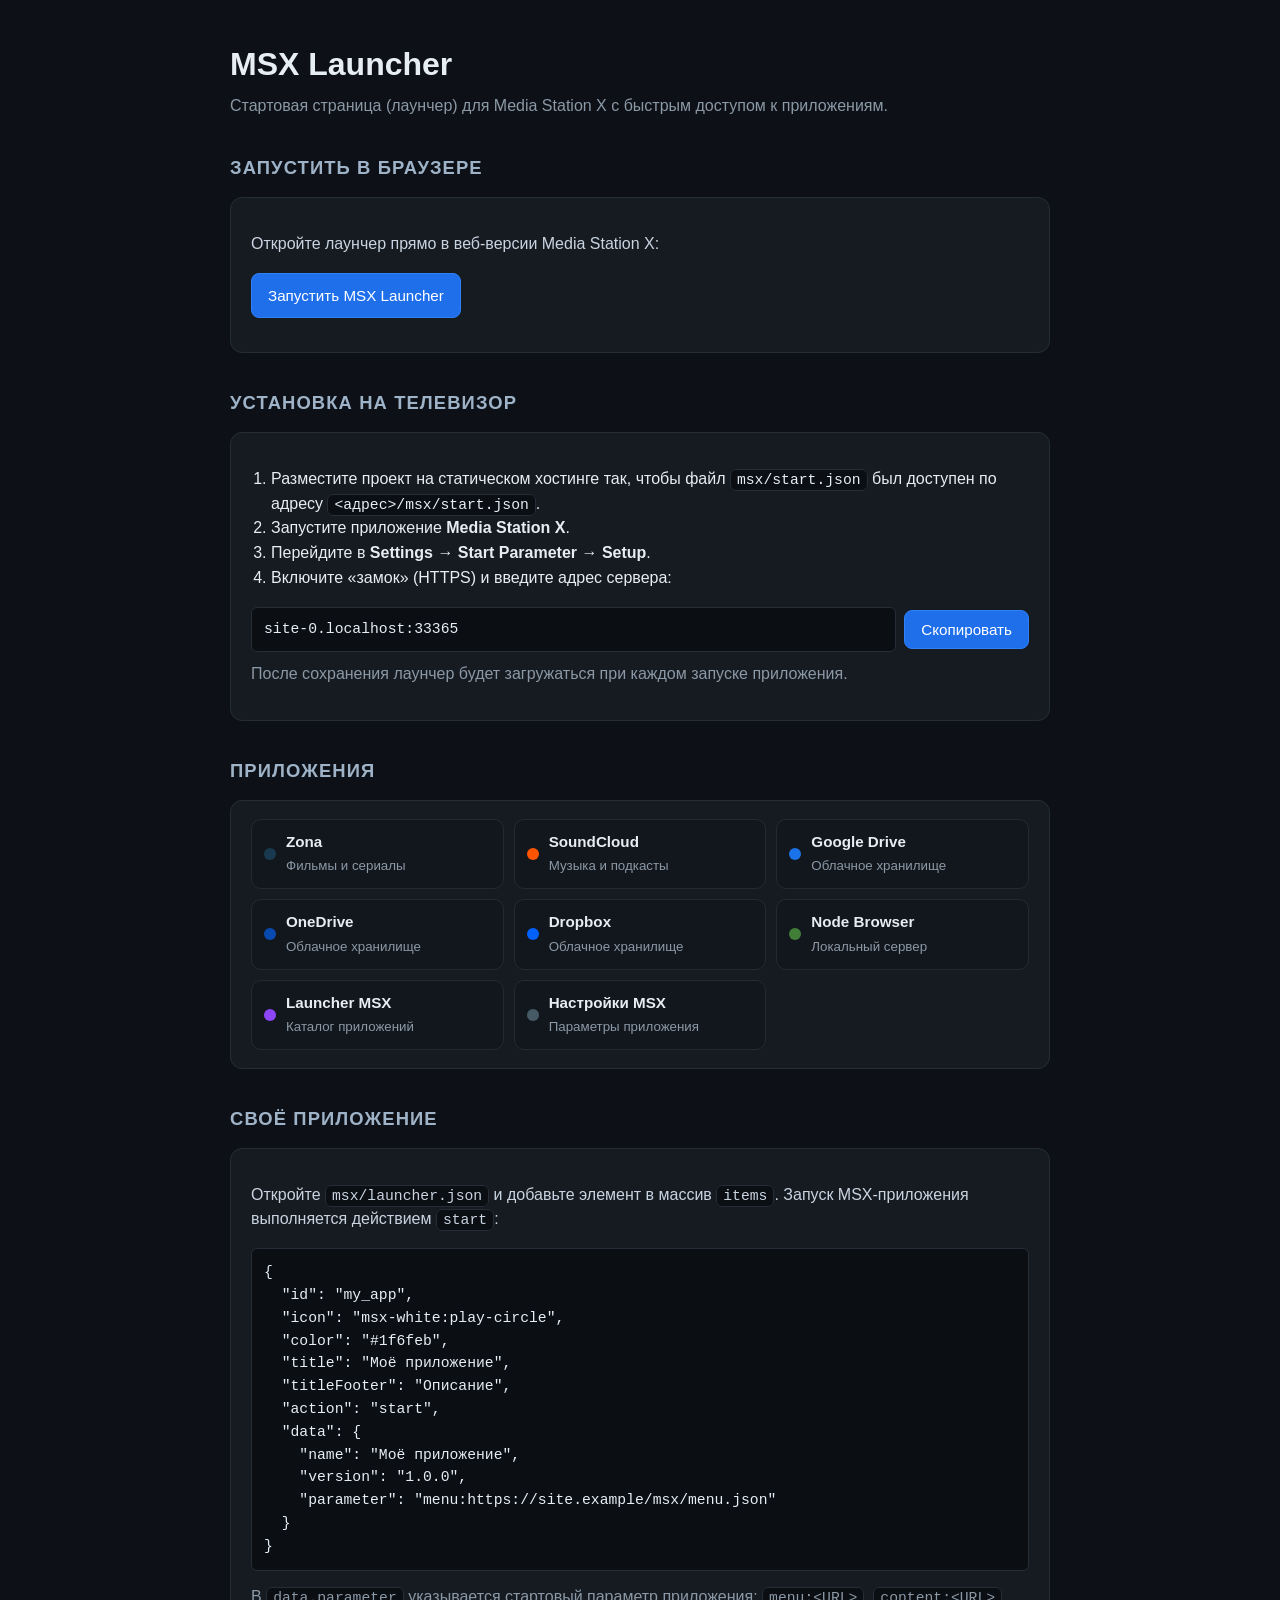
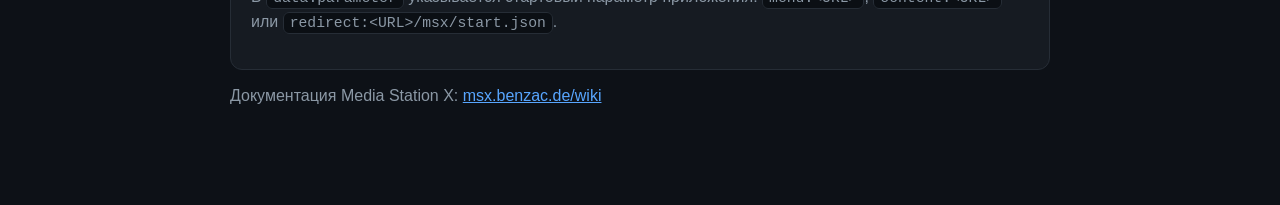
<file: index.html>
<!DOCTYPE html>
<html lang="ru">
<head>
<meta charset="UTF-8"/>
<meta name="viewport" content="width=device-width, initial-scale=1"/>
<title>MSX Launcher</title>
<style>
  :root { color-scheme: dark; }
  * { box-sizing: border-box; }
  body {
    margin: 0;
    font-family: -apple-system, "Segoe UI", Roboto, Arial, sans-serif;
    background: #0d1117;
    color: #e6edf3;
    line-height: 1.55;
  }
  main { max-width: 860px; margin: 0 auto; padding: 40px 20px 80px; }
  h1 { font-size: 2rem; margin: 0 0 4px; }
  h2 { font-size: 1.15rem; margin: 36px 0 10px; color: #9fb3c8; text-transform: uppercase; letter-spacing: .06em; }
  p { color: #c9d4e0; }
  .sub { color: #8b98a5; margin-top: 0; }
  a { color: #58a6ff; }
  .card {
    background: #161b22;
    border: 1px solid #262d36;
    border-radius: 12px;
    padding: 18px 20px;
    margin: 14px 0;
  }
  ol, ul { padding-left: 20px; }
  code, .mono {
    font-family: ui-monospace, "Cascadia Code", Consolas, monospace;
    background: #0b0f14;
    border: 1px solid #262d36;
    border-radius: 6px;
    padding: 2px 6px;
    font-size: .92em;
    word-break: break-all;
  }
  .copy-row { display: flex; gap: 8px; align-items: center; flex-wrap: wrap; margin: 10px 0; }
  .copy-row .mono { flex: 1 1 260px; padding: 10px 12px; }
  button, .btn {
    cursor: pointer;
    border: 1px solid #2f81f7;
    background: #1f6feb;
    color: #fff;
    border-radius: 8px;
    padding: 10px 16px;
    font-size: .95rem;
    text-decoration: none;
    display: inline-block;
  }
  button.ghost { background: transparent; color: #58a6ff; }
  .grid { display: grid; grid-template-columns: repeat(auto-fill, minmax(220px, 1fr)); gap: 10px; }
  .app { display: flex; gap: 10px; align-items: center; background: #12171e; border: 1px solid #232a33; border-radius: 10px; padding: 10px 12px; }
  .dot { width: 12px; height: 12px; border-radius: 50%; flex: 0 0 auto; }
  .app b { display: block; font-size: .95rem; }
  .app small { color: #8b98a5; }
  .warn { display: none; }
  .warn.show { display: block; border-color: #8a6d00; background: #241f07; }
</style>
</head>
<body>
<main>
  <h1>MSX Launcher</h1>
  <p class="sub">Стартовая страница (лаунчер) для Media Station X с быстрым доступом к приложениям.</p>

  <div id="warn" class="card warn">
    Страница открыта не по HTTP(S). Для запуска нужен веб-адрес: разместите папку проекта на любом статическом хостинге
    (GitHub Pages, Netlify, локальный веб-сервер) и откройте страницу оттуда.
  </div>

  <h2>Запустить в браузере</h2>
  <div class="card">
    <p>Откройте лаунчер прямо в веб-версии Media Station X:</p>
    <p><a id="launchLink" class="btn" href="#">Запустить MSX Launcher</a></p>
  </div>

  <h2>Установка на телевизор</h2>
  <div class="card">
    <ol>
      <li>Разместите проект на статическом хостинге так, чтобы файл <code>msx/start.json</code> был доступен по адресу <code>&lt;адрес&gt;/msx/start.json</code>.</li>
      <li>Запустите приложение <b>Media Station X</b>.</li>
      <li>Перейдите в <b>Settings → Start Parameter → Setup</b>.</li>
      <li>Включите «замок» (HTTPS) и введите адрес сервера:</li>
    </ol>
    <div class="copy-row">
      <span id="serverString" class="mono">—</span>
      <button id="copyServer">Скопировать</button>
    </div>
    <p class="sub">После сохранения лаунчер будет загружаться при каждом запуске приложения.</p>
  </div>

  <h2>Приложения</h2>
  <div class="card">
    <div class="grid">
      <div class="app"><span class="dot" style="background:#19394f"></span><span><b>Zona</b><small>Фильмы и сериалы</small></span></div>
      <div class="app"><span class="dot" style="background:#ff5500"></span><span><b>SoundCloud</b><small>Музыка и подкасты</small></span></div>
      <div class="app"><span class="dot" style="background:#1a73e8"></span><span><b>Google Drive</b><small>Облачное хранилище</small></span></div>
      <div class="app"><span class="dot" style="background:#094ab1"></span><span><b>OneDrive</b><small>Облачное хранилище</small></span></div>
      <div class="app"><span class="dot" style="background:#0061fe"></span><span><b>Dropbox</b><small>Облачное хранилище</small></span></div>
      <div class="app"><span class="dot" style="background:#417e38"></span><span><b>Node Browser</b><small>Локальный сервер</small></span></div>
      <div class="app"><span class="dot" style="background:#8c45f7"></span><span><b>Launcher MSX</b><small>Каталог приложений</small></span></div>
      <div class="app"><span class="dot" style="background:#455a64"></span><span><b>Настройки MSX</b><small>Параметры приложения</small></span></div>
    </div>
  </div>

  <h2>Своё приложение</h2>
  <div class="card">
    <p>Откройте <code>msx/launcher.json</code> и добавьте элемент в массив <code>items</code>. Запуск MSX-приложения выполняется действием <code>start</code>:</p>
<pre class="mono" style="padding:12px;overflow:auto">{
  "id": "my_app",
  "icon": "msx-white:play-circle",
  "color": "#1f6feb",
  "title": "Моё приложение",
  "titleFooter": "Описание",
  "action": "start",
  "data": {
    "name": "Моё приложение",
    "version": "1.0.0",
    "parameter": "menu:https://site.example/msx/menu.json"
  }
}</pre>
    <p class="sub">В <code>data.parameter</code> указывается стартовый параметр приложения: <code>menu:&lt;URL&gt;</code>, <code>content:&lt;URL&gt;</code> или <code>redirect:&lt;URL&gt;/msx/start.json</code>.</p>
  </div>

  <p class="sub">Документация Media Station X: <a href="https://msx.benzac.de/wiki/index.php?title=Welcome">msx.benzac.de/wiki</a></p>
</main>

<script>
  (function () {
    var here = location.href.split(/[?#]/)[0].replace(/index\.html$/, '');
    var launcherUrl = here + 'msx/launcher.json';
    var isWeb = location.protocol === 'http:' || location.protocol === 'https:';

    var launchLink = document.getElementById('launchLink');
    launchLink.href = 'https://msx.benzac.de/?start=content:' + encodeURI(launcherUrl);

    var serverString = document.getElementById('serverString');
    if (isWeb) {
      serverString.textContent = location.host + location.pathname.replace(/index\.html$/, '').replace(/\/$/, '');
    } else {
      document.getElementById('warn').classList.add('show');
    }

    document.getElementById('copyServer').addEventListener('click', function () {
      var text = serverString.textContent;
      if (!text || text === '—') { return; }
      navigator.clipboard.writeText(text).then(function () {
        var b = document.getElementById('copyServer');
        b.textContent = 'Скопировано';
        setTimeout(function () { b.textContent = 'Скопировать'; }, 1500);
      });
    });
  })();
</script>
</body>
</html>
</file>
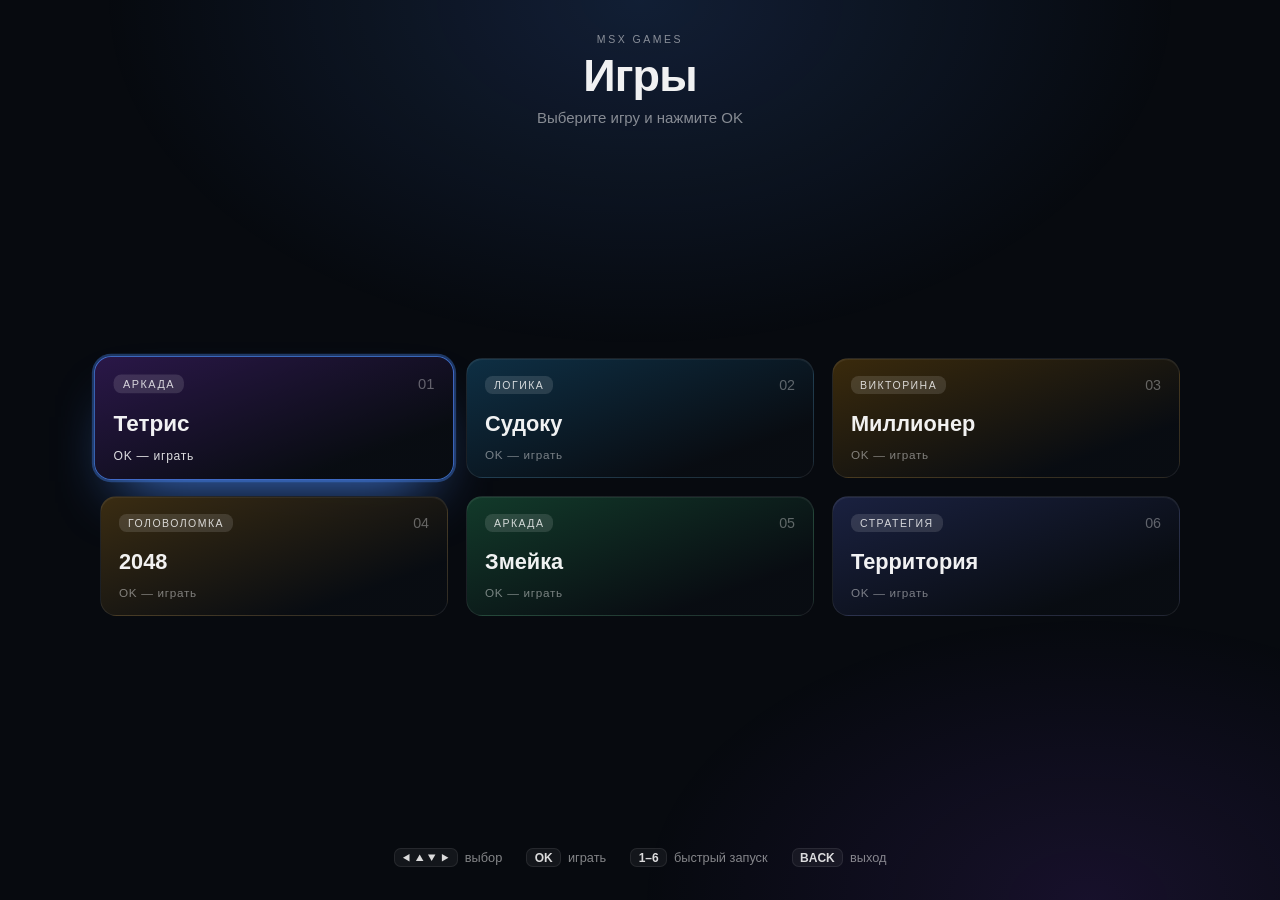
<file: msx/game/index.html>
<!DOCTYPE html>
<html lang="ru">
<head>
<meta charset="UTF-8"/>
<meta name="viewport" content="width=device-width, initial-scale=1"/>
<title>Игры — MSX</title>
<style>
  :root{
    color-scheme: dark;
    --bg:#070a0f;
    --line:rgba(255,255,255,.08);
    --text:rgba(255,255,255,.94);
    --muted:rgba(255,255,255,.5);
    --accent:#4c8dff;
  }
  *{box-sizing:border-box;}
  html{font-size:clamp(15px,1.05vw,24px);}
  html,body{height:100%;margin:0;overflow:hidden;}
  body{
    background:var(--bg);
    color:var(--text);
    font-family:-apple-system,BlinkMacSystemFont,"Segoe UI",Roboto,Arial,sans-serif;
    -webkit-font-smoothing:antialiased;
    user-select:none;
    -webkit-tap-highlight-color:transparent;
  }
  body::before{
    content:"";
    position:fixed;
    inset:0;
    pointer-events:none;
    background:
      radial-gradient(60% 55% at 50% 0%,rgba(76,141,255,.16),transparent 70%),
      radial-gradient(50% 45% at 85% 100%,rgba(140,69,247,.12),transparent 70%);
  }
  #app{
    position:relative;
    height:100%;
    display:flex;
    flex-direction:column;
    padding:2.2rem 2.6rem;
  }
  .head{text-align:center;}
  .brand{font-size:.7rem;letter-spacing:.24em;text-transform:uppercase;color:var(--muted);}
  .head h1{margin:.3rem 0 0;font-size:3rem;font-weight:650;letter-spacing:-.02em;}
  .head .sub{margin:.5rem 0 0;color:var(--muted);font-size:1rem;}
  .grid-wrap{
    flex:1;
    min-height:0;
    display:flex;
    align-items:center;
    justify-content:center;
    padding:2rem 0;
  }
  .grid{
    --cols:1;
    display:grid;
    grid-template-columns:repeat(var(--cols),1fr);
    gap:1.2rem;
    width:100%;
    max-width:72rem;
  }
  .card{
    position:relative;
    display:flex;
    flex-direction:column;
    min-height:11rem;
    padding:1.5rem;
    border-radius:1.3rem;
    border:1px solid var(--line);
    background:linear-gradient(160deg,var(--card) 0%,rgba(9,13,19,.94) 78%);
    box-shadow:inset 0 1px 0 rgba(255,255,255,.06);
    transition:transform .12s ease,border-color .12s ease,box-shadow .12s ease;
  }
  .card-head{display:flex;align-items:center;gap:.6rem;}
  .tag{
    padding:.2rem .6rem;
    border-radius:.5rem;
    background:rgba(255,255,255,.12);
    font-size:.7rem;
    letter-spacing:.14em;
    text-transform:uppercase;
    color:rgba(255,255,255,.8);
  }
  .num{margin-left:auto;color:rgba(255,255,255,.35);font-size:1.1rem;font-variant-numeric:tabular-nums;}
  .card h2{margin:auto 0 0;font-size:1.9rem;font-weight:650;}
  .card p{margin:.45rem 0 0;font-size:.92rem;color:rgba(255,255,255,.6);}
  .card-hint{
    margin-top:1.2rem;
    font-size:.82rem;
    letter-spacing:.06em;
    color:rgba(255,255,255,.45);
  }
  .card.sel{
    border-color:rgba(76,141,255,.7);
    transform:scale(1.035);
    box-shadow:0 0 0 2px rgba(76,141,255,.35),0 30px 60px -28px rgba(76,141,255,.9);
  }
  .card.sel .card-hint{color:rgba(255,255,255,.85);}
  .grid.dense .card{min-height:8rem;padding:1.1rem 1.2rem;border-radius:1.1rem;}
  .grid.dense .card h2{font-size:1.45rem;}
  .grid.dense .card p{display:none;}
  .grid.dense .card-hint{margin-top:.7rem;font-size:.78rem;}
  .grid.dense .num{font-size:.95rem;}
  .empty{color:var(--muted);text-align:center;font-size:1rem;}
  .hint-bar{
    display:flex;
    flex-wrap:wrap;
    gap:.5rem 1.6rem;
    justify-content:center;
    color:var(--muted);
    font-size:.85rem;
  }
  .hint-bar span{display:inline-flex;align-items:center;gap:.45rem;}
  .kbd{
    border:1px solid var(--line);
    background:rgba(255,255,255,.05);
    border-radius:.45rem;
    padding:.1rem .5rem;
    color:rgba(255,255,255,.85);
    font-size:.8rem;
  }
</style>
</head>
<body>
<div id="app">
  <header class="head">
    <div class="brand">MSX Games</div>
    <h1>Игры</h1>
    <p class="sub">Выберите игру и нажмите OK</p>
  </header>

  <div class="grid-wrap">
    <main id="grid" class="grid"></main>
  </div>

  <footer class="hint-bar">
    <span><b class="kbd">◀ ▲ ▼ ▶</b> выбор</span>
    <span><b class="kbd">OK</b> играть</span>
    <span><b class="kbd">1–6</b> быстрый запуск</span>
    <span><b class="kbd">BACK</b> выход</span>
  </footer>
</div>

<script src="common.js"></script>
<script>
(function () {
  var GAMES = [
    {
      title: 'Тетрис',
      sub: 'Классика с тенью фигуры, запасом и уровнями',
      tag: 'Аркада',
      color: '#2A1748',
      url: 'tetris/index.html'
    },
    {
      title: 'Судоку',
      sub: 'Цифры прямо с пульта, заметки и подсказки',
      tag: 'Логика',
      color: '#0E2F44',
      url: 'sudoku/index.html'
    },
    {
      title: 'Миллионер',
      sub: '15 вопросов, 50:50, зал и звонок другу',
      tag: 'Викторина',
      color: '#3A2A0C',
      url: 'millionaire/index.html'
    },
    {
      title: '2048',
      sub: 'Складывайте плитки, поле до 6×6',
      tag: 'Головоломка',
      color: '#3A2C12',
      url: '2048/index.html'
    },
    {
      title: 'Змейка',
      sub: 'Три скорости, со стенами или без',
      tag: 'Аркада',
      color: '#123A2A',
      url: 'snake/index.html'
    },
    {
      title: 'Территория',
      sub: 'Большая карта и умные соперники',
      tag: 'Стратегия',
      color: '#1A2140',
      url: 'territory/index.html'
    }
  ];

  var grid = document.getElementById('grid');
  var cards = [];
  var index = 0;
  var cols = 1;

  function update() {
    for (var i = 0; i < cards.length; i++) {
      cards[i].classList.toggle('sel', i === index);
    }
  }

  function buildCard(game, i) {
    var card = document.createElement('article');
    card.className = 'card';
    card.style.setProperty('--card', game.color || '#14304A');

    var head = document.createElement('div');
    head.className = 'card-head';

    var tag = document.createElement('span');
    tag.className = 'tag';
    tag.textContent = game.tag || 'Игра';

    var num = document.createElement('span');
    num.className = 'num';
    num.textContent = (i < 9 ? '0' : '') + (i + 1);

    head.appendChild(tag);
    head.appendChild(num);

    var title = document.createElement('h2');
    title.textContent = game.title;

    var sub = document.createElement('p');
    sub.textContent = game.sub || '';

    var hint = document.createElement('div');
    hint.className = 'card-hint';
    hint.textContent = 'OK — играть';

    card.appendChild(head);
    card.appendChild(title);
    card.appendChild(sub);
    card.appendChild(hint);
    return card;
  }

  function render() {
    grid.innerHTML = '';
    cards = [];
    if (!GAMES.length) {
      var empty = document.createElement('div');
      empty.className = 'empty';
      empty.textContent = 'Игр пока нет';
      grid.appendChild(empty);
      return;
    }
    cols = Math.min(GAMES.length, 3);
    grid.style.setProperty('--cols', cols);
    grid.classList.toggle('dense', GAMES.length > 4);
    for (var i = 0; i < GAMES.length; i++) {
      var card = buildCard(GAMES[i], i);
      grid.appendChild(card);
      cards.push(card);
    }
    if (index >= GAMES.length) { index = 0; }
    update();
  }

  function move(dx, dy) {
    var n = GAMES.length;
    var next = index;
    if (dx) {
      var x = index + dx;
      if (x >= 0 && x < n) { next = x; }
    }
    if (dy) {
      var y = index + dy * cols;
      if (y >= 0 && y < n) { next = y; }
    }
    if (next !== index) {
      index = next;
      update();
    }
  }

  function open() {
    var game = GAMES[index];
    if (game) { location.href = game.url; }
  }

  function exit() {
    // Страница открыта действием link внутри MSX: history.back() возвращает в приложение (лаунчер восстанавливается).
    if (history.length > 1) { history.back(); return; }
    var currentUrl = location.href.split(/[?#]/)[0];
    var launcherUrl = currentUrl.replace(/msx\/game\/index\.html$/, 'msx/launcher.json');
    location.href = 'https://msx.benzac.de/?start=content:' + encodeURI(launcherUrl);
  }

  function onKeyDown(e) {
    var k = MSX.keyOf(e);
    if (!k) { return; }
    e.preventDefault();
    if (e.repeat && (k === 'ok' || k === 'back')) { return; }

    if (k === 'left') { move(-1, 0); }
    else if (k === 'right') { move(1, 0); }
    else if (k === 'up') { move(0, -1); }
    else if (k === 'down') { move(0, 1); }
    else if (k === 'ok') { open(); }
    else if (k === 'back') { exit(); }
    else if (k >= '1' && k <= '9' && +k <= GAMES.length) {
      index = +k - 1;
      update();
      open();
    }
  }

  document.addEventListener('keydown', onKeyDown);
  // стрелки в подсказках — SVG, в шрифтах ТВ этих символов может не быть
  var kbds = document.querySelectorAll('.kbd');
  for (var q = 0; q < kbds.length; q++) { MSX.iconize(kbds[q]); }
  render();
})();
</script>
</body>
</html>
</file>
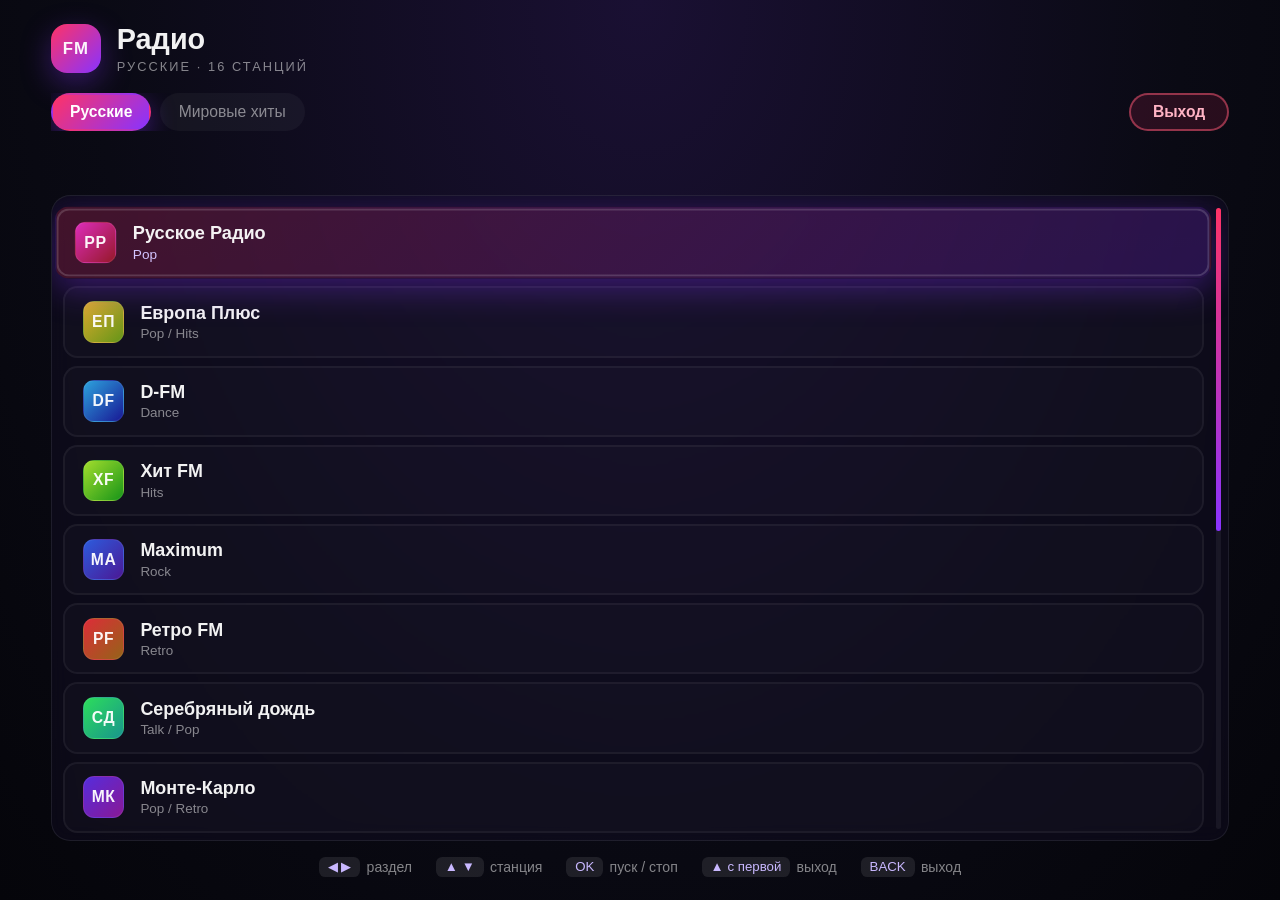
<file: msx/apps/radio/index.html>
<!DOCTYPE html>
<html lang="ru">
<head>
<meta charset="UTF-8"/>
<meta name="viewport" content="width=device-width, initial-scale=1"/>
<title>Радио</title>
<style>
  :root{
    color-scheme: dark;
    --line:rgba(255,255,255,.08);
    --text:rgba(255,255,255,.95);
    --muted:rgba(255,255,255,.5);
    --accent:#8833ff;
    --hot:#ff3366;
    --live:#33e07a;
  }
  *{box-sizing:border-box;}
  html{font-size:clamp(16px,1.1vw,26px);}
  html,body{height:100%;margin:0;overflow:hidden;}
  body{
    background:radial-gradient(ellipse at top,#1a1033 0%,#0a0a14 60%,#05050a 100%);
    color:var(--text);
    font-family:-apple-system,BlinkMacSystemFont,"Segoe UI",Roboto,Arial,sans-serif;
    -webkit-font-smoothing:antialiased;
    user-select:none;
    -webkit-tap-highlight-color:transparent;
  }
  #app{position:relative;height:100%;display:flex;flex-direction:column;padding:2.6vh 4vw;}

  .header{display:flex;align-items:center;gap:1rem;flex-shrink:0;}
  .logo{
    width:3.1rem;height:3.1rem;border-radius:1rem;flex-shrink:0;
    background:linear-gradient(135deg,var(--hot) 0%,var(--accent) 100%);
    display:flex;align-items:center;justify-content:center;
    font-weight:800;font-size:1.05rem;letter-spacing:.06em;
    box-shadow:0 10px 30px rgba(136,51,255,.35);
  }
  .header h1{margin:0;font-size:1.8rem;font-weight:700;}
  .header .sub{color:var(--muted);font-size:.8rem;letter-spacing:.16em;text-transform:uppercase;margin-top:.15rem;}

  .topbar{display:flex;align-items:center;gap:.6rem;margin-top:1.2rem;flex-shrink:0;}
  .chips{display:flex;gap:.55rem;flex:1;min-width:0;overflow:hidden;}
  .chip{
    padding:.5rem 1.05rem;border-radius:999px;
    border:2px solid transparent;background:rgba(255,255,255,.04);
    color:var(--muted);font-size:.98rem;white-space:nowrap;
    transition:all .15s ease;
  }
  .chip.on{
    color:#fff;font-weight:600;
    background:linear-gradient(135deg,var(--hot) 0%,var(--accent) 100%);
    box-shadow:0 8px 26px rgba(136,51,255,.4);
  }
  .chip.focus{border-color:rgba(255,255,255,.92);box-shadow:0 0 0 4px rgba(255,255,255,.16),0 10px 30px rgba(136,51,255,.45);}
  .exit-chip{
    flex-shrink:0;padding:.5rem 1.35rem;border-radius:999px;
    border:2px solid rgba(255,90,120,.5);background:rgba(255,51,102,.13);
    color:#ffb3c4;font-size:.98rem;font-weight:600;white-space:nowrap;
    transition:all .15s ease;
  }
  .exit-chip.focus{
    border-color:#ff5a78;color:#fff;
    background:linear-gradient(135deg,var(--hot) 0%,#cc2255 100%);
    box-shadow:0 0 0 5px rgba(255,90,120,.25),0 10px 32px rgba(255,51,102,.5);
    transform:scale(1.05);
  }

  .nowplaying{
    display:flex;visibility:hidden;align-items:center;gap:.7rem;flex-shrink:0;
    margin-top:.9rem;padding:.55rem 1.1rem;border-radius:.9rem;
    border:1px solid var(--line);background:rgba(255,255,255,.04);
    font-size:.92rem;color:var(--text);overflow:hidden;
  }
  .nowplaying.show{visibility:visible;}
  .nowplaying.live{border-color:rgba(51,224,122,.3);background:rgba(51,224,122,.08);}
  .nowplaying.bad{border-color:rgba(255,90,120,.35);background:rgba(255,51,102,.08);color:#ffc2cd;}
  .nowplaying .dot{
    width:.6rem;height:.6rem;border-radius:50%;flex-shrink:0;
    background:rgba(255,255,255,.35);
  }
  .nowplaying.live .dot{background:var(--live);box-shadow:0 0 12px rgba(51,224,122,.9);}
  .nowplaying.bad .dot{background:#ff5a78;}
  .nowplaying .np-state{font-size:.78rem;letter-spacing:.14em;color:var(--muted);}
  .nowplaying .np-name{font-weight:650;color:#fff;white-space:nowrap;overflow:hidden;text-overflow:ellipsis;}
  .nowplaying .np-hint{margin-left:auto;color:rgba(255,255,255,.6);white-space:nowrap;}

  .list-viewport{
    position:relative;flex:1;min-height:0;margin-top:.9rem;
    border-radius:1.2rem;overflow:hidden;
    background:rgba(20,15,40,.42);border:1px solid var(--line);
    -webkit-backdrop-filter:blur(10px);backdrop-filter:blur(10px);
  }
  .list-track{
    position:absolute;top:0;left:0;right:0;
    padding:.7rem 1.5rem .7rem .7rem;
    transition:transform .22s cubic-bezier(.22,1,.36,1);
    will-change:transform;
  }
  ul{list-style:none;margin:0;padding:0;}

  li{
    display:flex;align-items:center;gap:1rem;
    padding:.8rem 1.1rem;margin-bottom:.5rem;border-radius:.9rem;
    border:2px solid rgba(255,255,255,.05);background:rgba(255,255,255,.02);
    transition:transform .12s ease,background .12s ease,border-color .12s ease,box-shadow .12s ease;
  }
  li .avatar{
    width:2.6rem;height:2.6rem;border-radius:.7rem;flex-shrink:0;
    display:flex;align-items:center;justify-content:center;
    font-weight:700;font-size:.98rem;letter-spacing:.04em;
    border:1px solid rgba(255,255,255,.08);
  }
  li .info{flex:1;min-width:0;}
  li .name{font-size:1.12rem;font-weight:550;white-space:nowrap;overflow:hidden;text-overflow:ellipsis;}
  li .tag{font-size:.84rem;color:var(--muted);margin-top:.15rem;white-space:nowrap;overflow:hidden;text-overflow:ellipsis;}
  li .onair{
    flex-shrink:0;display:none;align-items:center;gap:.45rem;
    color:var(--live);font-size:.78rem;letter-spacing:.14em;
  }
  li .onair::before{
    content:"";width:.5rem;height:.5rem;border-radius:50%;
    background:var(--live);box-shadow:0 0 12px rgba(51,224,122,.9);
  }
  li.playing .onair{display:inline-flex;}
  li.sel{
    border-color:transparent;transform:scale(1.015);transform-origin:center center;
    background:linear-gradient(135deg,rgba(255,51,102,.22) 0%,rgba(136,51,255,.22) 100%);
    box-shadow:0 10px 34px rgba(136,51,255,.35),inset 0 0 0 2px rgba(255,255,255,.16);
  }
  li.sel .name{font-weight:650;}
  li.sel .tag{color:#d4c5ff;}
  li:last-child{margin-bottom:0;}

  .scroll-indicator{
    position:absolute;right:.45rem;top:.7rem;bottom:.7rem;width:5px;
    background:rgba(255,255,255,.06);border-radius:3px;pointer-events:none;
  }
  .scroll-thumb{
    position:absolute;left:0;width:100%;border-radius:3px;
    background:linear-gradient(180deg,var(--hot) 0%,var(--accent) 100%);
    transition:top .22s ease-out,height .22s ease-out;
  }

  .hints{
    flex-shrink:0;display:flex;flex-wrap:wrap;gap:.4rem 1.5rem;justify-content:center;
    color:var(--muted);font-size:.88rem;padding-top:1rem;
  }
  .hints span{display:inline-flex;align-items:center;gap:.4rem;}
  .hints kbd{
    padding:.15rem .55rem;border-radius:.4rem;font-family:inherit;font-size:.83rem;
    background:rgba(255,255,255,.09);color:#c9b8ff;
  }
</style>
</head>
<body>
<div id="app">
  <div class="header">
    <div class="logo">FM</div>
    <div>
      <h1>Радио</h1>
      <div class="sub" id="subtitle">Интернет-радио</div>
    </div>
  </div>

  <div class="topbar">
    <div class="chips" id="chips"></div>
    <div class="exit-chip" id="exitChip">Выход</div>
  </div>

  <div class="nowplaying" id="nowplaying">
    <span class="dot"></span>
    <span class="np-state" id="np-state"></span>
    <span class="np-name" id="np-name"></span>
    <span class="np-hint" id="np-hint">OK — стоп</span>
  </div>

  <div class="list-viewport" id="viewport">
    <div class="list-track" id="track">
      <ul id="station-list"></ul>
    </div>
    <div class="scroll-indicator"><div class="scroll-thumb" id="scroll-thumb"></div></div>
  </div>

  <div class="hints">
    <span><kbd>◀ ▶</kbd> раздел</span>
    <span><kbd>▲ ▼</kbd> станция</span>
    <span><kbd>OK</kbd> пуск / стоп</span>
    <span><kbd>▲ с первой</kbd> выход</span>
    <span><kbd>BACK</kbd> выход</span>
  </div>
</div>

<audio id="audio" preload="none"></audio>

<script>
(function () {
  var CATEGORIES = [
    {
      name: 'Русские',
      stations: [
        { name: 'Русское Радио', url: 'https://rusradio.hostingradio.ru/rusradio128.mp3', tag: 'Pop' },
        { name: 'Европа Плюс', url: 'https://ep256.hostingradio.ru:8052/europaplus256.mp3', tag: 'Pop / Hits' },
        { name: 'D-FM', url: 'https://dfm.hostingradio.ru/dfm128.mp3', tag: 'Dance' },
        { name: 'Хит FM', url: 'https://hitfm.hostingradio.ru/hitfm128.mp3', tag: 'Hits' },
        { name: 'Maximum', url: 'https://maximum.hostingradio.ru/maximum128.mp3', tag: 'Rock' },
        { name: 'Ретро FM', url: 'https://retroserver.streamr.ru:8043/retro256.mp3', tag: 'Retro' },
        { name: 'Серебряный дождь', url: 'https://silverrain.hostingradio.ru/silver128.mp3', tag: 'Talk / Pop' },
        { name: 'Монте-Карло', url: 'https://montecarlo.hostingradio.ru/montecarlo128.mp3', tag: 'Pop / Retro' },
        { name: 'Radio Record', url: 'https://radiorecord.hostingradio.ru/rr_main96.aacp', tag: 'Dance / EDM' },
        { name: 'Record Deep', url: 'https://radiorecord.hostingradio.ru/deep96.aacp', tag: 'Deep House' },
        { name: 'Record Techno', url: 'https://radiorecord.hostingradio.ru/techno96.aacp', tag: 'Techno' },
        { name: 'Record Trancemission', url: 'https://radiorecord.hostingradio.ru/tm96.aacp', tag: 'Trance' },
        { name: 'Record Goa / Psy', url: 'https://radiorecord.hostingradio.ru/goa96.aacp', tag: 'Psy Trance' },
        { name: 'Record Rock', url: 'https://radiorecord.hostingradio.ru/rock96.aacp', tag: 'Rock' },
        { name: 'Record Rap', url: 'https://radiorecord.hostingradio.ru/rap96.aacp', tag: 'Hip-Hop' },
        { name: 'Record Pirate Station', url: 'https://radiorecord.hostingradio.ru/ps96.aacp', tag: 'Drum & Bass' }
      ]
    },
    {
      name: 'Мировые хиты',
      stations: [
        { name: 'Radio Paradise Main', url: 'https://stream.radioparadise.com/mp3-128', tag: 'Eclectic Rock' },
        { name: 'Radio Paradise Rock', url: 'https://stream.radioparadise.com/rock-128', tag: 'Rock Mix' },
        { name: 'Radio Paradise Mellow', url: 'https://stream.radioparadise.com/mellow-128', tag: 'Mellow' },
        { name: 'Radio Paradise Global', url: 'https://stream.radioparadise.com/global-128', tag: 'World Music' },
        { name: 'Radio Paradise Eclectic', url: 'https://stream.radioparadise.com/eclectic-128', tag: 'Eclectic' },
        { name: 'KEXP Live', url: 'https://kexp-mp3-128.streamguys1.com/kexp128.mp3', tag: 'Indie / Alt' },
        { name: 'Classic FM UK', url: 'https://media-ice.musicradio.com/ClassicFMMP3', tag: 'Classical' },
        { name: 'Smooth UK', url: 'https://media-ice.musicradio.com/SmoothUKMP3', tag: 'Easy Listening' },
        { name: 'Capital FM', url: 'https://media-ice.musicradio.com/CapitalMP3', tag: 'Pop Hits' }
      ]
    }
  ];

  var KEY_OK_ENTER = 13;
  var KEY_OK_SPACE = 32;
  var KEY_LEFT = 37;
  var KEY_UP = 38;
  var KEY_RIGHT = 39;
  var KEY_DOWN = 40;
  var BACK_CODES = [8, 27, 166, 461, 10009, 4, 100, 101, 154];

  var zone = 'list';
  var catIndex = 0;
  var topIndex = 0;
  var stationIndex = 0;
  var lastPos = [];
  var cur = { cat: -1, idx: -1 };
  var isPlaying = false;
  var itemPositions = [];
  var stationEls = [];
  var trackHeight = 0;
  var viewportHeight = 0;

  var audio = document.getElementById('audio');
  var track = document.getElementById('track');
  var chipsEl = document.getElementById('chips');
  var exitChip = document.getElementById('exitChip');
  var listEl = document.getElementById('station-list');
  var viewport = document.getElementById('viewport');
  var thumb = document.getElementById('scroll-thumb');
  var subtitle = document.getElementById('subtitle');
  var nowplaying = document.getElementById('nowplaying');
  var npState = document.getElementById('np-state');
  var npName = document.getElementById('np-name');
  var npHint = document.getElementById('np-hint');

  function isOk(code) { return code === KEY_OK_ENTER || code === KEY_OK_SPACE; }
  function isBack(code) { return BACK_CODES.indexOf(code) !== -1; }
  function isArrow(code) {
    return code === KEY_LEFT || code === KEY_RIGHT || code === KEY_UP || code === KEY_DOWN;
  }

  function initials(name) {
    var parts = String(name).replace(/[^0-9A-Za-zА-Яа-яЁё\s-]+/g, ' ').trim().split(/[\s-]+/);
    var a = parts[0] ? parts[0].charAt(0) : 'F';
    var b = parts[1] ? parts[1].charAt(0) : (parts[0] ? parts[0].charAt(1) : 'M');
    return (a + (b || '')).toUpperCase();
  }

  function avatarStyle(name) {
    var h = 0;
    for (var i = 0; i < name.length; i++) { h = (h * 31 + name.charCodeAt(i)) % 360; }
    return 'background:linear-gradient(135deg,hsl(' + h + ',72%,52%) 0%,hsl(' + ((h + 40) % 360) + ',72%,34%) 100%)';
  }

  function currentStations() { return CATEGORIES[catIndex].stations; }
  function onExitChip() { return topIndex >= CATEGORIES.length; }

  function renderTop() {
    chipsEl.innerHTML = '';
    for (var i = 0; i < CATEGORIES.length; i++) {
      var chip = document.createElement('div');
      chip.className = 'chip' + (i === catIndex ? ' on' : '') + (zone === 'top' && i === topIndex ? ' focus' : '');
      chip.textContent = CATEGORIES[i].name;
      chipsEl.appendChild(chip);
    }
    exitChip.className = 'exit-chip' + (zone === 'top' && onExitChip() ? ' focus' : '');
    subtitle.textContent = CATEGORIES[catIndex].name + ' · ' + CATEGORIES[catIndex].stations.length + ' станций';
  }

  function renderList() {
    var stations = currentStations();
    listEl.innerHTML = '';
    stationEls = [];
    for (var i = 0; i < stations.length; i++) {
      var s = stations[i];
      var li = document.createElement('li');
      var avatar = document.createElement('div');
      avatar.className = 'avatar';
      avatar.textContent = initials(s.name);
      avatar.setAttribute('style', avatarStyle(s.name));
      var info = document.createElement('div');
      info.className = 'info';
      var name = document.createElement('div');
      name.className = 'name';
      name.textContent = s.name;
      var tag = document.createElement('div');
      tag.className = 'tag';
      tag.textContent = s.tag || '';
      info.appendChild(name);
      info.appendChild(tag);
      var onair = document.createElement('div');
      onair.className = 'onair';
      onair.textContent = 'В ЭФИРЕ';
      li.appendChild(avatar);
      li.appendChild(info);
      li.appendChild(onair);
      listEl.appendChild(li);
      stationEls.push(li);
    }
    refreshPlayingMark();
  }

  function recalcPositions() {
    var items = listEl.querySelectorAll('li');
    var padTop = parseFloat(getComputedStyle(track).paddingTop) || 0;
    var padBottom = parseFloat(getComputedStyle(track).paddingBottom) || 0;
    itemPositions = [];
    var y = padTop;
    for (var i = 0; i < items.length; i++) {
      var h = items[i].offsetHeight;
      var m = parseFloat(getComputedStyle(items[i]).marginBottom) || 0;
      itemPositions.push({ top: y, height: h });
      y += h + m;
    }
    trackHeight = y + padBottom;
  }

  function updateFocus() {
    for (var i = 0; i < stationEls.length; i++) {
      stationEls[i].classList.toggle('sel', zone === 'list' && i === stationIndex);
    }
    renderTop();
    updateScrollbar();
  }

  function updateScrollbar() {
    if (trackHeight <= viewportHeight || !itemPositions.length) {
      thumb.style.display = 'none';
      return;
    }
    thumb.style.display = 'block';
    var thumbH = Math.max(30, viewportHeight * viewportHeight / trackHeight);
    thumb.style.height = thumbH + 'px';
    var item = itemPositions[stationIndex] || { top: 0, height: 0 };
    var mid = item.top + item.height / 2;
    var ratio = (mid - viewportHeight / 2) / (trackHeight - viewportHeight);
    ratio = Math.max(0, Math.min(1, ratio));
    thumb.style.top = (ratio * (viewportHeight - thumbH)) + 'px';
  }

  function layout() {
    viewportHeight = viewport.clientHeight;
    recalcPositions();
    scrollTo(stationIndex, false);
  }

  function scrollTo(idx, animate) {
    if (!itemPositions[idx]) { return; }
    var item = itemPositions[idx];
    var target = 0;
    if (trackHeight > viewportHeight) {
      target = item.top + item.height / 2 - viewportHeight / 2;
      target = Math.max(0, Math.min(target, trackHeight - viewportHeight));
    }
    if (!animate) {
      track.style.transition = 'none';
      track.style.transform = 'translateY(-' + target + 'px)';
      void track.offsetHeight;
      track.style.transition = 'transform .22s cubic-bezier(.22,1,.36,1)';
    } else {
      track.style.transform = 'translateY(-' + target + 'px)';
    }
    updateScrollbar();
  }

  function renderAll() {
    renderTop();
    renderList();
    layout();
    updateFocus();
    refreshNowPlaying();
  }

  function switchCategoryTo(ci) {
    if (ci === catIndex) { renderTop(); return; }
    lastPos[catIndex] = stationIndex;
    catIndex = ci;
    topIndex = ci;
    stationIndex = Math.min(lastPos[catIndex] || 0, currentStations().length - 1);
    renderAll();
  }

  function enterTopMenu() {
    zone = 'top';
    topIndex = CATEGORIES.length;
    updateFocus();
  }

  function moveTop(dir) {
    var next = topIndex + dir;
    if (next < 0) { next = 0; }
    if (next > CATEGORIES.length) { next = CATEGORIES.length; }
    if (next === topIndex) { return; }
    topIndex = next;
    if (onExitChip() || topIndex === catIndex) {
      renderTop();
      return;
    }
    switchCategoryTo(topIndex);
  }

  function moveStation(dir) {
    if (dir < 0 && stationIndex === 0) { enterTopMenu(); return; }
    var next = stationIndex + dir;
    if (next < 0) { next = 0; }
    if (next > stationEls.length - 1) { next = stationEls.length - 1; }
    if (next === stationIndex) { return; }
    stationIndex = next;
    lastPos[catIndex] = stationIndex;
    updateFocus();
    scrollTo(stationIndex, true);
  }

  function switchCategory(dir) {
    var next = catIndex + dir;
    if (next < 0 || next > CATEGORIES.length - 1) { enterTopMenu(); return; }
    switchCategoryTo(next);
  }

  function setStrip(state, name, hint, cls) {
    nowplaying.className = 'nowplaying show' + (cls ? ' ' + cls : '');
    npState.textContent = state;
    npName.textContent = name || '';
    npHint.textContent = hint || '';
  }

  function refreshNowPlaying() {
    if (cur.cat < 0) {
      nowplaying.className = 'nowplaying';
      return;
    }
    var name = CATEGORIES[cur.cat].stations[cur.idx].name;
    if (isPlaying) { setStrip('В ЭФИРЕ', name, 'OK — стоп', 'live'); }
    else if (audio.src) { setStrip('ПАУЗА', name, 'OK — слушать', ''); }
  }

  function refreshPlayingMark() {
    for (var i = 0; i < stationEls.length; i++) {
      stationEls[i].classList.toggle('playing', isPlaying && cur.cat === catIndex && cur.idx === i);
    }
  }

  function startStream(ci, si) {
    var s = CATEGORIES[ci].stations[si];
    if (!s) { return; }
    cur.cat = ci;
    cur.idx = si;
    setStrip('ПОДКЛЮЧЕНИЕ', s.name, '', '');
    audio.src = s.url;
    audio.load();
    var p = audio.play();
    if (p && p.catch) {
      p.catch(function () {
        setStrip('ОШИБКА', s.name, 'OK — повторить', 'bad');
      });
    }
    refreshPlayingMark();
  }

  function stopStream() {
    audio.pause();
  }

  function toggleStation() {
    var s = currentStations()[stationIndex];
    if (!s) { return; }
    var same = (cur.cat === catIndex && cur.idx === stationIndex);
    if (same && isPlaying) { stopStream(); return; }
    if (same && audio.src && !isPlaying) {
      setStrip('ПОДКЛЮЧЕНИЕ', s.name, '', '');
      var p = audio.play();
      if (p && p.catch) { p.catch(function () { setStrip('ОШИБКА', s.name, 'OK — повторить', 'bad'); }); }
      return;
    }
    startStream(catIndex, stationIndex);
  }

  function activateTop() {
    if (onExitChip()) { exitApp(); return; }
    zone = 'list';
    updateFocus();
    scrollTo(stationIndex, true);
  }

  function exitApp() {
    audio.pause();
    audio.src = '';
    if (history.length > 1) { history.back(); return; }
    location.href = '../../index.html';
  }

  function onKeyDown(e) {
    var code = e.keyCode || e.which;
    if (isArrow(code) || isOk(code) || isBack(code)) {
      e.preventDefault();
      e.stopPropagation();
    }
    if (isOk(code) && e.repeat) { return; }

    if (zone === 'top') {
      if (code === KEY_LEFT) { moveTop(-1); }
      else if (code === KEY_RIGHT) { moveTop(1); }
      else if (code === KEY_DOWN) { zone = 'list'; updateFocus(); scrollTo(stationIndex, true); }
      else if (isOk(code)) { activateTop(); }
      else if (isBack(code)) { exitApp(); }
      return;
    }

    if (code === KEY_UP) { moveStation(-1); }
    else if (code === KEY_DOWN) { moveStation(1); }
    else if (code === KEY_LEFT) { switchCategory(-1); }
    else if (code === KEY_RIGHT) { switchCategory(1); }
    else if (isOk(code)) { toggleStation(); }
    else if (isBack(code)) { exitApp(); }
  }

  function onKeyUp(e) {
    var code = e.keyCode || e.which;
    if (isArrow(code) || isOk(code) || isBack(code)) { e.preventDefault(); }
  }

  function onAudioEvent(type) {
    var name = cur.cat >= 0 ? CATEGORIES[cur.cat].stations[cur.idx].name : '';
    if (type === 'playing') {
      isPlaying = true;
      setStrip('В ЭФИРЕ', name, 'OK — стоп', 'live');
      refreshPlayingMark();
    } else if (type === 'pause') {
      isPlaying = false;
      setStrip('ПАУЗА', name, 'OK — слушать', '');
      refreshPlayingMark();
    } else if (type === 'waiting') {
      setStrip('БУФЕРИЗАЦИЯ', name, '', '');
    } else if (type === 'error') {
      isPlaying = false;
      setStrip('НЕДОСТУПНА', name, 'выберите другую', 'bad');
      refreshPlayingMark();
    }
  }

  audio.addEventListener('playing', function () { onAudioEvent('playing'); });
  audio.addEventListener('pause', function () { onAudioEvent('pause'); });
  audio.addEventListener('waiting', function () { onAudioEvent('waiting'); });
  audio.addEventListener('error', function () { onAudioEvent('error'); });

  document.addEventListener('keydown', onKeyDown, true);
  document.addEventListener('keyup', onKeyUp, true);
  window.addEventListener('resize', function () { layout(); });

  renderAll();
})();
</script>
</body>
</html>
</file>
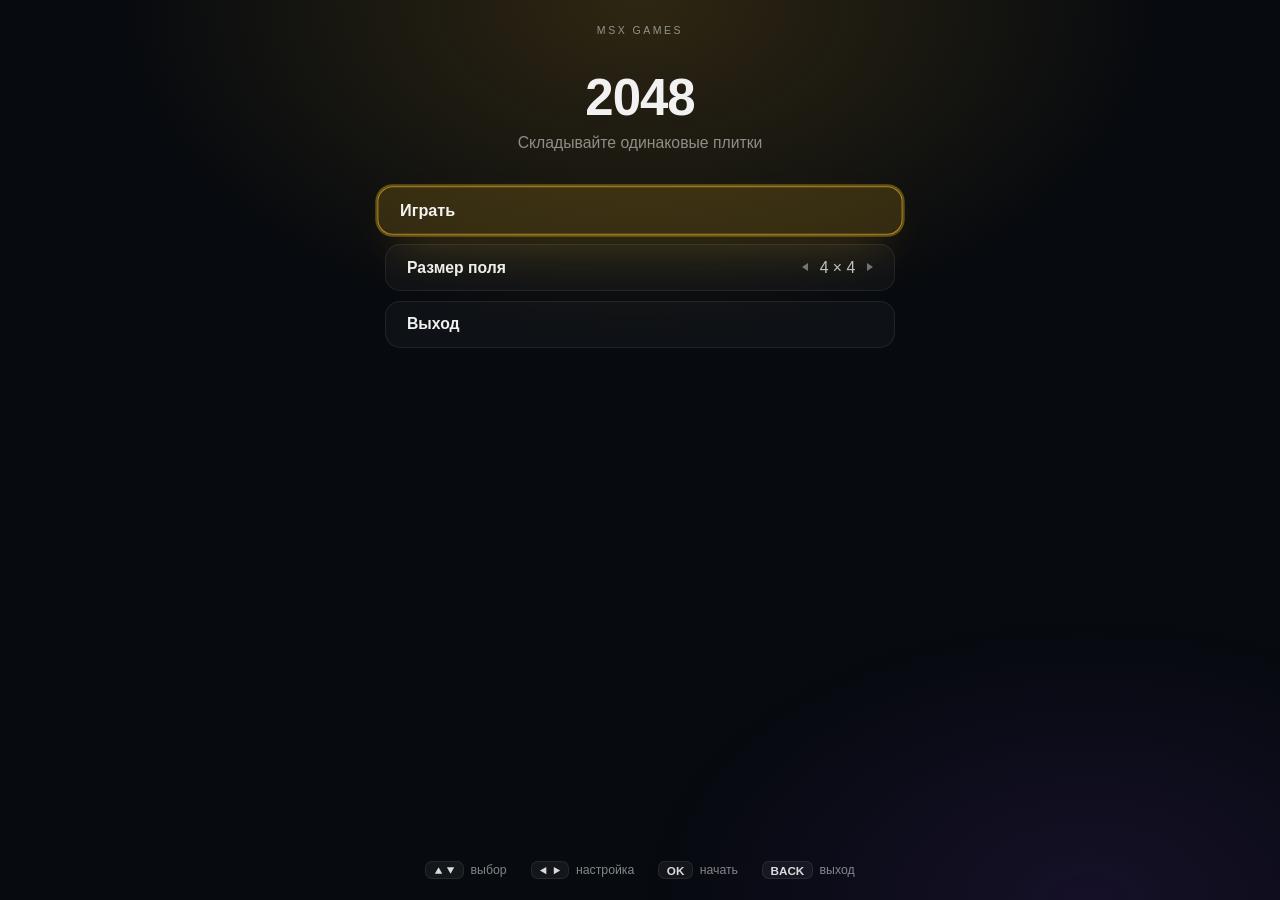
<file: msx/game/2048/index.html>
<!DOCTYPE html>
<html lang="ru">
<head>
<meta charset="UTF-8"/>
<meta name="viewport" content="width=device-width, initial-scale=1"/>
<title>2048 — MSX</title>
<link rel="stylesheet" href="../common.css"/>
<style>:root{--accent:#fbbf24;--accent-rgb:251,191,36;--glow2:140,69,247;}</style>
</head>
<body>
<script src="../common.js"></script>
<script>
(function () {
  var SLIDE = 0.11;
  var POP = 0.14;
  var TILE = {
    2: ['#2b3648', '#dbe6f5'], 4: ['#36486a', '#e6eefb'], 8: ['#4c8dff', '#041020'], 16: ['#3f6fe0', '#f2f7ff'],
    32: ['#f87171', '#2a0808'], 64: ['#ef4444', '#fff2f2'], 128: ['#fbbf24', '#2a1a00'], 256: ['#f59e0b', '#2a1400'],
    512: ['#34d399', '#04231a'], 1024: ['#22d3ee', '#04222a'], 2048: ['#a855f7', '#1c0730'], 4096: ['#c084fc', '#1c0730'],
    8192: ['#e879f9', '#2a0320']
  };

  var G, view;
  var N = 4;
  var grid, score, best, won, prev, anim, newBest;
  var L = { x: 0, y: 0, cell: 80, gap: 8, size: 400 };

  function saveKey() { return '2048.save.' + N; }
  function bestKey() { return '2048.best.' + N; }

  function save() {
    MSX.store.set(saveKey(), { grid: grid, score: score, won: won, prev: prev });
  }

  function emptyCells() {
    var out = [];
    for (var i = 0; i < grid.length; i++) { if (!grid[i]) { out.push(i); } }
    return out;
  }

  function spawn() {
    var e = emptyCells();
    if (!e.length) { return -1; }
    var idx = MSX.pick(e);
    grid[idx] = Math.random() < 0.9 ? 2 : 4;
    return idx;
  }

  function canMove() {
    for (var r = 0; r < N; r++) {
      for (var c = 0; c < N; c++) {
        var v = grid[r * N + c];
        if (!v) { return true; }
        if (c + 1 < N && grid[r * N + c + 1] === v) { return true; }
        if (r + 1 < N && grid[(r + 1) * N + c] === v) { return true; }
      }
    }
    return false;
  }

  function lineCells(dir, li) {
    var out = [];
    for (var k = 0; k < N; k++) {
      var r, c;
      if (dir === 'left') { r = li; c = k; }
      else if (dir === 'right') { r = li; c = N - 1 - k; }
      else if (dir === 'up') { r = k; c = li; }
      else { r = N - 1 - k; c = li; }
      out.push(r * N + c);
    }
    return out;
  }

  function move(dir) {
    if (anim) { anim = null; }
    var next = [];
    for (var i = 0; i < N * N; i++) { next.push(0); }
    var slides = [];
    var pops = [];
    var gained = 0;
    var moved = false;

    for (var li = 0; li < N; li++) {
      var cells = lineCells(dir, li);
      var res = [];
      var canMerge = false;
      for (var k = 0; k < N; k++) {
        var from = cells[k];
        var v = grid[from];
        if (!v) { continue; }
        var to;
        if (canMerge && res[res.length - 1] === v) {
          res[res.length - 1] = v * 2;
          gained += v * 2;
          canMerge = false;
          to = cells[res.length - 1];
          pops.push(to);
          moved = true;
        } else {
          res.push(v);
          canMerge = true;
          to = cells[res.length - 1];
        }
        if (from !== to) { moved = true; }
        slides.push({ v: v, from: from, to: to });
      }
      for (var j = 0; j < res.length; j++) { next[cells[j]] = res[j]; }
    }
    if (!moved) { return; }

    prev = { grid: grid.slice(), score: score };
    grid = next;
    score += gained;
    var spawned = spawn();
    anim = { t: 0, slides: slides, pops: pops, spawn: spawned };
    updateHud();
    save();

    if (!won && max() >= 2048) {
      won = true;
      save();
      G.overlay({
        title: 'Вы собрали 2048!',
        text: 'Можно продолжить и попробовать собрать ещё больше.',
        items: [
          { label: 'Продолжить игру', run: function () { G.closeOverlay(); } },
          { label: 'Завершить партию', run: function () { gameOver('Победа!'); } }
        ],
        back: function () { G.closeOverlay(); }
      });
      return;
    }
    if (!canMove()) { gameOver('Ходов больше нет'); }
  }

  function max() {
    var m = 0;
    for (var i = 0; i < grid.length; i++) { if (grid[i] > m) { m = grid[i]; } }
    return m;
  }

  function undo() {
    if (!prev) { G.toast('Отменять нечего'); return; }
    grid = prev.grid;
    score = prev.score;
    prev = null;
    anim = null;
    updateHud();
    save();
    G.invalidate();
  }

  function updateHud() {
    if (score > best) {
      best = score;
      newBest = true;
      MSX.store.set(bestKey(), best);
    }
    G.hud('score', MSX.fmtNum(score));
    G.hud('best', MSX.fmtNum(best));
    G.hud('max', max());
  }

  function gameOver(title) {
    MSX.store.del(saveKey());
    anim = null;
    G.finish({
      title: title,
      stats: [
        ['Счёт', MSX.fmtNum(score), newBest],
        ['Лучшая плитка', max()],
        ['Рекорд (' + N + '×' + N + ')', MSX.fmtNum(best)]
      ]
    });
  }

  /* ---------------- отрисовка ---------------- */

  function resize(w, h) {
    var size = Math.floor(Math.min(w, h));
    L.gap = Math.max(4, Math.round(size * 0.022));
    L.cell = (size - L.gap * (N + 1)) / N;
    L.size = size;
    L.x = Math.round((w - size) / 2);
    L.y = Math.round((h - size) / 2);
  }

  function cellPos(idx) {
    var r = Math.floor(idx / N), c = idx % N;
    return { x: L.x + L.gap + c * (L.cell + L.gap), y: L.y + L.gap + r * (L.cell + L.gap) };
  }

  function drawTile(ctx, x, y, v, scale) {
    var s = L.cell * scale;
    var ox = x + (L.cell - s) / 2;
    var oy = y + (L.cell - s) / 2;
    var col = TILE[v] || ['#f0abfc', '#2a0320'];
    if (v >= 2048) {
      ctx.save();
      ctx.shadowColor = col[0];
      ctx.shadowBlur = L.cell * 0.35;
    }
    ctx.fillStyle = col[0];
    MSX.rrect(ctx, ox, oy, s, s, s * 0.12);
    ctx.fill();
    if (v >= 2048) { ctx.restore(); }
    var digits = String(v).length;
    var fs = s * (digits <= 2 ? 0.46 : digits === 3 ? 0.38 : digits === 4 ? 0.3 : 0.24);
    ctx.fillStyle = col[1];
    ctx.font = '700 ' + Math.round(fs) + 'px sans-serif';
    ctx.textAlign = 'center';
    ctx.textBaseline = 'middle';
    ctx.fillText(String(v), ox + s / 2, oy + s / 2 + fs * 0.05);
  }

  function ease(t) { return 1 - (1 - t) * (1 - t); }

  function draw() {
    var ctx = view.ctx;
    ctx.clearRect(0, 0, view.w, view.h);
    ctx.fillStyle = 'rgba(255,255,255,.04)';
    MSX.rrect(ctx, L.x, L.y, L.size, L.size, L.gap * 2);
    ctx.fill();
    for (var i = 0; i < N * N; i++) {
      var p = cellPos(i);
      ctx.fillStyle = 'rgba(255,255,255,.045)';
      MSX.rrect(ctx, p.x, p.y, L.cell, L.cell, L.cell * 0.12);
      ctx.fill();
    }

    if (anim && anim.t < SLIDE) {
      var k = ease(anim.t / SLIDE);
      for (var s = 0; s < anim.slides.length; s++) {
        var sl = anim.slides[s];
        var a = cellPos(sl.from), b = cellPos(sl.to);
        drawTile(ctx, a.x + (b.x - a.x) * k, a.y + (b.y - a.y) * k, sl.v, 1);
      }
      return;
    }

    var pt = anim ? Math.min(1, (anim.t - SLIDE) / POP) : 1;
    for (var j = 0; j < N * N; j++) {
      if (!grid[j]) { continue; }
      var scale = 1;
      if (anim) {
        if (j === anim.spawn) { scale = ease(pt); }
        else if (anim.pops.indexOf(j) !== -1) { scale = 1 + 0.16 * Math.sin(Math.PI * pt); }
      }
      if (scale <= 0.01) { continue; }
      var q = cellPos(j);
      drawTile(ctx, q.x, q.y, grid[j], scale);
    }
  }

  /* ---------------- движок ---------------- */

  function begin(s) {
    N = s.size;
    view = G.canvas();
    resize(view.w, view.h);
    best = MSX.store.get(bestKey(), 0);
    newBest = false;
    anim = null;
    updateHud();
  }

  G = MSX.game({
    id: '2048',
    title: '2048',
    options: [
      { key: 'size', label: 'Размер поля', values: [{ value: 4, label: '4 × 4' }, { value: 5, label: '5 × 5' }, { value: 6, label: '6 × 6' }], def: 4 }
    ],
    hud: [
      { key: 'score', label: 'Счёт' },
      { key: 'max', label: 'Плитка' },
      { key: 'best', label: 'Рекорд' }
    ],
    hints: [['◀ ▲ ▼ ▶', 'сдвиг плиток'], ['0', 'отменить ход'], ['OK / BACK', 'пауза']],
    info: function (s) {
      var b = MSX.store.get('2048.best.' + s.size, 0);
      return b ? 'Рекорд ' + s.size + '×' + s.size + ': ' + MSX.fmtNum(b) : 'Складывайте одинаковые плитки';
    },
    canContinue: function (s) { return !!MSX.store.get('2048.save.' + s.size, null); },
    start: function (s) {
      grid = [];
      for (var i = 0; i < s.size * s.size; i++) { grid.push(0); }
      N = s.size;
      score = 0;
      won = false;
      prev = null;
      spawn();
      spawn();
      begin(s);
      save();
    },
    resume: function (s) {
      var d = MSX.store.get('2048.save.' + s.size, null);
      grid = d.grid;
      score = d.score;
      won = d.won;
      prev = d.prev || null;
      begin(s);
      if (!canMove()) { gameOver('Ходов больше нет'); }
    },
    pauseItems: function () { return [{ label: 'Отменить ход', run: function () { undo(); G.closeOverlay(); } }]; },
    resize: resize,
    update: function (dt) {
      if (!anim) { return; }
      anim.t += dt;
      if (anim.t >= SLIDE + POP) { anim = null; }
      G.invalidate();
    },
    draw: draw,
    key: function (k, rep) {
      // автоповтор при удержании стрелки игнорируем: в 2048 он даёт случайные лишние ходы
      if (k === 'left' || k === 'right' || k === 'up' || k === 'down') { if (!rep) { move(k); } return true; }
      if (k === '0' && !rep) { undo(); return true; }
      if (k === 'ok' && !rep) { G.pause(); return true; }
      return k !== 'back';
    }
  });
})();
</script>
</body>
</html>
</file>
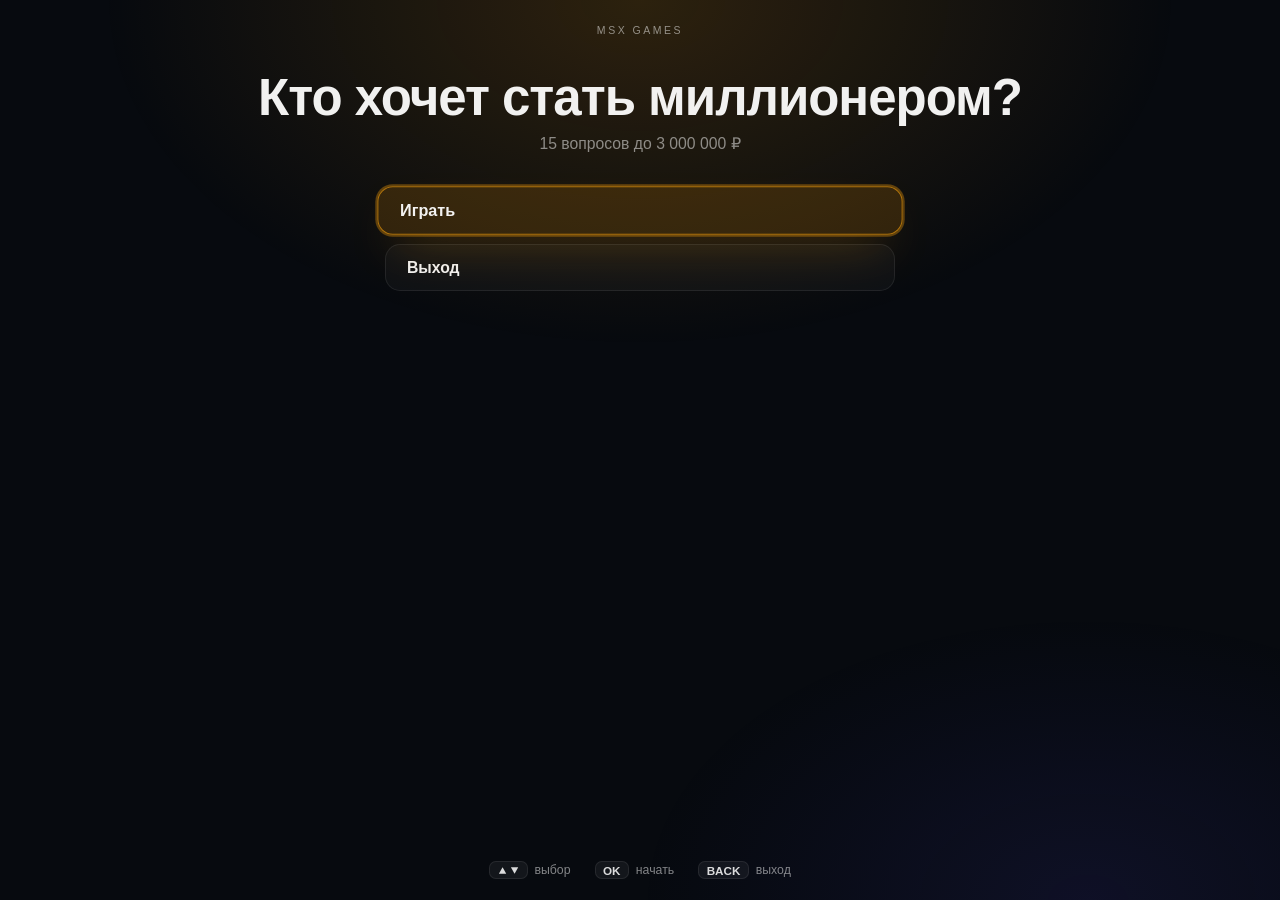
<file: msx/game/millionaire/index.html>
<!DOCTYPE html>
<html lang="ru">
<head>
<meta charset="UTF-8"/>
<meta name="viewport" content="width=device-width, initial-scale=1"/>
<title>Миллионер — MSX</title>
<link rel="stylesheet" href="../common.css"/>
<style>
  :root{--accent:#f59e0b;--accent-rgb:245,158,11;--glow2:79,70,229;}
  .mil{position:absolute;top:0;right:0;bottom:0;left:0;display:flex;}
  .mil-main{flex:1;min-width:0;display:flex;flex-direction:column;justify-content:center;padding-right:1.6rem;}
  .mil-ladder{width:15rem;display:flex;flex-direction:column;justify-content:center;}

  .life{display:flex;justify-content:center;margin-bottom:1.2rem;}
  .life-item{
    min-width:7.5rem;margin:0 .45rem;padding:.55rem 1rem;
    border-radius:2rem;border:2px solid rgba(129,140,248,.45);
    background:rgba(30,27,75,.6);
    text-align:center;font-weight:650;font-size:1rem;
    transition:transform .12s ease,border-color .12s ease,background .12s ease;
  }
  .life-item.used{opacity:.28;text-decoration:line-through;}
  .life-item.sel{border-color:#fbbf24;background:rgba(245,158,11,.22);transform:scale(1.07);}
  .life-item.take{border-color:rgba(52,211,153,.5);}

  .q-meta{text-align:center;color:rgba(255,255,255,.55);font-size:.9rem;letter-spacing:.06em;margin-bottom:.5rem;}
  .q-box{
    position:relative;
    padding:1.4rem 2rem;
    border-radius:1.4rem;
    border:2px solid rgba(129,140,248,.55);
    background:linear-gradient(180deg,rgba(30,27,75,.92),rgba(15,14,45,.92));
    box-shadow:0 0 40px -12px rgba(99,102,241,.7);
    text-align:center;
    font-size:1.55rem;
    font-weight:600;
    line-height:1.3;
    min-height:5.6rem;
    display:flex;align-items:center;justify-content:center;
  }

  .info{
    margin:1rem auto 0;
    min-height:6.5rem;
    width:100%;
    display:flex;align-items:flex-end;justify-content:center;
    color:rgba(255,255,255,.85);
    font-size:1.05rem;
    text-align:center;
  }
  .info .phone{
    max-width:46rem;padding:.8rem 1.3rem;border-radius:1rem;
    background:rgba(255,255,255,.05);border:1px solid rgba(255,255,255,.1);line-height:1.4;
  }
  .info .phone b{color:#fbbf24;}
  .bars{display:flex;align-items:flex-end;height:6.5rem;}
  .bar{width:4.2rem;margin:0 .7rem;display:flex;flex-direction:column;align-items:center;justify-content:flex-end;height:100%;}
  .bar i{display:block;width:2.4rem;border-radius:.4rem .4rem 0 0;background:linear-gradient(180deg,#fbbf24,#d97706);transition:height .9s ease;height:0;}
  .bar span{font-size:.85rem;color:rgba(255,255,255,.7);margin-top:.25rem;}
  .bar em{font-style:normal;font-size:.85rem;margin-bottom:.2rem;font-variant-numeric:tabular-nums;}

  .answers{display:flex;flex-wrap:wrap;margin-top:1rem;}
  .ans{
    width:calc(50% - .8rem);margin:.4rem;
    display:flex;align-items:center;
    padding:.95rem 1.4rem;
    border-radius:2.2rem;
    border:2px solid rgba(129,140,248,.5);
    background:linear-gradient(180deg,rgba(30,27,75,.92),rgba(17,16,52,.92));
    font-size:1.2rem;
    min-height:3.6rem;
    transition:transform .12s ease,background .15s ease,border-color .15s ease;
  }
  .ans b{color:#fbbf24;margin-right:.7rem;font-weight:700;}
  .ans.sel{border-color:#fbbf24;transform:scale(1.03);box-shadow:0 0 0 2px rgba(251,191,36,.3);}
  .ans.removed{opacity:.15;}
  .ans.locked{background:linear-gradient(180deg,#f59e0b,#b45309);border-color:#fde68a;color:#1a1000;}
  .ans.locked b{color:#1a1000;}
  .ans.right{background:linear-gradient(180deg,#22c55e,#15803d);border-color:#bbf7d0;color:#02180a;animation:blink .35s ease 3;}
  .ans.right b{color:#02180a;}
  .ans.wrong{background:linear-gradient(180deg,#ef4444,#991b1b);border-color:#fecaca;}
  @keyframes blink{50%{opacity:.45;}}
  .prompt{text-align:center;margin-top:.8rem;min-height:1.4em;color:#fbbf24;font-size:1.05rem;font-weight:600;}

  .rung{
    display:flex;align-items:center;
    padding:.24rem .9rem;margin:.07rem 0;
    border-radius:.6rem;
    font-size:.92rem;
    color:rgba(255,255,255,.62);
    font-variant-numeric:tabular-nums;
  }
  .rung span{width:2rem;color:rgba(255,255,255,.4);}
  .rung b{margin-left:auto;font-weight:600;}
  .rung.safe{color:#fff;}
  .rung.safe b{color:#fde68a;}
  .rung.done{color:rgba(52,211,153,.8);}
  .rung.cur{background:linear-gradient(90deg,#f59e0b,#d97706);color:#1a1000;}
  .rung.cur span,.rung.cur b{color:#1a1000;}
</style>
</head>
<body>
<script src="../common.js"></script>
<script src="questions.js"></script>
<script>
(function () {
  var PRIZES = [500, 1000, 2000, 3000, 5000, 10000, 15000, 25000, 50000, 100000, 200000, 400000, 800000, 1500000, 3000000];
  var RUB = MSX.rub();                // «₽» или «руб.», если знака нет в шрифте телевизора
  var SAFE = { 4: true, 9: true };     // индексы несгораемых сумм (5 000 и 100 000)
  var LETTERS = ['A', 'B', 'C', 'D'];
  var FRIENDS = ['Сергей', 'Ольга', 'дядя Миша', 'Марина', 'Андрей', 'бабушка Валя', 'Костя', 'Наташа'];
  var LIFE = [
    { id: 'fifty', label: '50 : 50' },
    { id: 'hall', label: 'Помощь зала' },
    { id: 'call', label: 'Звонок другу' },
    { id: 'take', label: 'Забрать деньги' }
  ];

  var G;
  var dom = null;
  var questions, level, q, used, removed;
  var focus, sel, lifeSel, phase, locked;
  var timer = null;
  var best, correctCount;

  function prizeText(i) { return i < 0 ? '0 ' + RUB : MSX.fmtNum(PRIZES[i]) + ' ' + RUB; }

  function guaranteed() {
    var g = -1;
    for (var i = 0; i < level; i++) { if (SAFE[i]) { g = i; } }
    return g;
  }

  /* ---------------- вопросы ---------------- */

  function takeQuestions(kind, n) {
    var pool = (window.MSX_QUESTIONS || {})[kind] || [];
    var seen = MSX.store.get('mil.seen.' + kind, []) || [];
    var free = [];
    for (var i = 0; i < pool.length; i++) { if (seen.indexOf(i) === -1) { free.push(i); } }
    if (free.length < n) {
      seen = [];
      free = [];
      for (var j = 0; j < pool.length; j++) { free.push(j); }
    }
    MSX.shuffle(free);
    var picked = free.slice(0, n);
    MSX.store.set('mil.seen.' + kind, seen.concat(picked));
    return picked.map(function (idx) {
      var raw = pool[idx];
      var order = MSX.shuffle([0, 1, 2, 3]);
      var answers = [];
      var correct = 0;
      for (var k = 0; k < 4; k++) {
        answers.push(raw[1 + order[k]]);
        if (order[k] === 0) { correct = k; }
      }
      return { text: raw[0], answers: answers, correct: correct };
    });
  }

  /* ---------------- DOM ---------------- */

  function build() {
    if (dom) { return; }
    var E = MSX.el;
    dom = {};
    var root = E('div', 'mil');
    var main = E('div', 'mil-main');
    var ladder = E('div', 'mil-ladder');

    dom.life = E('div', 'life');
    dom.lifeItems = LIFE.map(function (l) {
      var it = E('div', 'life-item' + (l.id === 'take' ? ' take' : ''), l.label);
      dom.life.appendChild(it);
      return it;
    });
    main.appendChild(dom.life);

    dom.meta = E('div', 'q-meta');
    main.appendChild(dom.meta);
    dom.q = E('div', 'q-box');
    main.appendChild(dom.q);

    dom.answers = E('div', 'answers');
    dom.ans = [];
    for (var i = 0; i < 4; i++) {
      var a = E('div', 'ans');
      a.appendChild(E('b', null, LETTERS[i] + ':'));
      a.appendChild(E('span'));
      dom.answers.appendChild(a);
      dom.ans.push(a);
    }
    main.appendChild(dom.answers);
    dom.prompt = E('div', 'prompt');
    main.appendChild(dom.prompt);
    dom.info = E('div', 'info');
    main.appendChild(dom.info);

    dom.rungs = [];
    for (var r = PRIZES.length - 1; r >= 0; r--) {
      var rung = E('div', 'rung' + (SAFE[r] ? ' safe' : ''));
      rung.appendChild(E('span', null, String(r + 1)));
      rung.appendChild(E('b', null, MSX.fmtNum(PRIZES[r]) + ' ' + RUB));
      ladder.appendChild(rung);
      dom.rungs[r] = rung;
    }

    root.appendChild(main);
    root.appendChild(ladder);
    G.stage.appendChild(root);
  }

  function render() {
    dom.meta.textContent = 'Вопрос ' + (level + 1) + ' из 15  ·  ' + prizeText(level);
    dom.q.textContent = q.text;
    for (var i = 0; i < 4; i++) {
      var cls = 'ans';
      if (removed[i]) { cls += ' removed'; }
      if (focus === 'answers' && sel === i && phase === 'answer') { cls += ' sel'; }
      if ((phase === 'confirm' || phase === 'locked') && sel === i) { cls += ' locked'; }
      if (phase === 'reveal') {
        if (i === q.correct) { cls += ' right'; }
        else if (i === locked) { cls += ' wrong'; }
      }
      dom.ans[i].className = cls;
      dom.ans[i].lastChild.textContent = removed[i] ? '' : q.answers[i];
    }
    for (var l = 0; l < LIFE.length; l++) {
      var lc = 'life-item' + (LIFE[l].id === 'take' ? ' take' : '');
      if (used[LIFE[l].id]) { lc += ' used'; }
      if (focus === 'life' && lifeSel === l && phase === 'answer') { lc += ' sel'; }
      dom.lifeItems[l].className = lc;
    }
    for (var r = 0; r < PRIZES.length; r++) {
      var rc = 'rung' + (SAFE[r] ? ' safe' : '');
      if (r < level) { rc += ' done'; }
      if (r === level) { rc += ' cur'; }
      dom.rungs[r].className = rc;
    }
    dom.prompt.textContent = phase === 'confirm' ? 'Окончательный ответ?  OK — да,  BACK — нет' : '';
    G.hud('q', (level + 1) + ' / 15');
    G.hud('prize', prizeText(level));
    G.hud('safe', prizeText(guaranteed()));
  }

  /* ---------------- ход игры ---------------- */

  function wait(sec, fn) { timer = { t: sec, fn: fn }; }

  function nextQuestion() {
    q = questions[level];
    removed = [false, false, false, false];
    phase = 'answer';
    focus = 'answers';
    sel = 0;
    locked = -1;
    dom.info.innerHTML = '';
    render();
  }

  function moveSel(dx, dy) {
    var col = sel % 2, row = Math.floor(sel / 2);
    if (dy < 0 && row === 0) { focus = 'life'; return; }
    var nc = Math.max(0, Math.min(1, col + dx));
    var nr = Math.max(0, Math.min(1, row + dy));
    var next = nr * 2 + nc;
    if (next === sel) { return; }
    if (!removed[next]) { sel = next; return; }
    // целевой вариант убран 50:50 — пробуем соседний по диагонали
    var alt = dx ? ((1 - nr) * 2 + nc) : (nr * 2 + (1 - nc));
    if (!removed[alt] && alt !== sel) { sel = alt; }
  }

  function firstAvailable() {
    for (var i = 0; i < 4; i++) { if (!removed[i]) { return i; } }
    return 0;
  }

  function lockAnswer() {
    phase = 'locked';
    locked = sel;
    render();
    wait(1.4 + level * 0.12, reveal);
  }

  function reveal() {
    phase = 'reveal';
    render();
    if (locked === q.correct) {
      correctCount++;
      wait(1.8, function () {
        if (level === PRIZES.length - 1) {
          level = PRIZES.length;
          end('win');
        } else {
          level++;
          nextQuestion();
        }
      });
    } else {
      wait(2.4, function () { end('wrong'); });
    }
  }

  function end(kind) {
    timer = null;
    var won;
    var title, text;
    if (kind === 'win') {
      won = PRIZES[PRIZES.length - 1];
      title = 'Вы — миллионер!';
      text = 'Все 15 вопросов позади. Поздравляем!';
    } else if (kind === 'take') {
      won = level > 0 ? PRIZES[level - 1] : 0;
      title = 'Вы забрали деньги';
      text = 'Правильный ответ был: ' + LETTERS[q.correct] + ' — ' + q.answers[q.correct] + '.';
    } else {
      var g = guaranteed();
      won = g >= 0 ? PRIZES[g] : 0;
      title = 'Неверный ответ';
      text = 'Правильный ответ: ' + LETTERS[q.correct] + ' — ' + q.answers[q.correct] + '.';
    }
    var isBest = won > best;
    if (isBest) { best = won; MSX.store.set('mil.best', best); }
    G.finish({
      title: title,
      text: text,
      stats: [
        ['Выигрыш', MSX.fmtNum(won) + ' ' + RUB, isBest && won > 0],
        ['Верных ответов', correctCount + ' из 15'],
        ['Рекорд', MSX.fmtNum(best) + ' ' + RUB]
      ]
    });
  }

  /* ---------------- подсказки ---------------- */

  function useLife(i) {
    var id = LIFE[i].id;
    if (used[id]) { G.toast('Подсказка уже использована'); return; }
    if (id === 'take') { askTake(); return; }
    used[id] = true;
    if (id === 'fifty') { fifty(); }
    else if (id === 'hall') { hall(); }
    else if (id === 'call') { call(); }
    focus = 'answers';
    sel = firstAvailable();
    render();
  }

  function fifty() {
    var wrong = [];
    for (var i = 0; i < 4; i++) { if (i !== q.correct && !removed[i]) { wrong.push(i); } }
    MSX.shuffle(wrong);
    for (var k = 0; k < wrong.length - 1 && k < 2; k++) { removed[wrong[k]] = true; }
  }

  function available() {
    var out = [];
    for (var i = 0; i < 4; i++) { if (!removed[i]) { out.push(i); } }
    return out;
  }

  function hall() {
    var avail = available();
    var lo, hi, misleadChance;
    if (level < 5) { lo = 55; hi = 82; misleadChance = 0; }
    else if (level < 10) { lo = 40; hi = 65; misleadChance = 0.12; }
    else { lo = 28; hi = 50; misleadChance = 0.3; }
    var leader = q.correct;
    if (Math.random() < misleadChance) {
      var wrongs = avail.filter(function (a) { return a !== q.correct; });
      if (wrongs.length) { leader = MSX.pick(wrongs); }
    }
    var pct = [0, 0, 0, 0];
    var top = Math.round(MSX.rand(lo, hi));
    pct[leader] = top;
    var others = avail.filter(function (a) { return a !== leader; });
    var weights = others.map(function () { return Math.random() + 0.15; });
    var sum = weights.reduce(function (a, b) { return a + b; }, 0);
    var rest = 100 - top;
    var given = 0;
    for (var k = 0; k < others.length; k++) {
      var v = k === others.length - 1 ? rest - given : Math.round(rest * weights[k] / sum);
      pct[others[k]] = Math.max(0, v);
      given += pct[others[k]];
    }
    var bars = MSX.el('div', 'bars');
    var fills = [];
    for (var b = 0; b < 4; b++) {
      var bar = MSX.el('div', 'bar');
      bar.appendChild(MSX.el('em', null, removed[b] ? '' : pct[b] + '%'));
      var fill = MSX.el('i');
      bar.appendChild(fill);
      bar.appendChild(MSX.el('span', null, LETTERS[b]));
      bars.appendChild(bar);
      fills.push(fill);
    }
    dom.info.innerHTML = '';
    dom.info.appendChild(bars);
    setTimeout(function () {
      for (var f = 0; f < 4; f++) { fills[f].style.height = (pct[f] * 0.05) + 'rem'; }
    }, 30);
  }

  function call() {
    var avail = available();
    var pRight = level < 5 ? 0.95 : (level < 10 ? 0.8 : 0.55);
    var knows = Math.random() < pRight;
    var ans = q.correct;
    if (!knows) {
      var wrongs = avail.filter(function (a) { return a !== q.correct; });
      if (wrongs.length) { ans = MSX.pick(wrongs); }
    }
    var who = MSX.pick(FRIENDS);
    var L = LETTERS[ans];
    var T = q.answers[ans];
    var phrase;
    if (knows && level < 8) {
      phrase = 'Это точно <b>' + L + '</b> — «' + esc(T) + '». Я про это недавно читал(а)!';
    } else if (knows) {
      phrase = 'Думаю, <b>' + L + '</b> — «' + esc(T) + '». Уверен(а) процентов на семьдесят.';
    } else {
      phrase = 'Ох, сложно… Наверное, <b>' + L + '</b> — «' + esc(T) + '». Но я могу ошибаться.';
    }
    var box = MSX.el('div', 'phone');
    box.innerHTML = 'Звонок другу · ' + esc(who.charAt(0).toUpperCase() + who.slice(1)) + ': ' + phrase;
    dom.info.innerHTML = '';
    dom.info.appendChild(box);
  }

  function esc(s) {
    return String(s).replace(/&/g, '&amp;').replace(/</g, '&lt;').replace(/>/g, '&gt;');
  }

  function askTake() {
    var sum = level > 0 ? PRIZES[level - 1] : 0;
    G.overlay({
      title: 'Забрать деньги?',
      text: 'Вы уйдёте с суммой ' + MSX.fmtNum(sum) + ' ' + RUB + '.',
      items: [
        { label: 'Продолжить игру', run: function () { G.closeOverlay(); } },
        { label: 'Забрать ' + MSX.fmtNum(sum) + ' ' + RUB, run: function () { used.take = true; end('take'); } }
      ],
      back: function () { G.closeOverlay(); }
    });
  }

  /* ---------------- движок ---------------- */

  G = MSX.game({
    id: 'millionaire',
    title: 'Кто хочет стать миллионером?',
    hud: [
      { key: 'q', label: 'Вопрос', value: '1 / 15' },
      { key: 'prize', label: 'На кону', value: '500 ' + RUB },
      { key: 'safe', label: 'Несгораемая', value: '0 ' + RUB }
    ],
    hints: [['◀ ▲ ▼ ▶', 'выбор'], ['1–4', 'ответ A–D'], ['OK', 'ответить'], ['▲', 'подсказки'], ['BACK', 'пауза']],
    info: function () {
      var b = MSX.store.get('mil.best', 0);
      return b ? 'Рекорд: ' + MSX.fmtNum(b) + ' ' + RUB : '15 вопросов до 3 000 000 ' + RUB;
    },
    start: function () {
      build();
      best = MSX.store.get('mil.best', 0);
      questions = takeQuestions('easy', 5).concat(takeQuestions('medium', 5), takeQuestions('hard', 5));
      level = 0;
      used = {};
      lifeSel = 0;
      correctCount = 0;
      timer = null;
      nextQuestion();
    },
    update: function (dt) {
      if (!timer) { return; }
      timer.t -= dt;
      if (timer.t <= 0) {
        var fn = timer.fn;
        timer = null;
        fn();
      }
    },
    key: function (k, rep) {
      if (rep && k !== 'left' && k !== 'right' && k !== 'up' && k !== 'down') { return k !== 'back'; }
      if (phase === 'locked' || phase === 'reveal') { return k !== 'back'; }

      if (phase === 'confirm') {
        if (k === 'ok') { lockAnswer(); return true; }
        if (k === 'back') { phase = 'answer'; render(); return true; }
        if (k >= '1' && k <= '4') {
          var d = +k - 1;
          if (!removed[d]) { sel = d; }
          phase = 'answer';
          render();
          return true;
        }
        phase = 'answer';
      }

      if (k >= '1' && k <= '4') {
        var idx = +k - 1;
        if (!removed[idx]) { focus = 'answers'; sel = idx; }
        render();
        return true;
      }

      if (focus === 'life') {
        if (k === 'left') { lifeSel = Math.max(0, lifeSel - 1); }
        else if (k === 'right') { lifeSel = Math.min(LIFE.length - 1, lifeSel + 1); }
        else if (k === 'down') { focus = 'answers'; if (removed[sel]) { sel = firstAvailable(); } }
        else if (k === 'ok') { useLife(lifeSel); return true; }
        else if (k === 'back') { return false; }
        render();
        return true;
      }

      if (k === 'left') { moveSel(-1, 0); }
      else if (k === 'right') { moveSel(1, 0); }
      else if (k === 'up') { moveSel(0, -1); }
      else if (k === 'down') { moveSel(0, 1); }
      else if (k === 'ok') {
        if (!removed[sel]) { phase = 'confirm'; }
      }
      else if (k === 'back') { return false; }
      render();
      return true;
    }
  });
})();
</script>
</body>
</html>
</file>
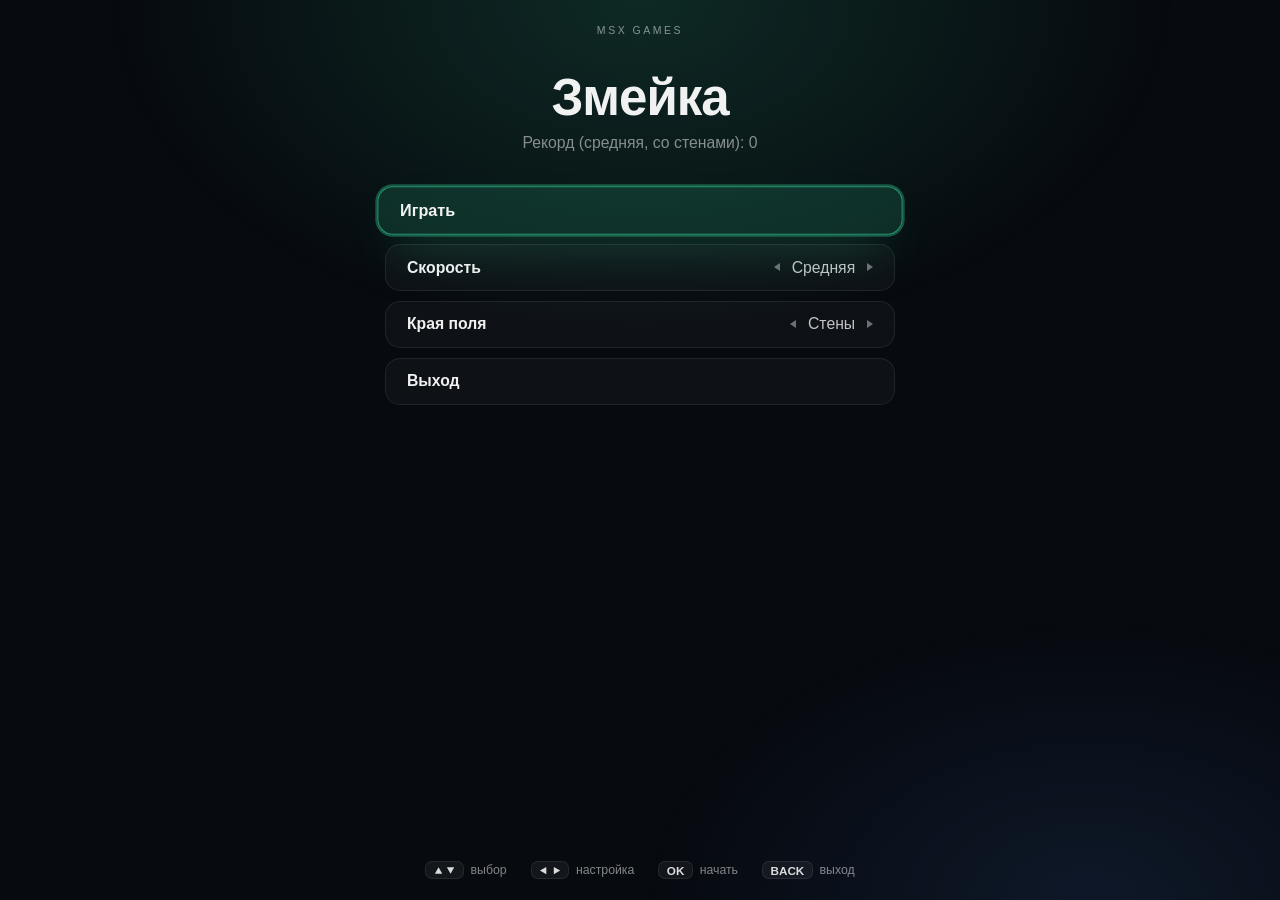
<file: msx/game/snake/index.html>
<!DOCTYPE html>
<html lang="ru">
<head>
<meta charset="UTF-8"/>
<meta name="viewport" content="width=device-width, initial-scale=1"/>
<title>Змейка — MSX</title>
<link rel="stylesheet" href="../common.css"/>
<style>:root{--accent:#34d399;--accent-rgb:52,211,153;--glow2:76,141,255;}</style>
</head>
<body>
<script src="../common.js"></script>
<script>
(function () {
  var COLS = 24;
  var ROWS = 14;
  var SPEEDS = { slow: 0.2, normal: 0.15, fast: 0.11 };
  var SPEED_LABEL = { slow: 'Спокойная', normal: 'Средняя', fast: 'Быстрая' };
  var BONUS_TIME = 7;
  var DIRS = { up: { x: 0, y: -1 }, down: { x: 0, y: 1 }, left: { x: -1, y: 0 }, right: { x: 1, y: 0 } };

  var G, view;
  var snake, prevSnake, dir, queue, food, bonus, eatenFx;
  var score, eaten, best, newBest, acc, started, dead, deadT, wrap, base, modeKey;
  var L = { x: 0, y: 0, c: 30 };

  function bestKey() { return 'snake.best.' + modeKey; }

  function interval() { return base * Math.max(0.78, 1 - eaten * 0.006); }

  function occupied(x, y) {
    for (var i = 0; i < snake.length; i++) { if (snake[i].x === x && snake[i].y === y) { return true; } }
    return false;
  }

  function freeCell() {
    var free = [];
    for (var y = 0; y < ROWS; y++) {
      for (var x = 0; x < COLS; x++) {
        if (occupied(x, y)) { continue; }
        if (food && food.x === x && food.y === y) { continue; }
        if (bonus && bonus.x === x && bonus.y === y) { continue; }
        free.push({ x: x, y: y });
      }
    }
    return free.length ? MSX.pick(free) : null;
  }

  function updateHud() {
    if (score > best) {
      best = score;
      newBest = true;
      MSX.store.set(bestKey(), best);
    }
    G.hud('score', score);
    G.hud('len', snake.length);
    G.hud('best', best);
  }

  function turn(name) {
    var d = DIRS[name];
    var last = queue.length ? queue[queue.length - 1] : dir;
    if (d.x === last.x && d.y === last.y) { started = true; return; }
    if (d.x === -last.x && d.y === -last.y) { return; }
    if (queue.length < 3) { queue.push(d); }
    started = true;
  }

  function step() {
    eatenFx = null;
    if (queue.length) { dir = queue.shift(); }
    var head = snake[0];
    var nx = head.x + dir.x;
    var ny = head.y + dir.y;
    if (wrap) {
      nx = (nx + COLS) % COLS;
      ny = (ny + ROWS) % ROWS;
    } else if (nx < 0 || ny < 0 || nx >= COLS || ny >= ROWS) {
      die('Змейка врезалась в стену.');
      return;
    }
    var eatFood = food && food.x === nx && food.y === ny;
    var eatBonus = bonus && bonus.x === nx && bonus.y === ny;
    var grow = eatFood || eatBonus;
    var limit = snake.length - (grow ? 0 : 1);
    for (var i = 0; i < limit; i++) {
      if (snake[i].x === nx && snake[i].y === ny) { die('Змейка укусила себя.'); return; }
    }

    prevSnake = snake.map(function (s) { return { x: s.x, y: s.y }; });
    snake.unshift({ x: nx, y: ny });
    if (grow) {
      prevSnake.push(prevSnake[prevSnake.length - 1]);
    } else {
      snake.pop();
    }

    if (eatFood) {
      eaten++;
      score += 10;
      eatenFx = { x: nx, y: ny, color: '#ff5c5c' };
      food = freeCell();
      if (eaten % 5 === 0 && !bonus) {
        var c = freeCell();
        if (c) { bonus = { x: c.x, y: c.y, t: BONUS_TIME }; }
      }
      if (!food) { win(); return; }
    }
    if (eatBonus) {
      var extra = 30 + Math.round(bonus.t * 5);
      score += extra;
      eatenFx = { x: nx, y: ny, color: '#fbbf24' };
      G.toast('+' + extra);
      bonus = null;
    }
    if (grow) { updateHud(); }
  }

  function die(reason) {
    dead = reason;
    deadT = 0.8;
  }

  function win() {
    G.finish({ title: 'Поле заполнено!', stats: [['Счёт', score, newBest], ['Длина', snake.length], ['Рекорд', best]] });
  }

  /* ---------------- отрисовка ---------------- */

  function resize(w, h) {
    L.c = Math.max(8, Math.floor(Math.min(w / COLS, h / ROWS)));
    L.x = Math.round((w - L.c * COLS) / 2);
    L.y = Math.round((h - L.c * ROWS) / 2);
  }

  function center(p) { return { x: L.x + (p.x + 0.5) * L.c, y: L.y + (p.y + 0.5) * L.c }; }

  function drawApple(ctx, p, scale) {
    var c = center(p);
    var r = L.c * 0.36 * scale;
    ctx.save();
    ctx.shadowColor = 'rgba(255,80,80,.8)';
    ctx.shadowBlur = L.c * 0.6;
    ctx.fillStyle = '#ff5c5c';
    ctx.beginPath();
    ctx.arc(c.x, c.y + r * 0.08, r, 0, Math.PI * 2);
    ctx.fill();
    ctx.restore();
    ctx.fillStyle = 'rgba(255,255,255,.35)';
    ctx.beginPath();
    ctx.arc(c.x - r * 0.35, c.y - r * 0.25, r * 0.25, 0, Math.PI * 2);
    ctx.fill();
    ctx.fillStyle = '#4ade80';
    ctx.beginPath();
    ctx.ellipse(c.x + r * 0.3, c.y - r * 0.95, r * 0.35, r * 0.18, -0.6, 0, Math.PI * 2);
    ctx.fill();
  }

  function drawStar(ctx, p, t) {
    var c = center(p);
    var r = L.c * 0.42 * (1 + Math.sin(MSX.now() / 140) * 0.06);
    ctx.save();
    ctx.shadowColor = 'rgba(251,191,36,.9)';
    ctx.shadowBlur = L.c * 0.7;
    ctx.fillStyle = '#fbbf24';
    ctx.beginPath();
    for (var i = 0; i < 10; i++) {
      var a = -Math.PI / 2 + i * Math.PI / 5;
      var rr = i % 2 ? r * 0.45 : r;
      ctx.lineTo(c.x + Math.cos(a) * rr, c.y + Math.sin(a) * rr);
    }
    ctx.closePath();
    ctx.fill();
    ctx.restore();
    ctx.strokeStyle = 'rgba(251,191,36,.6)';
    ctx.lineWidth = 3;
    ctx.beginPath();
    ctx.arc(c.x, c.y, L.c * 0.62, -Math.PI / 2, -Math.PI / 2 + Math.PI * 2 * (t / BONUS_TIME));
    ctx.stroke();
  }

  function segColor(i, n) {
    var k = n > 1 ? i / (n - 1) : 0;
    var light = 62 - k * 22;
    return 'hsl(' + Math.round(152 - k * 20) + ',70%,' + Math.round(light) + '%)';
  }

  function draw() {
    var ctx = view.ctx;
    var c = L.c;
    ctx.clearRect(0, 0, view.w, view.h);

    // поле
    ctx.fillStyle = 'rgba(8,14,18,.9)';
    MSX.rrect(ctx, L.x - 4, L.y - 4, COLS * c + 8, ROWS * c + 8, 12);
    ctx.fill();
    ctx.fillStyle = 'rgba(255,255,255,.025)';
    for (var y = 0; y < ROWS; y++) {
      for (var x = (y % 2); x < COLS; x += 2) { ctx.fillRect(L.x + x * c, L.y + y * c, c, c); }
    }
    ctx.lineWidth = 3;
    if (wrap) {
      ctx.strokeStyle = 'rgba(56,189,248,.45)';
      if (ctx.setLineDash) { ctx.setLineDash([c * 0.4, c * 0.3]); }
    } else {
      ctx.strokeStyle = 'rgba(248,113,113,.7)';
    }
    MSX.rrect(ctx, L.x - 4, L.y - 4, COLS * c + 8, ROWS * c + 8, 12);
    ctx.stroke();
    if (ctx.setLineDash) { ctx.setLineDash([]); }

    ctx.save();
    ctx.beginPath();
    ctx.rect(L.x, L.y, COLS * c, ROWS * c);
    ctx.clip();

    var t = started && !dead ? Math.min(1, acc / interval()) : 1;
    if (food) { drawApple(ctx, food, 1); }
    if (bonus) { drawStar(ctx, bonus, bonus.t); }
    if (eatenFx && t < 0.9) {
      ctx.globalAlpha = 1 - t;
      ctx.fillStyle = eatenFx.color;
      var e = center(eatenFx);
      ctx.beginPath();
      ctx.arc(e.x, e.y, c * 0.36 * (1 - t * 0.6), 0, Math.PI * 2);
      ctx.fill();
      ctx.globalAlpha = 1;
    }

    // позиции сегментов с интерполяцией
    var pts = [];
    for (var i = 0; i < snake.length; i++) {
      var cur = snake[i];
      var pr = prevSnake && prevSnake[i] ? prevSnake[i] : cur;
      if (Math.abs(pr.x - cur.x) > 1 || Math.abs(pr.y - cur.y) > 1) { pr = cur; }
      pts.push({ x: L.x + (pr.x + (cur.x - pr.x) * t + 0.5) * c, y: L.y + (pr.y + (cur.y - pr.y) * t + 0.5) * c, cell: cur });
    }

    ctx.lineCap = 'round';
    ctx.lineJoin = 'round';
    ctx.lineWidth = c * 0.74;
    for (var s = pts.length - 1; s > 0; s--) {
      var a = pts[s], b = pts[s - 1];
      if (Math.abs(a.cell.x - b.cell.x) > 1 || Math.abs(a.cell.y - b.cell.y) > 1) { continue; }
      ctx.strokeStyle = segColor(s, pts.length);
      ctx.beginPath();
      ctx.moveTo(a.x, a.y);
      ctx.lineTo(b.x, b.y);
      ctx.stroke();
    }
    if (pts.length === 1) {
      ctx.fillStyle = segColor(0, 1);
      ctx.beginPath(); ctx.arc(pts[0].x, pts[0].y, c * 0.37, 0, Math.PI * 2); ctx.fill();
    }

    // голова
    var h = pts[0];
    ctx.save();
    ctx.shadowColor = dead ? 'rgba(248,113,113,.9)' : 'rgba(52,211,153,.8)';
    ctx.shadowBlur = c * 0.7;
    ctx.fillStyle = dead ? '#f87171' : '#6ee7b7';
    ctx.beginPath();
    ctx.arc(h.x, h.y, c * 0.44, 0, Math.PI * 2);
    ctx.fill();
    ctx.restore();
    var ex = -dir.y, ey = dir.x;
    for (var side = -1; side <= 1; side += 2) {
      var px = h.x + dir.x * c * 0.14 + ex * side * c * 0.18;
      var py = h.y + dir.y * c * 0.14 + ey * side * c * 0.18;
      ctx.fillStyle = '#fff';
      ctx.beginPath(); ctx.arc(px, py, c * 0.11, 0, Math.PI * 2); ctx.fill();
      ctx.fillStyle = '#062016';
      ctx.beginPath(); ctx.arc(px + dir.x * c * 0.04, py + dir.y * c * 0.04, c * 0.055, 0, Math.PI * 2); ctx.fill();
    }
    ctx.restore();

    if (!started) {
      ctx.fillStyle = 'rgba(0,0,0,.45)';
      ctx.fillRect(L.x, L.y + ROWS * c * 0.36, COLS * c, c * 2.2);
      ctx.fillStyle = '#fff';
      ctx.font = '600 ' + Math.round(c * 0.8) + 'px sans-serif';
      ctx.textAlign = 'center';
      ctx.textBaseline = 'middle';
      ctx.fillText('Нажмите стрелку, чтобы начать', L.x + COLS * c / 2, L.y + ROWS * c * 0.36 + c * 1.1);
      ctx.textAlign = 'left';
      ctx.textBaseline = 'alphabetic';
    }
  }

  /* ---------------- движок ---------------- */

  G = MSX.game({
    id: 'snake',
    title: 'Змейка',
    continuous: true,
    options: [
      { key: 'speed', label: 'Скорость', values: [
        { value: 'slow', label: 'Спокойная' }, { value: 'normal', label: 'Средняя' }, { value: 'fast', label: 'Быстрая' }
      ], def: 'normal' },
      { key: 'walls', label: 'Края поля', values: [
        { value: 'walls', label: 'Стены' }, { value: 'wrap', label: 'Без стен' }
      ], def: 'walls' }
    ],
    hud: [
      { key: 'score', label: 'Счёт' },
      { key: 'len', label: 'Длина' },
      { key: 'best', label: 'Рекорд' }
    ],
    hints: [['◀ ▲ ▼ ▶', 'поворот'], ['OK / BACK', 'пауза']],
    info: function (s) {
      var b = MSX.store.get('snake.best.' + s.speed + '.' + s.walls, 0);
      return 'Рекорд (' + SPEED_LABEL[s.speed].toLowerCase() + ', ' + (s.walls === 'wrap' ? 'без стен' : 'со стенами') + '): ' + b;
    },
    start: function (s) {
      view = G.canvas();
      resize(view.w, view.h);
      base = SPEEDS[s.speed];
      wrap = s.walls === 'wrap';
      modeKey = s.speed + '.' + s.walls;
      best = MSX.store.get(bestKey(), 0);
      newBest = false;
      var cy = Math.floor(ROWS / 2);
      var cx = Math.floor(COLS / 2) - 2;
      snake = [{ x: cx, y: cy }, { x: cx - 1, y: cy }, { x: cx - 2, y: cy }, { x: cx - 3, y: cy }];
      prevSnake = null;
      dir = DIRS.right;
      queue = [];
      food = null;
      bonus = null;
      eatenFx = null;
      food = freeCell();
      score = 0;
      eaten = 0;
      acc = 0;
      started = false;
      dead = null;
      updateHud();
    },
    resize: resize,
    update: function (dt) {
      if (dead) {
        deadT -= dt;
        if (deadT <= 0) {
          G.finish({
            title: 'Игра окончена',
            text: dead,
            stats: [['Счёт', score, newBest], ['Длина', snake.length], ['Рекорд', best]]
          });
        }
        return;
      }
      if (!started) { return; }
      if (bonus) {
        bonus.t -= dt;
        if (bonus.t <= 0) { bonus = null; }
      }
      acc += dt;
      var iv = interval();
      if (acc >= iv) {
        acc -= iv;
        if (acc > iv) { acc = 0; }
        step();
      }
    },
    draw: draw,
    key: function (k) {
      if (DIRS[k]) { if (!dead) { turn(k); } return true; }
      if (k === 'ok') { G.pause(); return true; }
      return k !== 'back';
    }
  });
})();
</script>
</body>
</html>
</file>
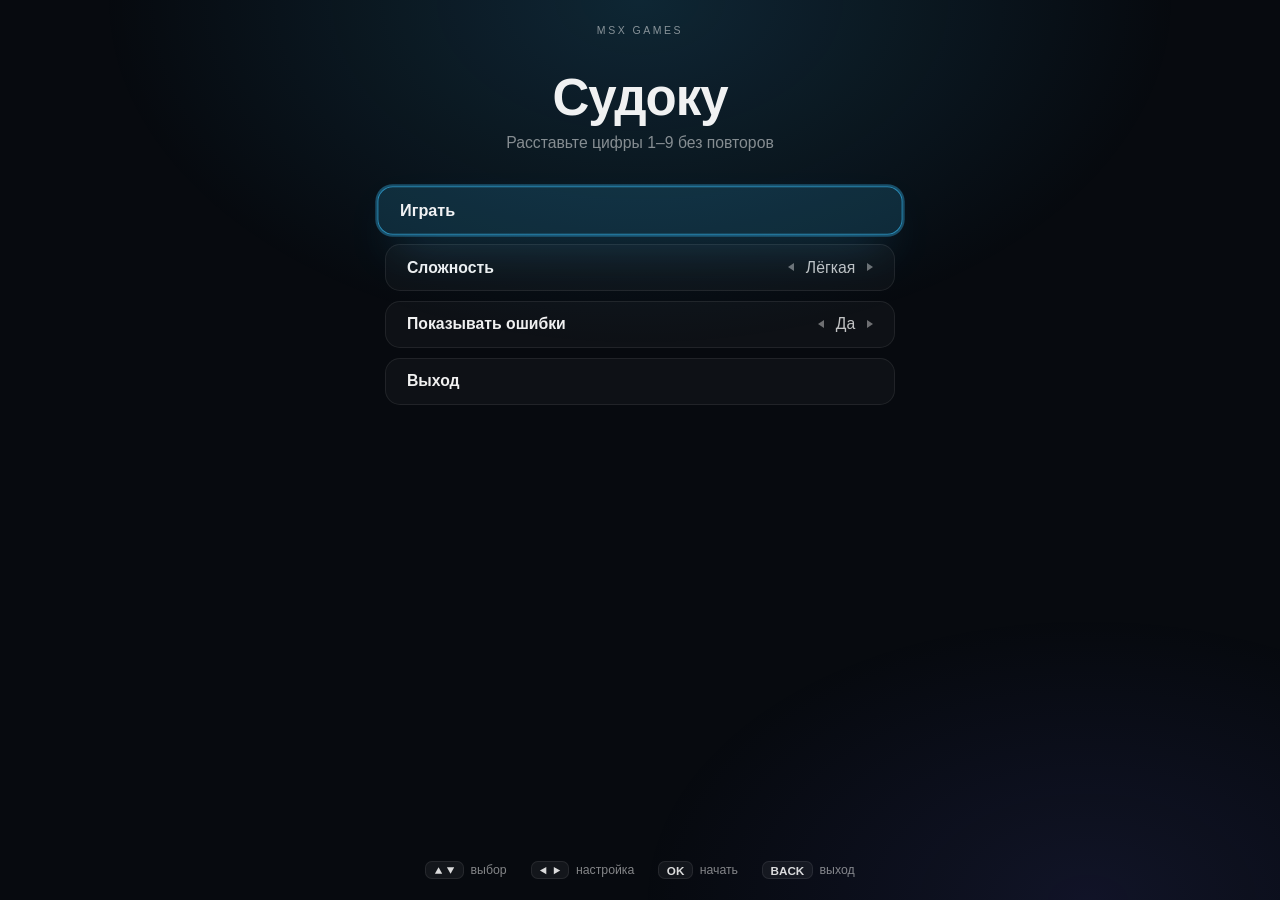
<file: msx/game/sudoku/index.html>
<!DOCTYPE html>
<html lang="ru">
<head>
<meta charset="UTF-8"/>
<meta name="viewport" content="width=device-width, initial-scale=1"/>
<title>Судоку — MSX</title>
<link rel="stylesheet" href="../common.css"/>
<style>:root{--accent:#38bdf8;--accent-rgb:56,189,248;--glow2:99,102,241;}</style>
</head>
<body>
<script src="../common.js"></script>
<script>
(function () {
  var DIFFS = {
    easy: { label: 'Лёгкая', givens: 40 },
    medium: { label: 'Средняя', givens: 32 },
    hard: { label: 'Сложная', givens: 26 }
  };
  var PAD_NOTES = 9, PAD_ERASE = 10, PAD_HINT = 11;
  var SAVE_KEY = 'sudoku.save';

  /* ---------------- геометрия ---------------- */

  var ROW = [], COL = [], BOX = [], PEERS = [];
  (function () {
    for (var i = 0; i < 81; i++) {
      ROW.push(Math.floor(i / 9));
      COL.push(i % 9);
      BOX.push(Math.floor(ROW[i] / 3) * 3 + Math.floor(COL[i] / 3));
    }
    for (var a = 0; a < 81; a++) {
      var list = [];
      for (var b = 0; b < 81; b++) {
        if (a !== b && (ROW[a] === ROW[b] || COL[a] === COL[b] || BOX[a] === BOX[b])) { list.push(b); }
      }
      PEERS.push(list);
    }
  })();

  /* ---------------- решатель и генератор ---------------- */

  function popcount(m) {
    var c = 0;
    while (m) { m &= m - 1; c++; }
    return c;
  }

  // Считает решения (до limit). Возвращает { count, solution }.
  function solve(grid, limit, randomize) {
    var g = grid.slice();
    var rows = [0, 0, 0, 0, 0, 0, 0, 0, 0];
    var cols = [0, 0, 0, 0, 0, 0, 0, 0, 0];
    var boxes = [0, 0, 0, 0, 0, 0, 0, 0, 0];
    for (var i = 0; i < 81; i++) {
      if (!g[i]) { continue; }
      var bit = 1 << g[i];
      if ((rows[ROW[i]] | cols[COL[i]] | boxes[BOX[i]]) & bit) { return { count: 0, solution: null }; }
      rows[ROW[i]] |= bit; cols[COL[i]] |= bit; boxes[BOX[i]] |= bit;
    }
    var count = 0;
    var solution = null;

    function rec() {
      var best = -1, bestMask = 0, bestCount = 10;
      for (var i = 0; i < 81; i++) {
        if (g[i]) { continue; }
        var m = ~(rows[ROW[i]] | cols[COL[i]] | boxes[BOX[i]]) & 0x3FE;
        var c = popcount(m);
        if (c < bestCount) {
          bestCount = c; best = i; bestMask = m;
          if (c <= 1) { break; }
        }
      }
      if (best < 0) {
        count++;
        if (!solution) { solution = g.slice(); }
        return count >= limit;
      }
      if (bestCount === 0) { return false; }
      var digits = [];
      for (var d = 1; d <= 9; d++) { if (bestMask & (1 << d)) { digits.push(d); } }
      if (randomize) { MSX.shuffle(digits); }
      var r = ROW[best], cl = COL[best], bx = BOX[best];
      for (var k = 0; k < digits.length; k++) {
        var bit = 1 << digits[k];
        g[best] = digits[k];
        rows[r] |= bit; cols[cl] |= bit; boxes[bx] |= bit;
        var stop = rec();
        rows[r] &= ~bit; cols[cl] &= ~bit; boxes[bx] &= ~bit;
        g[best] = 0;
        if (stop) { return true; }
      }
      return false;
    }

    rec();
    return { count: count, solution: solution };
  }

  function generate(diff) {
    var empty = [];
    for (var i = 0; i < 81; i++) { empty.push(0); }
    var full = solve(empty, 1, true).solution;
    var target = DIFFS[diff].givens;
    var g = full.slice();
    var givens = 81;
    var order = [];
    for (var j = 0; j <= 40; j++) { order.push(j); }
    MSX.shuffle(order);
    for (var k = 0; k < order.length && givens > target; k++) {
      var a = order[k];
      var b = 80 - a;          // симметричная клетка
      if (!g[a]) { continue; }
      var va = g[a], vb = g[b];
      g[a] = 0; g[b] = 0;
      if (solve(g, 2, false).count === 1) {
        givens -= a === b ? 1 : 2;
      } else {
        g[a] = va; g[b] = vb;
      }
    }
    return { puzzle: g, solution: full };
  }

  /* ---------------- состояние ---------------- */

  var G, view;
  var S = null;          // { diff, check, given[], val[], notes[], sol[], mistakes, hints, time, cursor }
  var focus = 'board';
  var padIdx = 0;
  var notesMode = false;
  var shownSec = -1;
  var L = { s: 40, bx: 0, by: 0, px: 0, py: 0, ps: 60 };

  function save() { if (S) { MSX.store.set(SAVE_KEY, S); } }

  function bestKey(diff) { return 'sudoku.best.' + diff; }

  function newState(diff, check) {
    var gen = generate(diff);
    var given = [], val = [], notes = [];
    for (var i = 0; i < 81; i++) {
      given.push(gen.puzzle[i] ? 1 : 0);
      val.push(gen.puzzle[i]);
      notes.push(0);
    }
    return {
      diff: diff, check: check, given: given, val: val, notes: notes, sol: gen.solution,
      mistakes: 0, hints: 0, time: 0, cursor: 40
    };
  }

  function begin() {
    focus = 'board';
    notesMode = false;
    shownSec = -1;
    view = G.canvas();
    resize(view.w, view.h);
    updateHints();
    updateHud();
  }

  function updateHints() {
    G.hints(focus === 'board'
      ? [['◀ ▲ ▼ ▶', 'клетка'], ['1–9', 'цифра'], ['0', 'стереть'], ['OK', 'панель цифр'], ['BACK', 'пауза']]
      : [['◀ ▲ ▼ ▶', 'выбор'], ['OK', 'поставить'], ['1–9', 'цифра'], ['BACK', 'к полю']]);
  }

  function updateHud() {
    G.hud('diff', DIFFS[S.diff].label);
    G.hud('time', MSX.fmtTime(S.time));
    G.hud('mistakes', S.check ? S.mistakes : '—');
    G.hud('hints', S.hints);
  }

  function remaining(d) {
    var n = 9;
    for (var i = 0; i < 81; i++) { if (S.val[i] === d && (!S.check || S.val[i] === S.sol[i])) { n--; } }
    return n;
  }

  function clearPeerNotes(i, d) {
    var bit = 1 << d;
    var p = PEERS[i];
    for (var k = 0; k < p.length; k++) { S.notes[p[k]] &= ~bit; }
  }

  function solved() {
    for (var i = 0; i < 81; i++) { if (S.val[i] !== S.sol[i]) { return false; } }
    return true;
  }

  function filled() {
    for (var i = 0; i < 81; i++) { if (!S.val[i]) { return false; } }
    return true;
  }

  function enter(d) {
    var c = S.cursor;
    if (S.given[c]) { G.toast('Это исходная цифра'); return; }
    if (notesMode) {
      if (S.val[c]) { G.toast('Сначала сотрите цифру'); return; }
      S.notes[c] ^= (1 << d);
      save();
      return;
    }
    if (S.val[c] === d) { return; }
    S.val[c] = d;
    S.notes[c] = 0;
    if (d === S.sol[c]) {
      clearPeerNotes(c, d);
    } else if (S.check) {
      S.mistakes++;
    }
    afterChange();
  }

  function erase() {
    var c = S.cursor;
    if (S.given[c]) { return; }
    S.val[c] = 0;
    S.notes[c] = 0;
    afterChange();
  }

  function hint() {
    var c = S.cursor;
    if (S.given[c] || S.val[c] === S.sol[c]) { G.toast('Здесь уже верная цифра'); return; }
    S.val[c] = S.sol[c];
    S.notes[c] = 0;
    S.hints++;
    clearPeerNotes(c, S.sol[c]);
    afterChange();
  }

  function afterChange() {
    updateHud();
    if (solved()) { win(); return; }
    if (!S.check && filled()) { G.toast('Есть ошибки'); }
    save();
  }

  function win() {
    MSX.store.del(SAVE_KEY);
    var best = MSX.store.get(bestKey(S.diff), 0);
    var isBest = !best || S.time < best;
    if (isBest) { MSX.store.set(bestKey(S.diff), Math.floor(S.time)); best = Math.floor(S.time); }
    var st = S;
    S.cursor = -1;
    G.finish({
      title: 'Решено!',
      text: 'Сложность: ' + DIFFS[st.diff].label.toLowerCase() + '.',
      stats: [
        ['Время', MSX.fmtTime(st.time), isBest],
        ['Ошибки', st.check ? st.mistakes : '—'],
        ['Подсказки', st.hints],
        ['Лучшее время', MSX.fmtTime(best)]
      ]
    });
  }

  function moveCursor(dx, dy) {
    var r = (ROW[S.cursor] + dy + 9) % 9;
    var c = (COL[S.cursor] + dx + 9) % 9;
    S.cursor = r * 9 + c;
  }

  function padApply(idx) {
    if (idx < 9) {
      enter(idx + 1);
      if (!notesMode) { setFocus('board'); }
    } else if (idx === PAD_NOTES) {
      notesMode = !notesMode;
      G.toast(notesMode ? 'Режим заметок' : 'Обычный ввод', 900);
    } else if (idx === PAD_ERASE) {
      erase();
      setFocus('board');
    } else if (idx === PAD_HINT) {
      hint();
      setFocus('board');
    }
  }

  function setFocus(f) {
    focus = f;
    if (f === 'pad' && S && S.cursor >= 0 && S.val[S.cursor]) { padIdx = S.val[S.cursor] - 1; }
    updateHints();
  }

  /* ---------------- отрисовка ---------------- */

  function resize(w, h) {
    var B = Math.min(h - 4, (w - 40) / 1.5);
    var s = Math.floor(B / 9);
    L.s = s;
    var boardW = s * 9;
    L.ps = Math.floor(s * 1.45);
    var padW = L.ps * 3;
    var gap = s * 1.1;
    var total = boardW + gap + padW;
    L.bx = Math.round((w - total) / 2);
    L.by = Math.round((h - boardW) / 2);
    L.px = Math.round(L.bx + boardW + gap);
    L.py = Math.round(L.by + (boardW - L.ps * 4 - s * 1.2) / 2 + s * 1.2);
  }

  function draw() {
    if (!S) { return; }
    var ctx = view.ctx;
    var s = L.s, bx = L.bx, by = L.by, W = s * 9;
    ctx.clearRect(0, 0, view.w, view.h);

    ctx.fillStyle = 'rgba(10,15,22,.95)';
    MSX.rrect(ctx, bx - 6, by - 6, W + 12, W + 12, 12);
    ctx.fill();

    var cur = S.cursor;
    var curVal = cur >= 0 ? S.val[cur] : 0;
    var onBoard = focus === 'board';

    for (var i = 0; i < 81; i++) {
      var x = bx + COL[i] * s;
      var y = by + ROW[i] * s;
      var bg = null;
      if (cur >= 0 && (ROW[i] === ROW[cur] || COL[i] === COL[cur] || BOX[i] === BOX[cur])) { bg = 'rgba(56,189,248,.08)'; }
      if (curVal && S.val[i] === curVal) { bg = 'rgba(56,189,248,.24)'; }
      if (curVal && !S.val[i] && (S.notes[i] & (1 << curVal))) { bg = 'rgba(56,189,248,.14)'; }
      if (i === cur) { bg = onBoard ? 'rgba(56,189,248,.45)' : 'rgba(56,189,248,.28)'; }
      if (bg) { ctx.fillStyle = bg; ctx.fillRect(x, y, s, s); }

      var v = S.val[i];
      if (v) {
        var wrong = S.check && !S.given[i] && v !== S.sol[i];
        ctx.fillStyle = S.given[i] ? '#f1f5f9' : (wrong ? '#f87171' : '#7dd3fc');
        ctx.font = (S.given[i] ? '700 ' : '500 ') + Math.round(s * 0.62) + 'px sans-serif';
        ctx.textAlign = 'center';
        ctx.textBaseline = 'middle';
        ctx.fillText(String(v), x + s / 2, y + s / 2 + s * 0.04);
      } else if (S.notes[i]) {
        ctx.font = '500 ' + Math.round(s * 0.26) + 'px sans-serif';
        ctx.textAlign = 'center';
        ctx.textBaseline = 'middle';
        for (var d = 1; d <= 9; d++) {
          if (!(S.notes[i] & (1 << d))) { continue; }
          ctx.fillStyle = d === curVal ? '#e0f2fe' : 'rgba(186,230,253,.6)';
          var nx = x + ((d - 1) % 3 + 0.5) * s / 3;
          var ny = y + (Math.floor((d - 1) / 3) + 0.5) * s / 3;
          ctx.fillText(String(d), nx, ny + 1);
        }
      }
    }

    // сетка
    ctx.beginPath();
    ctx.strokeStyle = 'rgba(255,255,255,.1)';
    ctx.lineWidth = 1;
    for (var k = 1; k < 9; k++) {
      if (k % 3 === 0) { continue; }
      ctx.moveTo(bx + k * s + 0.5, by); ctx.lineTo(bx + k * s + 0.5, by + W);
      ctx.moveTo(bx, by + k * s + 0.5); ctx.lineTo(bx + W, by + k * s + 0.5);
    }
    ctx.stroke();
    ctx.beginPath();
    ctx.strokeStyle = 'rgba(255,255,255,.42)';
    ctx.lineWidth = 2.5;
    for (var m = 0; m <= 9; m += 3) {
      ctx.moveTo(bx + m * s, by); ctx.lineTo(bx + m * s, by + W);
      ctx.moveTo(bx, by + m * s); ctx.lineTo(bx + W, by + m * s);
    }
    ctx.stroke();

    if (cur >= 0) {
      ctx.strokeStyle = onBoard ? '#38bdf8' : 'rgba(56,189,248,.5)';
      ctx.lineWidth = 3;
      ctx.strokeRect(bx + COL[cur] * s + 1.5, by + ROW[cur] * s + 1.5, s - 3, s - 3);
    }

    drawPad(ctx);
  }

  // иконки панели рисуем фигурами — символов ✎ ✕ нет в шрифтах многих ТВ
  function padIcon(ctx, idx, cx, cy, r) {
    ctx.save();
    ctx.translate(cx, cy);
    ctx.strokeStyle = '#e2e8f0';
    ctx.fillStyle = '#e2e8f0';
    ctx.lineCap = 'round';
    ctx.lineJoin = 'round';
    ctx.lineWidth = Math.max(2, r * 0.32);
    if (idx === PAD_NOTES) {
      // карандаш
      ctx.rotate(-Math.PI / 4);
      ctx.strokeRect(-r * 1.1, -r * 0.32, r * 1.7, r * 0.64);
      ctx.beginPath();
      ctx.moveTo(r * 0.6, -r * 0.32);
      ctx.lineTo(r * 1.15, 0);
      ctx.lineTo(r * 0.6, r * 0.32);
      ctx.stroke();
    } else if (idx === PAD_ERASE) {
      ctx.beginPath();
      ctx.moveTo(-r * 0.8, -r * 0.8); ctx.lineTo(r * 0.8, r * 0.8);
      ctx.moveTo(r * 0.8, -r * 0.8); ctx.lineTo(-r * 0.8, r * 0.8);
      ctx.stroke();
    } else {
      // лампочка
      ctx.beginPath();
      ctx.arc(0, -r * 0.25, r * 0.75, 0, Math.PI * 2);
      ctx.stroke();
      ctx.beginPath();
      ctx.moveTo(-r * 0.35, r * 0.75); ctx.lineTo(r * 0.35, r * 0.75);
      ctx.moveTo(-r * 0.25, r * 1.1); ctx.lineTo(r * 0.25, r * 1.1);
      ctx.stroke();
    }
    ctx.restore();
  }

  function drawPad(ctx) {
    var ps = L.ps, px = L.px, py = L.py;
    var gap = Math.max(4, Math.round(ps * 0.08));
    ctx.textAlign = 'center';
    ctx.textBaseline = 'middle';
    ctx.fillStyle = 'rgba(255,255,255,.5)';
    ctx.font = '600 ' + Math.round(L.s * 0.32) + 'px sans-serif';
    ctx.fillText(notesMode ? 'РЕЖИМ ЗАМЕТОК' : 'ЦИФРЫ', px + ps * 1.5, py - L.s * 0.6);

    for (var idx = 0; idx < 12; idx++) {
      var x = px + (idx % 3) * ps + gap / 2;
      var y = py + Math.floor(idx / 3) * ps + gap / 2;
      var w = ps - gap;
      var sel = focus === 'pad' && idx === padIdx;
      var left = idx < 9 ? remaining(idx + 1) : 1;
      var active = idx === PAD_NOTES && notesMode;
      ctx.fillStyle = sel ? 'rgba(56,189,248,.35)' : (active ? 'rgba(56,189,248,.18)' : 'rgba(255,255,255,.045)');
      MSX.rrect(ctx, x, y, w, w, w * 0.18);
      ctx.fill();
      ctx.strokeStyle = sel ? '#38bdf8' : 'rgba(255,255,255,.08)';
      ctx.lineWidth = sel ? 3 : 1;
      ctx.stroke();

      if (idx < 9) {
        ctx.fillStyle = left > 0 ? (notesMode ? '#bae6fd' : '#f1f5f9') : 'rgba(255,255,255,.2)';
        ctx.font = (notesMode ? '500 ' : '700 ') + Math.round(w * (notesMode ? 0.4 : 0.5)) + 'px sans-serif';
        ctx.fillText(String(idx + 1), x + w / 2, y + w / 2 + 1);
        if (left > 0) {
          ctx.fillStyle = 'rgba(255,255,255,.38)';
          ctx.font = Math.round(w * 0.2) + 'px sans-serif';
          ctx.fillText(String(left), x + w - w * 0.17, y + w - w * 0.16);
        }
      } else {
        var label = idx === PAD_NOTES ? 'Заметки' : (idx === PAD_ERASE ? 'Стереть' : 'Подсказка');
        padIcon(ctx, idx, x + w / 2, y + w * 0.4, w * 0.15);
        ctx.fillStyle = 'rgba(255,255,255,.6)';
        ctx.font = Math.round(w * 0.15) + 'px sans-serif';
        ctx.fillText(label, x + w / 2, y + w * 0.76);
      }
    }
    ctx.textBaseline = 'alphabetic';
  }

  /* ---------------- движок ---------------- */

  G = MSX.game({
    id: 'sudoku',
    title: 'Судоку',
    options: [
      { key: 'diff', label: 'Сложность', values: [
        { value: 'easy', label: 'Лёгкая' }, { value: 'medium', label: 'Средняя' }, { value: 'hard', label: 'Сложная' }
      ], def: 'easy' },
      { key: 'check', label: 'Показывать ошибки', values: [{ value: true, label: 'Да' }, { value: false, label: 'Нет' }], def: true }
    ],
    hud: [
      { key: 'diff', label: 'Сложность', value: '—' },
      { key: 'time', label: 'Время', value: '0:00' },
      { key: 'mistakes', label: 'Ошибки' },
      { key: 'hints', label: 'Подсказки' }
    ],
    info: function (s) {
      var best = MSX.store.get(bestKey(s.diff), 0);
      return best ? 'Лучшее время (' + DIFFS[s.diff].label.toLowerCase() + '): ' + MSX.fmtTime(best) : 'Расставьте цифры 1–9 без повторов';
    },
    canContinue: function () { return !!MSX.store.get(SAVE_KEY, null); },
    start: function (s) {
      S = newState(s.diff, s.check);
      save();
      begin();
    },
    resume: function () {
      S = MSX.store.get(SAVE_KEY, null);
      begin();
    },
    leave: save,
    onPause: save,
    resize: resize,
    update: function (dt) {
      S.time += dt;
      var sec = Math.floor(S.time);
      if (sec !== shownSec) {
        shownSec = sec;
        G.hud('time', MSX.fmtTime(sec));
        if (sec % 10 === 0) { save(); }
      }
    },
    draw: draw,
    key: function (k, rep) {
      if (k >= '1' && k <= '9') {
        if (!rep) { enter(+k); }
        return true;
      }
      if (focus === 'board') {
        if (k === 'left') { moveCursor(-1, 0); }
        else if (k === 'right') { moveCursor(1, 0); }
        else if (k === 'up') { moveCursor(0, -1); }
        else if (k === 'down') { moveCursor(0, 1); }
        else if (k === '0' && !rep) { erase(); }
        else if (k === 'ok' && !rep) { setFocus('pad'); }
        else if (k === 'back') { return false; }
        return true;
      }
      var col = padIdx % 3, row = Math.floor(padIdx / 3);
      if (k === 'left') { col = Math.max(0, col - 1); }
      else if (k === 'right') { col = Math.min(2, col + 1); }
      else if (k === 'up') { row = Math.max(0, row - 1); }
      else if (k === 'down') { row = Math.min(3, row + 1); }
      else if (k === 'ok' && !rep) { padApply(padIdx); return true; }
      else if (k === '0' && !rep) { erase(); setFocus('board'); return true; }
      else if (k === 'back' && !rep) { setFocus('board'); return true; }
      padIdx = row * 3 + col;
      return true;
    }
  });
})();
</script>
</body>
</html>
</file>
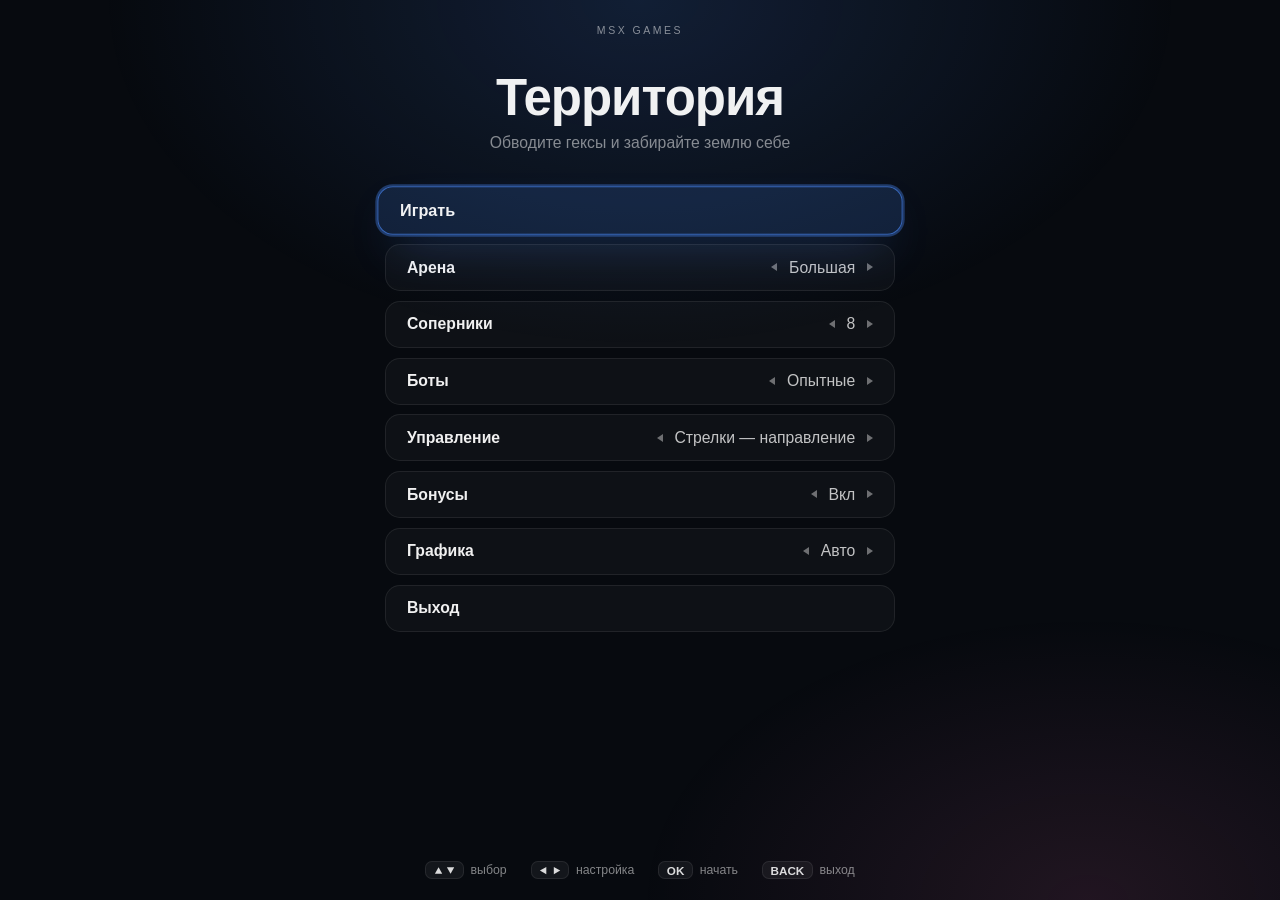
<file: msx/game/territory/index.html>
<!DOCTYPE html>
<html lang="ru">
<head>
<meta charset="UTF-8"/>
<meta name="viewport" content="width=device-width, initial-scale=1"/>
<title>Территория — MSX</title>
<link rel="stylesheet" href="../common.css"/>
<style>
  :root{--accent:#4c8dff;--accent-rgb:76,141,255;--glow2:244,114,182;}
  #msx-game .msx-stage{margin:.6rem 0;border-radius:1rem;overflow:hidden;border:1px solid rgba(255,255,255,.08);}
</style>
</head>
<body>
<script src="../common.js"></script>
<script>
(function () {
  /*
   * Территория в стиле hexanaut: шестиугольная сетка (pointy-top, смещённые нечётные ряды),
   * круглая арена, плавное движение с ограниченной скоростью поворота.
   * Мировая единица — радиус гекса: центр клетки (c, r) = (√3·(c + (r&1)/2), 1.5·r).
   */
  var SQ3 = Math.sqrt(3);
  var PI = Math.PI, TAU = Math.PI * 2;
  var MAPS = { m: 34, l: 50, xl: 68 };            // радиус арены в гексах
  var DIFF = {
    easy:   { speed: 4.7, aggr: [0.1, 0.35], caution: [0, 1], react: 0.65, ignore: 0.22, greed: [4, 10] },
    normal: { speed: 5.1, aggr: [0.35, 0.7], caution: [1, 2], react: 0.32, ignore: 0.07, greed: [5, 13] },
    smart:  { speed: 5.45, aggr: [0.7, 1.0], caution: [2, 3], react: 0.14, ignore: 0, greed: [6, 16] }
  };
  var PLAYER_SPEED = 5.6;
  var TURN = 3.8;                // рад/с — радиус разворота ≈ 1.5 гекса
  var VIEW_UNITS = 40;           // сколько радиусов гекса по высоте экрана
  var WIN_SHARE = 0.5;
  var GRACE = 3;                 // последние клетки следа, повторный заход в которые не смертелен
  var PU_TYPES = ['speed', 'storm', 'shield', 'paint'];
  var PU_INFO = {
    speed:  { color: '#fbbf24', dur: 5, name: 'Ускорение!' },
    storm:  { color: '#60a5fa', dur: 7, name: 'Непогода: соперники рядом замедлены' },
    shield: { color: '#34d399', dur: 6, name: 'Щит: ваш след не срезать' },
    paint:  { color: '#f472b6', dur: 0, name: 'Захват области' }
  };
  var STORM_R = 9;               // радиус грозовой зоны (мировые единицы ≈ 5 гексов)
  var SPEED_BOOST = 1.6;
  var STORM_SLOW = 0.5;
  var PAINT_R = 5.3;
  var PALETTE = ['#4c8dff', '#ff5d73', '#ffc233', '#2fd38a', '#a78bfa', '#ff7ad9', '#22d3ee', '#ff9640',
    '#a3e635', '#e879f9', '#2dd4bf', '#f43f5e', '#facc15', '#93c5fd', '#c4b5fd'];
  var NAMES = ['Кот', 'Бублик', 'Пельмень', 'Ёжик', 'Зефир', 'Шаурма', 'Лёха', 'Тигр', 'Пиксель', 'Капитан',
    'Масяня', 'Вжух', 'Ниндзя', 'Кекс', 'Бобр', 'Сова', 'Гром', 'Хомяк', 'Барсик', 'Дракон', 'Сырник',
    'Енот', 'Мармелад', 'Котлета', 'Лис', 'Батон', 'Пончик', 'Шмель', 'Морж', 'Квант'];
  var BG = [16, 23, 33];
  var DIGIT_DIR = { '6': 0, '3': 1, '2': 2, '1': 3, '4': 4, '7': 5, '8': 6, '9': 7 };
  var ARROW_DIR = { right: 0, down: 2, left: 4, up: 6 };

  // углы шестиугольника (вершиной вверх)
  var HX = [], HY = [];
  for (var hk = 0; hk < 6; hk++) {
    HX.push(Math.cos(PI / 180 * (60 * hk - 30)));
    HY.push(Math.sin(PI / 180 * (60 * hk - 30)));
  }

  var G, view;
  var W, H, N, R, RW, CX, CY, valid, validCount, NB, CXS, CYS;
  var owner, trail, counts, mark, stack, seen, par, bq, stamp;
  var ents, player, state, deathT, deathReason, started, steer, lastPress;
  var time, kills, maxShare, best, newBest, cfgD, playerHomeT;
  var cam = { x: 0, y: 0, S: 20 };
  var feed, mini, miniCtx, miniData, miniTimer, hudTimer;
  var powerups, puTimer, bonusesOn;
  var gfxMode, perf, gfxScale = 1;
  var GFX_STEPS = [1, 0.8, 0.65, 0.55];

  // «Авто»: если FPS держится ниже 42, понижаем разрешение холста ступенями
  function watchFps() {
    if (gfxMode !== 'auto') { return; }
    var now = MSX.now();
    if (!perf.t0) { perf.t0 = now; perf.frames = 0; return; }
    perf.frames++;
    if (now - perf.t0 < 2500) { return; }
    var fps = perf.frames * 1000 / (now - perf.t0);
    perf.t0 = now;
    perf.frames = 0;
    if (perf.skip > 0) { perf.skip--; return; }
    if (fps < 42) {
      var idx = GFX_STEPS.indexOf(gfxScale);
      if (idx >= 0 && idx < GFX_STEPS.length - 1) {
        gfxScale = GFX_STEPS[idx + 1];
        G.setRenderScale(gfxScale);
      }
    }
  }

  /* ---------------- геометрия ---------------- */

  function cellOf(x, y) {
    var q = SQ3 / 3 * x - y / 3;
    var r = 2 / 3 * y;
    var s = -q - r;
    var rq = Math.round(q), rr = Math.round(r), rs = Math.round(s);
    var dq = Math.abs(rq - q), dr = Math.abs(rr - r), ds = Math.abs(rs - s);
    if (dq > dr && dq > ds) { rq = -rr - rs; }
    else if (dr > ds) { rr = -rq - rs; }
    var row = rr;
    var col = rq + (rr - (rr & 1)) / 2;
    if (col < 0 || row < 0 || col >= W || row >= H) { return -1; }
    return row * W + col;
  }

  function angDiff(a, b) {
    var d = (b - a) % TAU;
    if (d > PI) { d -= TAU; }
    if (d < -PI) { d += TAU; }
    return d;
  }

  function buildGrid(radius) {
    R = radius;
    RW = R * SQ3;
    W = Math.ceil(2 * RW / SQ3) + 6;
    H = Math.ceil(2 * RW / 1.5) + 6;
    N = W * H;
    CX = SQ3 * W / 2;
    CY = 1.5 * H / 2;
    valid = new Uint8Array(N);
    CXS = new Float32Array(N);
    CYS = new Float32Array(N);
    NB = new Int32Array(N * 6);
    validCount = 0;
    for (var r = 0; r < H; r++) {
      for (var c = 0; c < W; c++) {
        var i = r * W + c;
        var x = SQ3 * (c + 0.5 * (r & 1));
        var y = 1.5 * r;
        CXS[i] = x;
        CYS[i] = y;
        if (Math.sqrt((x - CX) * (x - CX) + (y - CY) * (y - CY)) <= RW + 0.2) { valid[i] = 1; validCount++; }
        var odd = r & 1;
        var d = odd
          ? [[1, 0], [-1, 0], [1, -1], [0, -1], [1, 1], [0, 1]]
          : [[1, 0], [-1, 0], [0, -1], [-1, -1], [0, 1], [-1, 1]];
        for (var k = 0; k < 6; k++) {
          var nc = c + d[k][0], nr = r + d[k][1];
          NB[i * 6 + k] = (nc < 0 || nr < 0 || nc >= W || nr >= H) ? -1 : nr * W + nc;
        }
      }
    }
  }

  /* ---------------- цвета ---------------- */

  function hexRgb(h) { return [parseInt(h.slice(1, 3), 16), parseInt(h.slice(3, 5), 16), parseInt(h.slice(5, 7), 16)]; }
  function mix(a, b, k) { return [a[0] + (b[0] - a[0]) * k, a[1] + (b[1] - a[1]) * k, a[2] + (b[2] - a[2]) * k]; }
  function css(c, a) {
    return 'rgba(' + Math.round(c[0]) + ',' + Math.round(c[1]) + ',' + Math.round(c[2]) + ',' + (a === undefined ? 1 : a) + ')';
  }
  function colorsFor(id) {
    var c = hexRgb(PALETTE[(id - 1) % PALETTE.length]);
    var top = mix(c, BG, 0.18);
    return {
      base: css(c), top: css(top), side: css(mix(c, [0, 0, 0], 0.5)),
      trail: css(mix(c, [255, 255, 255], 0.25), 0.45), line: css(mix(c, [255, 255, 255], 0.2)),
      dark: css(mix(c, [0, 0, 0], 0.35)), glow: css(c, 0.22), rgb: c, topRgb: top
    };
  }

  /* ---------------- поле ---------------- */

  function setOwner(i, id) {
    var o = owner[i];
    if (o === id) { return; }
    if (o) { counts[o]--; }
    owner[i] = id;
    if (id) { counts[id]++; }
    markDirty(i);
  }

  function share(e) { return counts[e.id] / validCount; }

  function freeName() {
    var used = {};
    for (var i = 1; i < ents.length; i++) { if (ents[i] && ents[i].alive) { used[ents[i].name] = true; } }
    var free = NAMES.filter(function (n) { return !used[n]; });
    return free.length ? MSX.pick(free) : MSX.pick(NAMES);
  }

  function addFeed(text, hi) {
    feed.unshift({ text: text, t: 4.5, hi: !!hi });
    if (feed.length > 5) { feed.length = 5; }
  }

  function edgeDist(x, y) {
    return RW - Math.sqrt((x - CX) * (x - CX) + (y - CY) * (y - CY));
  }

  /* ---------------- сущности ---------------- */

  function newEntity(id, isPlayer) {
    return {
      id: id, isPlayer: isPlayer, alive: false, name: isPlayer ? 'Вы' : '', col: colorsFor(id),
      x: 0, y: 0, a: 0, ta: 0, cell: -1, speed: isPlayer ? PLAYER_SPEED : cfgD.speed,
      path: [], pts: [], kills: 0, respawn: 0, homeDist: 0, ai: null,
      fx: { speed: 0, storm: 0, shield: 0 }, slow: false
    };
  }

  function curSpeed(e) {
    return e.speed * (e.fx.speed > 0 ? SPEED_BOOST : 1) * (e.slow ? STORM_SLOW : 1);
  }

  function newAI() {
    var greed = MSX.randInt(cfgD.greed[0], cfgD.greed[1]);
    return {
      mode: 'home', outAngle: 0, sideAngle: 0, outLen: 6, sideLen: 6, steps: 0, target: 0,
      think: 0, react: 0, scan: MSX.rand(0, 0.4), wobble: 0,
      aggr: MSX.rand(cfgD.aggr[0], cfgD.aggr[1]),
      caution: MSX.randInt(cfgD.caution[0], cfgD.caution[1]),
      greed: greed, maxTrail: greed * 3 + 8
    };
  }

  function placeAt(e, cell) {
    var x = CXS[cell], y = CYS[cell];
    for (var i = 0; i < N; i++) {
      if (!valid[i]) { continue; }
      var dx = CXS[i] - x, dy = CYS[i] - y;
      if (dx * dx + dy * dy <= 3.6 * 3.6) { setOwner(i, e.id); }
    }
    e.x = x;
    e.y = y;
    e.cell = cell;
    e.alive = true;
    e.path = [];
    e.pts = [];
    e.homeDist = 0;
    e.fx = { speed: 0, storm: 0, shield: 0 };
    e.slow = false;
    e.a = Math.atan2(CY - y, CX - x) + MSX.rand(-1, 1);
    e.ta = e.a;
    if (!e.isPlayer) {
      e.ai = newAI();
      e.speed = cfgD.speed * MSX.rand(0.96, 1.03);
      planLoop(e);
    }
  }

  function findSpawn() {
    for (var t = 0; t < 200; t++) {
      var i = MSX.randInt(0, N - 1);
      if (!valid[i] || edgeDist(CXS[i], CYS[i]) < 8) { continue; }
      var ok = true;
      var x = CXS[i], y = CYS[i];
      var r0 = Math.max(0, Math.floor(i / W) - 4), r1 = Math.min(H - 1, Math.floor(i / W) + 4);
      var c0 = Math.max(0, i % W - 4), c1 = Math.min(W - 1, i % W + 4);
      for (var r = r0; r <= r1 && ok; r++) {
        for (var c = c0; c <= c1; c++) {
          var j = r * W + c;
          var dx = CXS[j] - x, dy = CYS[j] - y;
          if (dx * dx + dy * dy <= 30 && (owner[j] || trail[j])) { ok = false; break; }
        }
      }
      if (!ok) { continue; }
      for (var k = 1; k < ents.length; k++) {
        var o = ents[k];
        if (o.alive && Math.abs(o.x - x) + Math.abs(o.y - y) < 22) { ok = false; break; }
      }
      if (ok) { return i; }
    }
    return -1;
  }

  function killEntity(v, killer, reason, force) {
    if (!v.alive) { return; }
    if (!force && v.fx.shield > 0) { return; }     // щит спасает от среза
    v.alive = false;
    for (var p = 0; p < v.path.length; p++) { if (trail[v.path[p]] === v.id) { trail[v.path[p]] = 0; } }
    v.path = [];
    v.pts = [];
    if (killer && killer !== v) {
      killer.kills++;
      if (killer.isPlayer) {
        kills++;
        G.toast('Срезан игрок ' + v.name, 1100);
        addFeed('Вы срезали игрока ' + v.name, true);
      } else if (v.isPlayer) {
        addFeed(killer.name + ' срезал вас', true);
      } else {
        addFeed(killer.name + ' срезал игрока ' + v.name);
      }
    } else if (!v.isPlayer) {
      addFeed('Игрок ' + v.name + ' разбился');
    }
    for (var i = 0; i < N; i++) { if (owner[i] === v.id) { setOwner(i, 0); } }
    if (v.isPlayer) {
      state = 'dying';
      deathT = 1.3;
      deathReason = reason || (killer && killer !== v ? 'Ваш след срезал игрок ' + killer.name + '.' : 'Вы пересекли собственный след.');
    } else {
      v.respawn = MSX.rand(2.5, 5);
    }
  }

  function tryRespawn(e) {
    var cell = findSpawn();
    if (cell < 0) { e.respawn = 1; return; }
    e.name = freeName();
    e.kills = 0;
    placeAt(e, cell);
    addFeed('Игрок ' + e.name + ' в игре');
  }

  /* ---------------- захват ---------------- */

  function claim(e) {
    var id = e.id;
    var minC = W, maxC = -1, minR = H, maxR = -1;
    var i, c, r, k, n;
    for (i = 0; i < N; i++) {
      if (owner[i] === id || trail[i] === id) {
        mark[i] = 1;
        c = i % W;
        r = (i - c) / W;
        if (c < minC) { minC = c; }
        if (c > maxC) { maxC = c; }
        if (r < minR) { minR = r; }
        if (r > maxR) { maxR = r; }
      } else {
        mark[i] = 0;
      }
    }
    var c0 = Math.max(0, minC - 1), c1 = Math.min(W - 1, maxC + 1);
    var r0 = Math.max(0, minR - 1), r1 = Math.min(H - 1, maxR + 1);
    var sp = 0;
    function seed(j) { if (mark[j] === 0) { mark[j] = 2; stack[sp++] = j; } }
    for (c = c0; c <= c1; c++) { seed(r0 * W + c); seed(r1 * W + c); }
    for (r = r0; r <= r1; r++) { seed(r * W + c0); seed(r * W + c1); }
    while (sp) {
      i = stack[--sp];
      for (k = 0; k < 6; k++) {
        n = NB[i * 6 + k];
        if (n < 0) { continue; }
        c = n % W;
        r = (n - c) / W;
        if (c < c0 || c > c1 || r < r0 || r > r1) { continue; }
        seed(n);
      }
    }
    var before = counts[id];
    for (r = r0; r <= r1; r++) {
      for (c = c0; c <= c1; c++) {
        i = r * W + c;
        if (mark[i] === 0 && valid[i]) { setOwner(i, id); }
      }
    }
    for (var p = 0; p < e.path.length; p++) {
      setOwner(e.path[p], id);
      trail[e.path[p]] = 0;
    }
    e.path = [];
    e.pts = [];
    var gained = counts[id] - before;
    checkWiped(e);
    return gained;
  }

  // соперники, у которых не осталось земли, выбывают (щит не спасает)
  function checkWiped(e) {
    for (var k = 1; k < ents.length; k++) {
      var o = ents[k];
      if (o !== e && o.alive && counts[o.id] === 0) { killEntity(o, e, 'Вашу территорию полностью захватили.', true); }
    }
  }

  /* ---------------- бонусы ---------------- */

  function spawnPU() {
    for (var t = 0; t < 50; t++) {
      var i = MSX.randInt(0, N - 1);
      if (!valid[i] || trail[i] || edgeDist(CXS[i], CYS[i]) < 3) { continue; }
      if (owner[i] && Math.random() < 0.7) { continue; }
      var ok = true;
      for (var p = 0; p < powerups.length; p++) {
        var dx = powerups[p].x - CXS[i], dy = powerups[p].y - CYS[i];
        if (dx * dx + dy * dy < 64) { ok = false; break; }
      }
      if (!ok) { continue; }
      powerups.push({ type: MSX.pick(PU_TYPES), x: CXS[i], y: CYS[i], phase: MSX.rand(0, TAU), age: 0 });
      return;
    }
  }

  function paintArea(e) {
    var rc = Math.floor(e.cell / W), cc = e.cell % W;
    var span = Math.ceil(PAINT_R) + 1;
    for (var r = Math.max(0, rc - span); r <= Math.min(H - 1, rc + span); r++) {
      for (var c = Math.max(0, cc - span); c <= Math.min(W - 1, cc + span); c++) {
        var i = r * W + c;
        if (!valid[i]) { continue; }
        var dx = CXS[i] - e.x, dy = CYS[i] - e.y;
        if (dx * dx + dy * dy <= PAINT_R * PAINT_R) { setOwner(i, e.id); }
      }
    }
    // открытый след замыкается сразу: голова теперь на своей земле
    if (e.path.length) { claim(e); } else { checkWiped(e); }
  }

  function applyPU(e, pu) {
    if (pu.type === 'paint') {
      var before = counts[e.id];
      paintArea(e);
      if (e.isPlayer) { G.toast('Захват области  +' + (counts[e.id] - before), 1200); }
      return;
    }
    e.fx[pu.type] = PU_INFO[pu.type].dur;
    if (e.isPlayer) { G.toast(PU_INFO[pu.type].name, 1400); }
  }

  function checkPickup(e) {
    for (var p = powerups.length - 1; p >= 0; p--) {
      var pu = powerups[p];
      var dx = pu.x - e.x, dy = pu.y - e.y;
      if (dx * dx + dy * dy < 1.6 * 1.6) {
        powerups.splice(p, 1);
        applyPU(e, pu);
        if (!e.alive || state !== 'play') { return; }
      }
    }
  }

  function nearestPU(e, maxD) {
    var best = null, bd = maxD * maxD;
    for (var p = 0; p < powerups.length; p++) {
      var dx = powerups[p].x - e.x, dy = powerups[p].y - e.y;
      var d = dx * dx + dy * dy;
      if (d < bd) { bd = d; best = powerups[p]; }
    }
    return best;
  }

  function updateEffects(dt) {
    var k, e, o;
    for (k = 1; k < ents.length; k++) {
      e = ents[k];
      if (!e.alive) { continue; }
      if (e.fx.speed > 0) { e.fx.speed = Math.max(0, e.fx.speed - dt); }
      if (e.fx.storm > 0) { e.fx.storm = Math.max(0, e.fx.storm - dt); }
      if (e.fx.shield > 0) { e.fx.shield = Math.max(0, e.fx.shield - dt); }
    }
    for (k = 1; k < ents.length; k++) {
      e = ents[k];
      e.slow = false;
      if (!e.alive) { continue; }
      for (var j = 1; j < ents.length; j++) {
        o = ents[j];
        if (o === e || !o.alive || o.fx.storm <= 0) { continue; }
        var dx = o.x - e.x, dy = o.y - e.y;
        if (dx * dx + dy * dy < STORM_R * STORM_R) { e.slow = true; break; }
      }
    }
    if (!bonusesOn) { return; }
    var target = Math.max(6, Math.round(validCount / 650));
    puTimer -= dt;
    if (puTimer <= 0 && powerups.length < target) {
      spawnPU();
      puTimer = MSX.rand(1.2, 2.6);
    }
    for (var p = 0; p < powerups.length; p++) { powerups[p].age += dt; }
  }

  function enterCell(e, c) {
    e.cell = c;
    var t = trail[c];
    if (t === e.id) {
      // повторный заход в только что пройденные клетки (на изгибе) прощаем
      if (e.path.lastIndexOf(c) >= e.path.length - GRACE) { return; }
      killEntity(e, e);
      return;
    }
    if (t) {
      var v = ents[t];
      if (v && v.alive) { killEntity(v, e); }
    }
    if (owner[c] === e.id) {
      if (e.path.length) {
        var gained = claim(e);
        if (e.isPlayer && gained > 0) { G.toast('+' + gained, 800); }
      }
    } else {
      trail[c] = e.id;
      e.path.push(c);
      e.pts.push({ x: e.x, y: e.y });
      if (e.ai) { e.ai.steps++; }
    }
  }

  function moveEntity(e, dt) {
    var diff = angDiff(e.a, e.ta);
    var maxT = TURN * dt;
    e.a += diff > maxT ? maxT : (diff < -maxT ? -maxT : diff);
    var dist = curSpeed(e) * dt;
    var steps = Math.max(1, Math.ceil(dist / 0.4));
    var d = dist / steps;
    for (var s = 0; s < steps; s++) {
      e.x += Math.cos(e.a) * d;
      e.y += Math.sin(e.a) * d;
      // стена арены: скользим вдоль неё
      var dx = e.x - CX, dy = e.y - CY;
      var rr = Math.sqrt(dx * dx + dy * dy);
      var lim = RW - 1.2;
      if (rr > lim) {
        e.x = CX + dx / rr * lim;
        e.y = CY + dy / rr * lim;
        var radial = Math.atan2(dy, dx);
        var t1 = radial + PI / 2, t2 = radial - PI / 2;
        e.a = Math.abs(angDiff(e.a, t1)) < Math.abs(angDiff(e.a, t2)) ? t1 : t2;
        if (Math.cos(angDiff(radial, e.ta)) > 0) { e.ta = e.a; }
      }
      var c = cellOf(e.x, e.y);
      if (c >= 0 && c !== e.cell && valid[c]) {
        enterCell(e, c);
        if (!e.alive || state !== 'play') { return; }
      }
    }
  }

  /* ---------------- поиск пути ---------------- */

  // BFS по гексам от головы. goalType 0 — своя земля, 1 — след сущности gid. Возвращает путь (клетки) или null.
  function bfsPath(e, goalType, gid, maxNodes) {
    stamp++;
    var start = e.cell;
    if (start < 0) { return null; }
    seen[start] = stamp;
    par[start] = -1;
    var qh = 0, qt = 0;
    bq[qt++] = start;
    while (qh < qt && qt < maxNodes) {
      var i = bq[qh++];
      for (var k = 0; k < 6; k++) {
        var n = NB[i * 6 + k];
        if (n < 0 || !valid[n] || seen[n] === stamp) { continue; }
        if (trail[n] === e.id) { continue; }
        seen[n] = stamp;
        par[n] = i;
        if (goalType === 0 ? owner[n] === gid : trail[n] === gid) {
          var path = [];
          for (var p = n; p !== start; p = par[p]) { path.push(p); }
          path.reverse();
          return path;
        }
        bq[qt++] = n;
      }
    }
    return null;
  }

  function ownTrailUnsafe(e, c) {
    return trail[c] === e.id && e.path.lastIndexOf(c) < e.path.length - GRACE;
  }

  function segmentSafe(e, x1, y1) {
    var dx = x1 - e.x, dy = y1 - e.y;
    var len = Math.sqrt(dx * dx + dy * dy);
    var n = Math.max(1, Math.ceil(len / 0.35));
    for (var s = 1; s <= n; s++) {
      var c = cellOf(e.x + dx * s / n, e.y + dy * s / n);
      if (c < 0 || !valid[c] || ownTrailUnsafe(e, c)) { return false; }
    }
    return true;
  }

  function headingSafe(e, ang) {
    for (var dd = 0.8; dd <= 3.3; dd += 0.5) {
      var x = e.x + Math.cos(ang) * dd, y = e.y + Math.sin(ang) * dd;
      if (edgeDist(x, y) < 1.4) { return false; }
      var c = cellOf(x, y);
      if (c < 0 || !valid[c] || ownTrailUnsafe(e, c)) { return false; }
    }
    return true;
  }

  function aimAlong(e, path) {
    for (var k = Math.min(2, path.length - 1); k >= 0; k--) {
      var c = path[k];
      if (k === 0 || segmentSafe(e, CXS[c], CYS[c])) { return Math.atan2(CYS[c] - e.y, CXS[c] - e.x); }
    }
    return e.a;
  }

  /* ---------------- ИИ ботов ---------------- */

  function rayRoom(x, y, ang) {
    var n = 0;
    while (n < 30 && edgeDist(x + Math.cos(ang) * (n + 1), y + Math.sin(ang) * (n + 1)) > 2) { n++; }
    return n;
  }

  function planLoop(e) {
    var ai = e.ai;
    var best = 0, bestScore = -1e9;
    for (var k = 0; k < 12; k++) {
      var ang = k * PI / 6;
      var room = rayRoom(e.x, e.y, ang);
      var score = Math.min(room, 22) * 0.4 + MSX.rand(0, 6);
      if (room < 9) { score -= 40; }
      for (var d = 3; d <= 17; d += 2) {
        var c = cellOf(e.x + Math.cos(ang) * d, e.y + Math.sin(ang) * d);
        if (c < 0 || !valid[c]) { break; }
        var o = owner[c];
        if (o !== e.id) { score += o === 0 ? 1.2 : 1.2 + ai.aggr * 1.5; }
      }
      if (Math.abs(angDiff(e.a, ang)) > 2.4) { score -= 3; }
      if (score > bestScore) { bestScore = score; best = ang; }
    }
    ai.outAngle = best;
    var turn = PI / 2 + MSX.rand(0, PI / 5);
    var s1 = best + turn, s2 = best - turn;
    var r1 = rayRoom(e.x, e.y, s1) + MSX.rand(0, 8);
    var r2 = rayRoom(e.x, e.y, s2) + MSX.rand(0, 8);
    ai.sideAngle = r1 >= r2 ? s1 : s2;
    ai.outLen = MSX.randInt(Math.max(2, Math.round(ai.greed * 0.4)), ai.greed);
    ai.sideLen = MSX.randInt(Math.max(2, Math.round(ai.greed * 0.5)), Math.round(ai.greed * 1.2));
    ai.mode = 'home';
    ai.steps = 0;
  }

  function trailDistance(o, e) {
    var dx = o.x - e.x, dy = o.y - e.y;
    var dm = dx * dx + dy * dy;
    for (var k = 0; k < e.pts.length; k++) {
      dx = o.x - e.pts[k].x;
      dy = o.y - e.pts[k].y;
      var dd = dx * dx + dy * dy;
      if (dd < dm) { dm = dd; }
    }
    return Math.sqrt(dm) / SQ3;     // в гексах
  }

  function inDanger(e) {
    // в чужой непогоде путь домой «длиннее», с ускорением — короче
    var limit = e.homeDist * (e.speed / curSpeed(e)) + e.ai.caution + 1.5;
    for (var k = 1; k < ents.length; k++) {
      var o = ents[k];
      if (o === e || !o.alive) { continue; }
      if (trailDistance(o, e) <= limit) { return true; }
    }
    return false;
  }

  function findPrey(e) {
    var ai = e.ai;
    var boosted = e.fx.speed > 0 || e.fx.storm > 0;   // с бонусом бот смелее охотится
    if (!boosted && Math.random() > ai.aggr) { return null; }
    if (e.path.length > ai.maxTrail * 0.5 || e.slow) { return null; }
    var range = 7 + ai.aggr * 15 + (boosted ? 6 : 0);
    var best = null, bestD = 1e9;
    for (var k = 1; k < ents.length; k++) {
      var o = ents[k];
      if (o === e || !o.alive || o.path.length < 3) { continue; }
      var myD = 1e9;
      for (var p = 0; p < o.pts.length; p++) {
        var dx = e.x - o.pts[p].x, dy = e.y - o.pts[p].y;
        var dd = Math.sqrt(dx * dx + dy * dy) / SQ3;
        if (dd < myD) { myD = dd; }
      }
      var bonus = o.isPlayer ? 2 : 0;
      if (myD > range + bonus) { continue; }
      if (myD + 1.5 < o.homeDist + bonus && myD < bestD) { best = o; bestD = myD; }
    }
    return best;
  }

  function botThink(e, dt) {
    var ai = e.ai;
    ai.think -= dt;
    ai.react -= dt;
    ai.scan -= dt;
    if (ai.think > 0) { return; }
    ai.think = MSX.rand(0.08, 0.13);

    var home = owner[e.cell] === e.id;
    var homePath = null;
    if (e.path.length) {
      homePath = bfsPath(e, 0, e.id, 2500);
      e.homeDist = homePath ? homePath.length : 60;
    } else {
      e.homeDist = 0;
    }

    if (home && !e.path.length && ai.mode !== 'home' && ai.mode !== 'hunt') { planLoop(e); }

    // опасность — с задержкой реакции, как у живого игрока
    if (e.path.length && ai.mode !== 'return' && ai.react <= 0) {
      ai.react = cfgD.react * MSX.rand(0.7, 1.3);
      if (Math.random() >= cfgD.ignore && inDanger(e)) { ai.mode = 'return'; }
    }
    if (e.path.length > ai.maxTrail) { ai.mode = 'return'; }
    if (e.path.length && edgeDist(e.x, e.y) < 4 && (ai.mode === 'out' || ai.mode === 'side')) { ai.mode = 'return'; }

    // охота за чужим следом
    if ((ai.mode === 'home' || ai.mode === 'out' || ai.mode === 'side') && ai.scan <= 0) {
      ai.scan = 0.3;
      var prey = findPrey(e);
      if (prey) { ai.mode = 'hunt'; ai.target = prey.id; }
    }

    if (ai.mode === 'home' && !home) { ai.mode = 'out'; ai.steps = 0; }
    if (ai.mode === 'out' && ai.steps >= ai.outLen) { ai.mode = 'side'; ai.steps = 0; }
    if (ai.mode === 'side' && ai.steps >= ai.sideLen) { ai.mode = 'return'; }

    var ta = e.ta;
    if (ai.mode === 'hunt') {
      var t = ents[ai.target];
      var hp = t && t.alive && t.path.length ? bfsPath(e, 1, t.id, 1800) : null;
      if (!hp || hp.length > t.homeDist + 2 || (e.path.length && inDanger(e))) {
        if (e.path.length) { ai.mode = 'return'; } else { planLoop(e); }
      } else {
        ta = aimAlong(e, hp);
      }
    }
    if (ai.mode === 'return') {
      if (!e.path.length && home) {
        planLoop(e);
      } else if (homePath && homePath.length) {
        ta = aimAlong(e, homePath);
      }
    }
    if (ai.mode === 'home' || ai.mode === 'out' || ai.mode === 'side') {
      if (Math.random() < 0.15) { ai.wobble = MSX.rand(-0.25, 0.25); }
      ta = (ai.mode === 'side' ? ai.sideAngle : ai.outAngle) + ai.wobble;
      if (!headingSafe(e, ta)) {
        if (ai.mode === 'home') { planLoop(e); ta = ai.outAngle; }
        else if (homePath && homePath.length) { ai.mode = 'return'; ta = aimAlong(e, homePath); }
      }
    }
    // бонус рядом — заворачиваем за ним, если это безопасно
    if (bonusesOn && (ai.mode === 'home' || ai.mode === 'out' || ai.mode === 'side') && e.path.length < ai.maxTrail * 0.6) {
      var pu = nearestPU(e, 9);
      if (pu) {
        var pa = Math.atan2(pu.y - e.y, pu.x - e.x);
        if (headingSafe(e, pa)) { ta = pa; }
      }
    }
    if (!headingSafe(e, ta) && homePath && homePath.length && ai.mode !== 'return') {
      ta = aimAlong(e, homePath);
    }
    e.ta = ta;
  }

  /* ---------------- игрок ---------------- */

  function setPlayerDir(idx8) {
    player.ta = idx8 * PI / 4;
    started = true;
  }

  function playerKey(k) {
    if (!player.alive || state !== 'play') { return; }
    if (steer === 'turn') {
      if (k === 'left') { player.ta -= PI / 4; started = true; }
      else if (k === 'right') { player.ta += PI / 4; started = true; }
      else if (DIGIT_DIR[k] !== undefined) { setPlayerDir(DIGIT_DIR[k]); }
      return;
    }
    if (DIGIT_DIR[k] !== undefined) { setPlayerDir(DIGIT_DIR[k]); return; }
    var d = ARROW_DIR[k];
    if (d === undefined) { return; }
    // две соседние стрелки быстро подряд — диагональ
    var now = MSX.now();
    if (lastPress && now - lastPress.t < 230 && (d - lastPress.d + 8) % 8 !== 0 && (d - lastPress.d + 8) % 4 === 2) {
      var a = lastPress.d, b = d;
      var mid = ((a + b) / 2) % 8;
      if (Math.abs(a - b) === 6) { mid = 7; }
      setPlayerDir(mid);
      lastPress = null;
      return;
    }
    lastPress = { d: d, t: now };
    setPlayerDir(d);
  }

  /* ---------------- цикл ---------------- */

  function rankOf(e) {
    var r = 1;
    for (var k = 1; k < ents.length; k++) {
      if (ents[k] !== e && ents[k].alive && counts[ents[k].id] > counts[e.id]) { r++; }
    }
    return r;
  }

  function countAlive() {
    var n = 0;
    for (var k = 1; k < ents.length; k++) { if (ents[k].alive) { n++; } }
    return n;
  }

  function updateHud() {
    var s = share(player);
    if (s > maxShare) { maxShare = s; }
    if (maxShare > best) {
      best = maxShare;
      newBest = true;
      MSX.store.set('territory.best', best);
    }
    G.hud('land', (s * 100).toFixed(1) + '%');
    G.hud('kills', kills);
    G.hud('rank', player.alive ? rankOf(player) + ' / ' + countAlive() : '—');
    G.hud('best', (best * 100).toFixed(1) + '%');
  }

  function finishGame(won) {
    updateHud();
    G.finish({
      title: won ? 'Победа!' : 'Вас срезали',
      text: won ? 'Вы захватили половину арены.' : deathReason,
      stats: [
        ['Максимум территории', (maxShare * 100).toFixed(1) + '%', newBest],
        ['Срезано соперников', kills],
        ['Время', MSX.fmtTime(time)],
        ['Рекорд', (best * 100).toFixed(1) + '%']
      ]
    });
  }

  function update(dt) {
    if (state === 'dying') {
      deathT -= dt;
      if (deathT <= 0) { state = 'over'; finishGame(false); }
      return;
    }
    if (state !== 'play') { return; }
    if (started) { time += dt; }
    updateEffects(dt);

    if (started) {
      moveEntity(player, dt);
      if (state !== 'play') { return; }
      checkPickup(player);
      if (state !== 'play') { return; }
      if (player.path.length) {
        playerHomeT -= dt;
        if (playerHomeT <= 0) {
          playerHomeT = 0.2;
          var p = bfsPath(player, 0, player.id, 2500);
          player.homeDist = p ? p.length : 60;
        }
      } else {
        player.homeDist = 0;
      }
    }

    var order = [];
    for (var j = 2; j < ents.length; j++) { order.push(j); }
    MSX.shuffle(order);
    for (var o = 0; o < order.length; o++) {
      var b = ents[order[o]];
      if (!b.alive) {
        b.respawn -= dt;
        if (b.respawn <= 0) { tryRespawn(b); }
        continue;
      }
      botThink(b, dt);
      moveEntity(b, dt);
      if (state !== 'play') { return; }
      if (b.alive) { checkPickup(b); }
      if (state !== 'play') { return; }
    }

    for (var f = feed.length - 1; f >= 0; f--) {
      feed[f].t -= dt;
      if (feed[f].t <= 0) { feed.splice(f, 1); }
    }
    miniTimer -= dt;
    if (miniTimer <= 0) { miniTimer = 0.35; updateMini(); }
    hudTimer -= dt;
    if (hudTimer <= 0) {
      hudTimer = 0.25;
      updateHud();
      if (share(player) >= WIN_SHARE) { state = 'over'; finishGame(true); }
    }
  }

  /* ---------------- отрисовка ---------------- */

  function resize(w, h) {
    cam.S = Math.max(6, h / VIEW_UNITS);
  }

  function updateCamera(snap) {
    var vw = view.w / cam.S, vh = view.h / cam.S;
    var tx = player.x - vw / 2, ty = player.y - vh / 2;
    if (snap) { cam.x = tx; cam.y = ty; return; }
    cam.x += (tx - cam.x) * 0.16;
    cam.y += (ty - cam.y) * 0.16;
  }

  function updateMini() {
    var data = miniData.data;
    for (var i = 0; i < N; i++) {
      var p = i * 4;
      if (!valid[i]) { data[p + 3] = 0; continue; }
      var t = trail[i], o = owner[i];
      var c = t ? ents[t].col.rgb : (o ? ents[o].col.topRgb : BG);
      data[p] = c[0]; data[p + 1] = c[1]; data[p + 2] = c[2]; data[p + 3] = 255;
    }
    miniCtx.putImageData(miniData, 0, 0);
  }

  function hexAt(ctx, i, r, dy) {
    var S = cam.S;
    var sx = (CXS[i] - cam.x) * S, sy = (CYS[i] - cam.y) * S + dy;
    var rr = r * S;
    ctx.moveTo(sx + HX[0] * rr, sy + HY[0] * rr);
    for (var k = 1; k < 6; k++) { ctx.lineTo(sx + HX[k] * rr, sy + HY[k] * rr); }
    ctx.closePath();
  }

  /* ---------------- кэш карты плитками ----------------
   * Гексы земли рисуются в плитки TILE×TILE (в пикселях устройства) и перерисовываются,
   * только когда в плитке меняется владелец клетки. Каждый кадр плитки лишь копируются.
   */
  var TILE = 512;
  var MAX_TILES = 48;
  var tiles = {}, tileCount = 0, tilePool = [], tileK = 0, frameNo = 0;

  function clearTiles() {
    for (var key in tiles) {
      if (tiles.hasOwnProperty(key)) { tilePool.push(tiles[key].cv); }
    }
    tiles = {};
    tileCount = 0;
  }

  function markDirty(i) {
    if (!tileCount) { return; }
    var k = tileK;
    var x0 = Math.floor((CXS[i] - 1.05) * k / TILE), x1 = Math.floor((CXS[i] + 1.05) * k / TILE);
    var y0 = Math.floor((CYS[i] - 1.05) * k / TILE), y1 = Math.floor((CYS[i] + 1.4) * k / TILE);
    for (var ty = y0; ty <= y1; ty++) {
      for (var tx = x0; tx <= x1; tx++) {
        var t = tiles[ty * 4096 + tx];
        if (t) { t.dirty = true; }
      }
    }
  }

  function getTile(tx, ty) {
    var key = ty * 4096 + tx;
    var t = tiles[key];
    if (!t) {
      if (tileCount >= MAX_TILES) {
        var oldKey = null, oldUsed = Infinity;
        for (var kk in tiles) {
          if (tiles.hasOwnProperty(kk) && tiles[kk].used < oldUsed && tiles[kk].used < frameNo) { oldUsed = tiles[kk].used; oldKey = kk; }
        }
        if (oldKey !== null) { tilePool.push(tiles[oldKey].cv); delete tiles[oldKey]; tileCount--; }
      }
      var cv = tilePool.pop();
      if (!cv) {
        cv = document.createElement('canvas');
        cv.width = TILE;
        cv.height = TILE;
      }
      t = { cv: cv, dirty: true, drawn: false, used: 0 };
      tiles[key] = t;
      tileCount++;
    }
    t.used = frameNo;
    return t;
  }

  function tileHex(c, i, ox, oy, r, dy) {
    var k = tileK;
    var sx = CXS[i] * k - ox, sy = CYS[i] * k - oy + dy;
    var rr = r * k;
    c.moveTo(sx + HX[0] * rr, sy + HY[0] * rr);
    for (var n = 1; n < 6; n++) { c.lineTo(sx + HX[n] * rr, sy + HY[n] * rr); }
    c.closePath();
  }

  function renderTile(t, tx, ty) {
    var k = tileK;
    var c = t.cv.getContext('2d');
    var ox = tx * TILE, oy = ty * TILE;
    c.setTransform(1, 0, 0, 1, 0, 0);
    c.fillStyle = '#05080d';
    c.fillRect(0, 0, TILE, TILE);
    c.fillStyle = '#0a0f17';
    c.beginPath();
    c.arc(CX * k - ox, CY * k - oy, (RW + 1) * k, 0, TAU);
    c.fill();

    var wy0 = oy / k - 1.6, wy1 = (oy + TILE) / k + 1.2;
    var wx0 = ox / k - 1.2, wx1 = (ox + TILE) / k + 1.2;
    var r0 = Math.max(0, Math.floor(wy0 / 1.5)), r1 = Math.min(H - 1, Math.ceil(wy1 / 1.5));
    var c0 = Math.max(0, Math.floor(wx0 / SQ3) - 1), c1 = Math.min(W - 1, Math.ceil(wx1 / SQ3) + 1);
    var r, cc, i, o, g, list, n;

    if (r0 <= r1 && c0 <= c1) {
      c.fillStyle = css(BG);
      c.beginPath();
      var groups = {}, ids = [];
      for (r = r0; r <= r1; r++) {
        for (cc = c0; cc <= c1; cc++) {
          i = r * W + cc;
          if (!valid[i]) { continue; }
          o = owner[i];
          if (!o) { tileHex(c, i, ox, oy, 0.9, 0); continue; }
          if (!groups[o]) { groups[o] = []; ids.push(o); }
          groups[o].push(i);
        }
      }
      c.fill();
      // территории: сначала «бока», потом верх — объёмный вид
      var depth = k * 0.32;
      for (g = 0; g < ids.length; g++) {
        list = groups[ids[g]];
        c.fillStyle = ents[ids[g]].col.side;
        c.beginPath();
        for (n = 0; n < list.length; n++) { tileHex(c, list[n], ox, oy, 0.98, depth); }
        c.fill();
      }
      for (g = 0; g < ids.length; g++) {
        list = groups[ids[g]];
        c.fillStyle = ents[ids[g]].col.top;
        c.beginPath();
        for (n = 0; n < list.length; n++) { tileHex(c, list[n], ox, oy, 0.98, 0); }
        c.fill();
      }
    }

    c.strokeStyle = 'rgba(255,255,255,.18)';
    c.lineWidth = Math.max(2, k * 0.15);
    c.beginPath();
    c.arc(CX * k - ox, CY * k - oy, (RW + 0.9) * k, 0, TAU);
    c.stroke();
    t.dirty = false;
    t.drawn = true;
  }

  function drawMap(ctx) {
    var dpr = view.dpr;
    var k = cam.S * dpr;
    if (k !== tileK) { clearTiles(); tileK = k; }
    frameNo++;
    var camPX = Math.round(cam.x * k), camPY = Math.round(cam.y * k);
    cam.x = camPX / k;
    cam.y = camPY / k;
    ctx.setTransform(1, 0, 0, 1, 0, 0);
    var cw = view.canvas.width, ch = view.canvas.height;
    var tx0 = Math.floor(camPX / TILE), tx1 = Math.floor((camPX + cw - 1) / TILE);
    var ty0 = Math.floor(camPY / TILE), ty1 = Math.floor((camPY + ch - 1) / TILE);
    var budget = 3;      // не больше 3 перерисовок изменившихся плиток за кадр — без рывков после захватов
    for (var ty = ty0; ty <= ty1; ty++) {
      for (var tx = tx0; tx <= tx1; tx++) {
        var t = getTile(tx, ty);
        if (!t.drawn || (t.dirty && budget-- > 0)) { renderTile(t, tx, ty); }
        ctx.drawImage(t.cv, tx * TILE - camPX, ty * TILE - camPY);
      }
    }
    ctx.setTransform(dpr, 0, 0, dpr, 0, 0);
  }

  function draw() {
    var ctx = view.ctx;
    var vw = view.w, vh = view.h;
    updateCamera(false);
    drawMap(ctx);
    var S = cam.S;

    var r0 = Math.max(0, Math.floor(cam.y / 1.5) - 2);
    var r1 = Math.min(H - 1, Math.ceil((cam.y + vh / S) / 1.5) + 2);
    var c0 = Math.max(0, Math.floor(cam.x / SQ3) - 2);
    var c1 = Math.min(W - 1, Math.ceil((cam.x + vw / S) / SQ3) + 2);
    var r, c, i, o, g, list, k;

    // следы-гексы
    var tg = {};
    var tids = [];
    for (r = r0; r <= r1; r++) {
      for (c = c0; c <= c1; c++) {
        i = r * W + c;
        o = trail[i];
        if (!o) { continue; }
        if (!tg[o]) { tg[o] = []; tids.push(o); }
        tg[o].push(i);
      }
    }
    for (g = 0; g < tids.length; g++) {
      list = tg[tids[g]];
      ctx.fillStyle = ents[tids[g]].col.trail;
      ctx.beginPath();
      for (k = 0; k < list.length; k++) { hexAt(ctx, list[k], 0.8, 0); }
      ctx.fill();
    }

    // линии следа
    ctx.lineCap = 'round';
    ctx.lineJoin = 'round';
    ctx.lineWidth = Math.max(2, S * 0.26);
    for (var n = 1; n < ents.length; n++) {
      var e = ents[n];
      if (!e.alive || !e.pts.length) { continue; }
      ctx.strokeStyle = e.col.line;
      ctx.beginPath();
      ctx.moveTo((e.pts[0].x - cam.x) * S, (e.pts[0].y - cam.y) * S);
      for (k = 1; k < e.pts.length; k++) { ctx.lineTo((e.pts[k].x - cam.x) * S, (e.pts[k].y - cam.y) * S); }
      ctx.lineTo((e.x - cam.x) * S, (e.y - cam.y) * S);
      ctx.stroke();
    }

    drawStorms(ctx);
    drawPowerups(ctx);

    // игроки
    ctx.textAlign = 'center';
    ctx.textBaseline = 'bottom';
    ctx.font = '700 ' + Math.round(Math.max(11, S * 0.75)) + 'px sans-serif';
    for (n = 1; n < ents.length; n++) {
      e = ents[n];
      if (!e.alive) { continue; }
      var px = (e.x - cam.x) * S, py = (e.y - cam.y) * S;
      if (px < -S * 4 || py < -S * 4 || px > vw + S * 4 || py > vh + S * 4) { continue; }
      var rad = S * 0.95;
      var fxa = Math.cos(e.a), fya = Math.sin(e.a);
      if (e.fx.speed > 0) {
        // полосы скорости позади
        ctx.strokeStyle = 'rgba(251,191,36,.55)';
        ctx.lineWidth = Math.max(2, S * 0.16);
        for (var sl = -1; sl <= 1; sl++) {
          var bx0 = px - fxa * rad * 1.1 - fya * sl * rad * 0.5;
          var by0 = py - fya * rad * 1.1 + fxa * sl * rad * 0.5;
          var len = rad * (sl === 0 ? 2.2 : 1.5);
          ctx.beginPath();
          ctx.moveTo(bx0, by0);
          ctx.lineTo(bx0 - fxa * len, by0 - fya * len);
          ctx.stroke();
        }
      }
      // свечение — полупрозрачный круг (shadowBlur на ТВ очень дорогой)
      ctx.fillStyle = e.col.glow;
      ctx.beginPath(); ctx.arc(px, py, rad * (e.isPlayer ? 1.6 : 1.35), 0, TAU); ctx.fill();
      ctx.fillStyle = e.col.dark;
      ctx.beginPath(); ctx.arc(px, py + S * 0.18, rad, 0, TAU); ctx.fill();
      ctx.fillStyle = e.col.base;
      ctx.beginPath(); ctx.arc(px, py, rad, 0, TAU); ctx.fill();
      ctx.lineWidth = Math.max(2, S * 0.14);
      ctx.strokeStyle = e.isPlayer ? '#fff' : 'rgba(255,255,255,.55)';
      ctx.stroke();
      if (e.fx.shield > 0) {
        var blink = e.fx.shield < 1.5 && Math.floor(e.fx.shield * 6) % 2 === 0;
        if (!blink) {
          ctx.strokeStyle = 'rgba(52,211,153,.85)';
          ctx.fillStyle = 'rgba(52,211,153,.14)';
          ctx.lineWidth = Math.max(2, S * 0.12);
          ctx.beginPath();
          ctx.arc(px, py, rad * (1.55 + Math.sin(MSX.now() / 160) * 0.06), 0, TAU);
          ctx.fill();
          ctx.stroke();
        }
      }
      if (e.slow) {
        ctx.strokeStyle = 'rgba(96,165,250,.9)';
        ctx.lineWidth = Math.max(2, S * 0.1);
        if (ctx.setLineDash) { ctx.setLineDash([S * 0.25, S * 0.2]); }
        ctx.beginPath();
        ctx.arc(px, py, rad * 1.3, 0, TAU);
        ctx.stroke();
        if (ctx.setLineDash) { ctx.setLineDash([]); }
      }
      var fx = Math.cos(e.a), fy = Math.sin(e.a);
      for (var side = -1; side <= 1; side += 2) {
        var ex = px + fx * rad * 0.3 - fy * side * rad * 0.36;
        var ey = py + fy * rad * 0.3 + fx * side * rad * 0.36;
        ctx.fillStyle = '#fff';
        ctx.beginPath(); ctx.arc(ex, ey, rad * 0.26, 0, TAU); ctx.fill();
        ctx.fillStyle = '#0b1118';
        ctx.beginPath(); ctx.arc(ex + fx * rad * 0.1, ey + fy * rad * 0.1, rad * 0.13, 0, TAU); ctx.fill();
      }
      ctx.fillStyle = 'rgba(0,0,0,.75)';
      ctx.fillText(e.name, px + 1.5, py - rad - S * 0.2 + 1.5);
      ctx.fillStyle = '#fff';
      ctx.fillText(e.name, px, py - rad - S * 0.2);
    }
    ctx.textBaseline = 'alphabetic';

    drawUi(ctx, vw, vh);

    if (state === 'dying') {
      ctx.fillStyle = 'rgba(220,38,38,' + (0.35 * deathT / 1.3) + ')';
      ctx.fillRect(0, 0, vw, vh);
    }
  }

  // иконка бонуса, нарисованная фигурами (эмодзи на ТВ могут не отображаться)
  function drawIcon(ctx, type, x, y, r, color) {
    ctx.save();
    ctx.translate(x, y);
    ctx.fillStyle = color || '#fff';
    ctx.strokeStyle = color || '#fff';
    ctx.beginPath();
    if (type === 'speed') {
      var bolt = [[0.2, -1], [-0.5, 0.12], [-0.05, 0.12], [-0.25, 1], [0.5, -0.2], [0.05, -0.2]];
      ctx.moveTo(bolt[0][0] * r, bolt[0][1] * r);
      for (var i = 1; i < bolt.length; i++) { ctx.lineTo(bolt[i][0] * r, bolt[i][1] * r); }
      ctx.closePath();
      ctx.fill();
    } else if (type === 'storm') {
      ctx.arc(-0.38 * r, -0.1 * r, 0.36 * r, 0, TAU);
      ctx.arc(0.05 * r, -0.32 * r, 0.46 * r, 0, TAU);
      ctx.arc(0.45 * r, -0.08 * r, 0.34 * r, 0, TAU);
      ctx.rect(-0.38 * r, -0.1 * r, 0.83 * r, 0.34 * r);
      ctx.fill();
      ctx.lineWidth = Math.max(1.5, r * 0.14);
      ctx.lineCap = 'round';
      ctx.beginPath();
      for (var d = -1; d <= 1; d++) {
        ctx.moveTo(d * 0.35 * r, 0.42 * r);
        ctx.lineTo(d * 0.35 * r - 0.12 * r, 0.85 * r);
      }
      ctx.stroke();
    } else if (type === 'shield') {
      ctx.moveTo(0, -0.9 * r);
      ctx.lineTo(0.72 * r, -0.58 * r);
      ctx.quadraticCurveTo(0.72 * r, 0.45 * r, 0, 0.95 * r);
      ctx.quadraticCurveTo(-0.72 * r, 0.45 * r, -0.72 * r, -0.58 * r);
      ctx.closePath();
      ctx.fill();
    } else {
      for (var k = 0; k < 6; k++) {
        var hx = HX[k] * r * 0.9, hy = HY[k] * r * 0.9;
        if (k === 0) { ctx.moveTo(hx, hy); } else { ctx.lineTo(hx, hy); }
      }
      ctx.closePath();
      ctx.lineWidth = Math.max(1.5, r * 0.18);
      ctx.stroke();
      ctx.beginPath();
      ctx.arc(0, 0, r * 0.32, 0, TAU);
      ctx.fill();
    }
    ctx.restore();
  }

  function drawPowerups(ctx) {
    var S = cam.S;
    var t = MSX.now() / 1000;
    for (var p = 0; p < powerups.length; p++) {
      var pu = powerups[p];
      var px = (pu.x - cam.x) * S, py = (pu.y - cam.y) * S;
      if (px < -S * 3 || py < -S * 3 || px > view.w + S * 3 || py > view.h + S * 3) { continue; }
      var grow = Math.min(1, pu.age * 3);
      var r = S * 0.95 * grow * (1 + Math.sin(t * 4 + pu.phase) * 0.07);
      var col = PU_INFO[pu.type].color;
      ctx.globalAlpha = 0.28;
      ctx.fillStyle = col;
      ctx.beginPath(); ctx.arc(px, py, r * 1.6, 0, TAU); ctx.fill();
      ctx.globalAlpha = 1;
      ctx.beginPath(); ctx.arc(px, py, r, 0, TAU); ctx.fill();
      ctx.strokeStyle = 'rgba(255,255,255,.9)';
      ctx.lineWidth = Math.max(2, S * 0.1);
      ctx.beginPath(); ctx.arc(px, py, r, 0, TAU); ctx.stroke();
      drawIcon(ctx, pu.type, px, py, r * 0.58, '#ffffff');
    }
  }

  function drawStorms(ctx) {
    var S = cam.S;
    var t = MSX.now() / 1000;
    for (var k = 1; k < ents.length; k++) {
      var e = ents[k];
      if (!e.alive || e.fx.storm <= 0) { continue; }
      var cx = (e.x - cam.x) * S, cy = (e.y - cam.y) * S;
      var R2 = STORM_R * S;
      if (cx < -R2 || cy < -R2 || cx > view.w + R2 || cy > view.h + R2) { continue; }
      var fade = Math.min(1, e.fx.storm);
      ctx.fillStyle = 'rgba(30,58,138,' + (0.26 * fade) + ')';
      ctx.beginPath(); ctx.arc(cx, cy, R2, 0, TAU); ctx.fill();
      ctx.strokeStyle = 'rgba(147,197,253,' + (0.6 * fade) + ')';
      ctx.lineWidth = Math.max(2, S * 0.1);
      if (ctx.setLineDash) { ctx.setLineDash([S * 0.6, S * 0.4]); ctx.lineDashOffset = -t * S * 2; }
      ctx.beginPath(); ctx.arc(cx, cy, R2, 0, TAU); ctx.stroke();
      if (ctx.setLineDash) { ctx.setLineDash([]); ctx.lineDashOffset = 0; }
      // дождь
      ctx.save();
      ctx.beginPath(); ctx.arc(cx, cy, R2, 0, TAU); ctx.clip();
      ctx.strokeStyle = 'rgba(191,219,254,' + (0.45 * fade) + ')';
      ctx.lineWidth = Math.max(1, S * 0.07);
      ctx.beginPath();
      for (var d = 0; d < 26; d++) {
        var hx = Math.sin(d * 12.9898) * 43758.5453;
        var hy = Math.sin(d * 78.233) * 12345.678;
        hx -= Math.floor(hx);
        hy -= Math.floor(hy);
        var rx = cx + (hx * 2 - 1) * R2;
        var ry = cy - R2 + ((hy + t * 1.4) % 1) * 2 * R2;
        ctx.moveTo(rx, ry);
        ctx.lineTo(rx - S * 0.25, ry + S * 0.8);
      }
      ctx.stroke();
      ctx.restore();
      drawIcon(ctx, 'storm', cx, cy - S * 2.4, S * 0.9, 'rgba(191,219,254,' + (0.9 * fade) + ')');
    }
  }

  function drawUi(ctx, vw, vh) {
    var fs = Math.max(12, Math.round(vh / 42));
    var pad = fs * 0.8;

    // таблица лидеров
    var list = [];
    for (var k = 1; k < ents.length; k++) { if (ents[k].alive) { list.push(ents[k]); } }
    list.sort(function (a, b) { return counts[b.id] - counts[a.id]; });
    var rows = list.slice(0, 5);
    var pr = rankOf(player);
    if (player.alive && pr > 5) { rows.push(player); }
    var lw = fs * 13, lh = fs * 1.45;
    var lx = vw - lw - pad, ly = pad;
    ctx.fillStyle = 'rgba(4,7,11,.6)';
    MSX.rrect(ctx, lx, ly, lw, lh * rows.length + fs * 0.8, fs * 0.6);
    ctx.fill();
    ctx.font = '600 ' + fs + 'px sans-serif';
    for (var r = 0; r < rows.length; r++) {
      var e = rows[r];
      var place = e === player ? pr : r + 1;
      var yy = ly + fs * 0.4 + lh * (r + 0.72);
      ctx.fillStyle = e.col.base;
      ctx.beginPath();
      ctx.arc(lx + fs * 0.85, yy - fs * 0.36, fs * 0.32, 0, TAU);
      ctx.fill();
      ctx.fillStyle = e === player ? '#fff' : 'rgba(255,255,255,.78)';
      ctx.textAlign = 'left';
      ctx.fillText(place + '. ' + e.name, lx + fs * 1.5, yy);
      ctx.textAlign = 'right';
      ctx.fillText((share(e) * 100).toFixed(1) + '%', lx + lw - fs * 0.6, yy);
    }

    // лента событий
    ctx.textAlign = 'left';
    ctx.font = Math.round(fs * 0.92) + 'px sans-serif';
    for (var f = 0; f < feed.length; f++) {
      ctx.globalAlpha = Math.min(1, feed[f].t);
      ctx.fillStyle = 'rgba(4,7,11,.55)';
      var tw = ctx.measureText(feed[f].text).width;
      ctx.fillRect(pad, pad + f * fs * 1.6, tw + fs, fs * 1.35);
      ctx.fillStyle = feed[f].hi ? '#fbbf24' : 'rgba(255,255,255,.85)';
      ctx.fillText(feed[f].text, pad + fs * 0.5, pad + f * fs * 1.6 + fs * 1.0);
    }
    ctx.globalAlpha = 1;

    // круглая мини-карта
    var md = Math.round(fs * 9);
    var mx = vw - md - pad, my = vh - md - pad;
    var mcx = mx + md / 2, mcy = my + md / 2;
    ctx.fillStyle = 'rgba(4,7,11,.65)';
    ctx.beginPath(); ctx.arc(mcx, mcy, md / 2 + 4, 0, TAU); ctx.fill();
    var scale = md / (2 * RW + 2);
    var ox = mcx - CX * scale, oy = mcy - CY * scale;
    ctx.save();
    ctx.beginPath(); ctx.arc(mcx, mcy, md / 2, 0, TAU); ctx.clip();
    ctx.imageSmoothingEnabled = false;
    ctx.drawImage(mini, ox, oy, W * SQ3 * scale, H * 1.5 * scale);
    ctx.imageSmoothingEnabled = true;
    ctx.restore();
    ctx.fillStyle = '#fff';
    ctx.beginPath();
    ctx.arc(ox + player.x * scale, oy + player.y * scale, Math.max(2.5, fs * 0.24), 0, TAU);
    ctx.fill();
    for (var pm = 0; pm < powerups.length; pm++) {
      ctx.fillStyle = PU_INFO[powerups[pm].type].color;
      ctx.fillRect(ox + powerups[pm].x * scale - 1.5, oy + powerups[pm].y * scale - 1.5, 3, 3);
    }

    // активные бонусы игрока
    var fxList = [];
    if (player.alive) {
      if (player.fx.speed > 0) { fxList.push(['speed', player.fx.speed]); }
      if (player.fx.storm > 0) { fxList.push(['storm', player.fx.storm]); }
      if (player.fx.shield > 0) { fxList.push(['shield', player.fx.shield]); }
    }
    for (var fi = 0; fi < fxList.length; fi++) {
      var type = fxList[fi][0];
      var icx = pad + fs * 1.3 + fi * fs * 3;
      var icy = vh - pad - fs * 1.3;
      var ir = fs * 1.1;
      ctx.fillStyle = 'rgba(4,7,11,.65)';
      ctx.beginPath(); ctx.arc(icx, icy, ir + 4, 0, TAU); ctx.fill();
      ctx.strokeStyle = PU_INFO[type].color;
      ctx.lineWidth = 4;
      ctx.beginPath();
      ctx.arc(icx, icy, ir, -PI / 2, -PI / 2 + TAU * fxList[fi][1] / PU_INFO[type].dur);
      ctx.stroke();
      drawIcon(ctx, type, icx, icy, ir * 0.62, PU_INFO[type].color);
    }

    // прогресс к победе
    var bw = Math.min(vw * 0.36, fs * 22), bh = fs * 0.55;
    var bx = (vw - bw) / 2, by = vh - pad - bh;
    var sh = Math.min(1, share(player) / WIN_SHARE);
    ctx.fillStyle = 'rgba(255,255,255,.1)';
    MSX.rrect(ctx, bx, by, bw, bh, bh / 2);
    ctx.fill();
    if (sh > 0) {
      ctx.fillStyle = player.col.base;
      MSX.rrect(ctx, bx, by, Math.max(bh, bw * sh), bh, bh / 2);
      ctx.fill();
    }
    ctx.textAlign = 'center';
    ctx.fillStyle = 'rgba(255,255,255,.75)';
    ctx.font = Math.round(fs * 0.9) + 'px sans-serif';
    ctx.fillText('Ваша земля ' + (share(player) * 100).toFixed(1) + '%  ·  цель ' + Math.round(WIN_SHARE * 100) + '%', vw / 2, by - fs * 0.45);

    if (!started && state === 'play') {
      ctx.font = '600 ' + Math.round(fs * 1.5) + 'px sans-serif';
      ctx.fillStyle = 'rgba(4,7,11,.6)';
      var msg = steer === 'turn' ? 'Нажмите влево или вправо, чтобы начать' : 'Нажмите стрелку, чтобы начать';
      var mwid = ctx.measureText(msg).width;
      ctx.fillRect(vw / 2 - mwid / 2 - fs, vh * 0.3 - fs * 1.4, mwid + fs * 2, fs * 2.2);
      ctx.fillStyle = '#fff';
      ctx.fillText(msg, vw / 2, vh * 0.3);
    }
    ctx.textAlign = 'left';
  }

  /* ---------------- движок ---------------- */

  G = MSX.game({
    id: 'territory',
    title: 'Территория',
    continuous: true,
    options: [
      { key: 'map', label: 'Арена', values: [{ value: 'm', label: 'Средняя' }, { value: 'l', label: 'Большая' }, { value: 'xl', label: 'Огромная' }], def: 'l' },
      { key: 'bots', label: 'Соперники', values: [{ value: 5, label: '5' }, { value: 8, label: '8' }, { value: 12, label: '12' }], def: 8 },
      { key: 'diff', label: 'Боты', values: [{ value: 'easy', label: 'Новички' }, { value: 'normal', label: 'Опытные' }, { value: 'smart', label: 'Умные' }], def: 'normal' },
      { key: 'steer', label: 'Управление', values: [{ value: 'abs', label: 'Стрелки — направление' }, { value: 'turn', label: '◀ ▶ — поворот' }], def: 'abs' },
      { key: 'bonus', label: 'Бонусы', values: [{ value: true, label: 'Вкл' }, { value: false, label: 'Выкл' }], def: true },
      { key: 'gfx', label: 'Графика', values: [{ value: 'auto', label: 'Авто' }, { value: 'high', label: 'Чётко' }, { value: 'fast', label: 'Быстро' }], def: 'auto' }
    ],
    hud: [
      { key: 'land', label: 'Земля', value: '0%' },
      { key: 'kills', label: 'Срезано' },
      { key: 'rank', label: 'Место', value: '—' },
      { key: 'best', label: 'Рекорд', value: '0%' }
    ],
    info: function () {
      var b = MSX.store.get('territory.best', 0);
      return b ? 'Рекорд: ' + (b * 100).toFixed(1) + '% арены' : 'Обводите гексы и забирайте землю себе';
    },
    start: function (s) {
      view = G.canvas();
      cfgD = DIFF[s.diff];
      steer = s.steer;
      bonusesOn = s.bonus;
      powerups = [];
      puTimer = 0;
      gfxMode = s.gfx;
      perf = { frames: 0, t0: 0, skip: 1 };
      clearTiles();
      tileK = 0;
      G.hints(steer === 'turn'
        ? [['◀ ▶', 'поворот на 45°'], ['1–9', 'направление по компасу'], ['OK / BACK', 'пауза']]
        : [['◀ ▲ ▼ ▶', 'направление'], ['две стрелки быстро', 'диагональ'], ['1–9', 'компас'], ['OK / BACK', 'пауза']]);
      buildGrid(MAPS[s.map]);
      owner = new Uint8Array(N);
      trail = new Uint8Array(N);
      counts = new Int32Array(256);
      mark = new Uint8Array(N);
      stack = new Int32Array(N);
      seen = new Int32Array(N);
      par = new Int32Array(N);
      bq = new Int32Array(N);
      stamp = 0;

      ents = [null];
      player = newEntity(1, true);
      ents.push(player);
      placeAt(player, cellOf(CX, CY));
      player.a = player.ta = -PI / 2;
      for (var b = 0; b < s.bots; b++) {
        var bot = newEntity(b + 2, false);
        ents.push(bot);
        var cell = findSpawn();
        if (cell >= 0) {
          bot.name = freeName();
          placeAt(bot, cell);
        } else {
          bot.respawn = 1;
        }
      }

      state = 'play';
      started = false;
      lastPress = null;
      time = 0;
      kills = 0;
      maxShare = 0;
      playerHomeT = 0;
      best = MSX.store.get('territory.best', 0);
      newBest = false;
      feed = [];
      miniTimer = 0;
      hudTimer = 0;

      mini = document.createElement('canvas');
      mini.width = W;
      mini.height = H;
      miniCtx = mini.getContext('2d');
      miniData = miniCtx.createImageData(W, H);
      updateMini();

      resize(view.w, view.h);
      updateCamera(true);
      updateHud();
      gfxScale = gfxMode === 'fast' ? 0.62 : 1;
      G.setRenderScale(gfxScale);
    },
    resize: function (w, h) {
      resize(w, h);
      if (player) { updateCamera(true); }
    },
    onPause: function () { if (perf) { perf.t0 = 0; } },
    update: function (dt) {
      watchFps();
      update(dt);
    },
    draw: draw,
    key: function (k, rep) {
      if (k === 'ok') { if (!rep) { G.pause(); } return true; }
      if (k === 'back') { return false; }
      if (!rep || steer !== 'turn') { playerKey(k); }
      return true;
    }
  });
})();
</script>
</body>
</html>
</file>
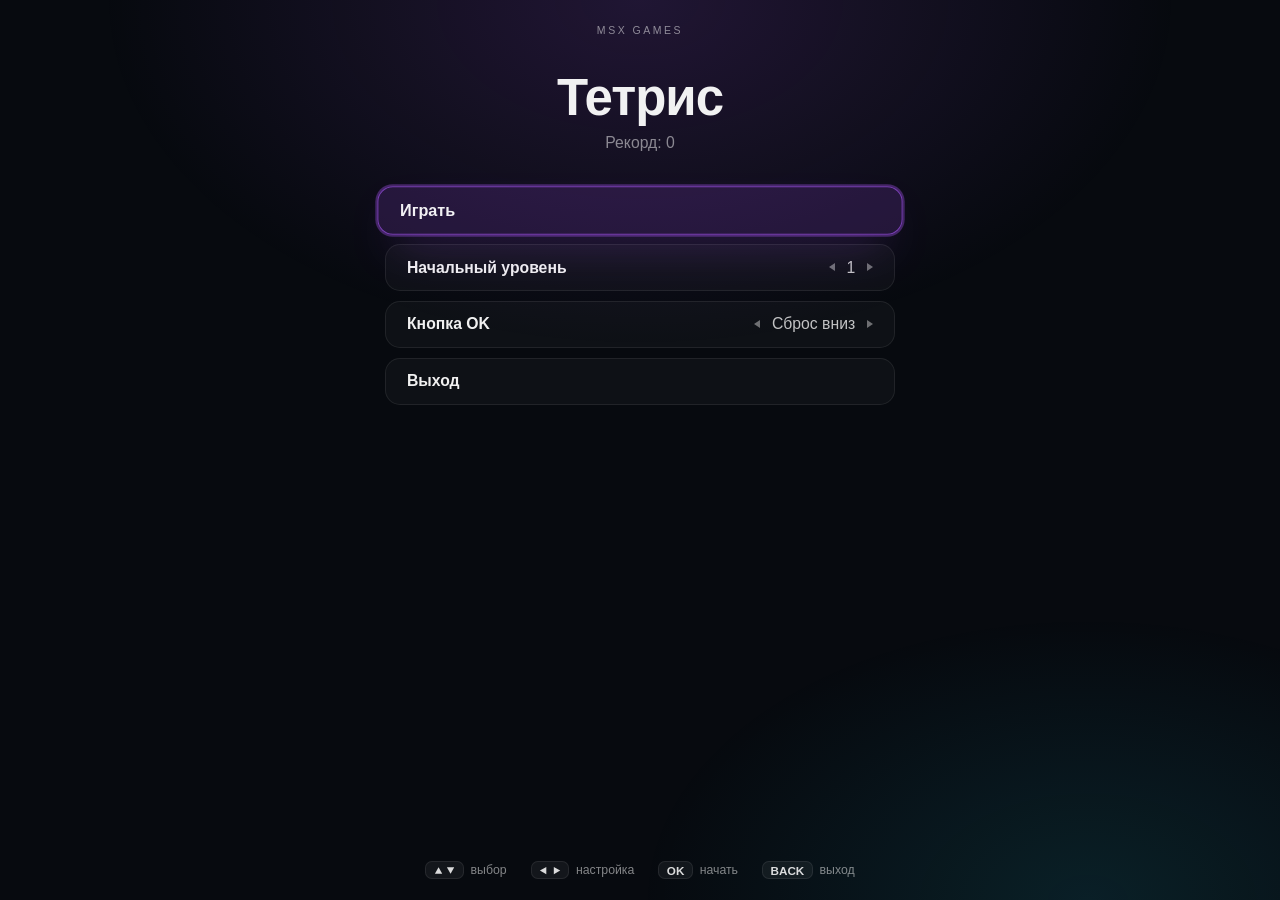
<file: msx/game/tetris/index.html>
<!DOCTYPE html>
<html lang="ru">
<head>
<meta charset="UTF-8"/>
<meta name="viewport" content="width=device-width, initial-scale=1"/>
<title>Тетрис — MSX</title>
<link rel="stylesheet" href="../common.css"/>
<style>:root{--accent:#a855f7;--accent-rgb:168,85,247;--glow2:34,211,238;}</style>
</head>
<body>
<script src="../common.js"></script>
<script>
(function () {
  var COLS = 10;
  var ROWS = 22;          // 2 верхних ряда скрыты
  var HIDDEN = 2;
  var LOCK_DELAY = 0.5;
  var MAX_RESETS = 15;
  var CLEAR_TIME = 0.28;
  var LINE_SCORE = [0, 100, 300, 500, 800];

  var SHAPES = {
    I: [[0, 0, 0, 0], [1, 1, 1, 1], [0, 0, 0, 0], [0, 0, 0, 0]],
    J: [[1, 0, 0], [1, 1, 1], [0, 0, 0]],
    L: [[0, 0, 1], [1, 1, 1], [0, 0, 0]],
    O: [[1, 1], [1, 1]],
    S: [[0, 1, 1], [1, 1, 0], [0, 0, 0]],
    T: [[0, 1, 0], [1, 1, 1], [0, 0, 0]],
    Z: [[1, 1, 0], [0, 1, 1], [0, 0, 0]]
  };
  var COLORS = { I: '#22d3ee', J: '#3b82f6', L: '#f97316', O: '#facc15', S: '#22c55e', T: '#a855f7', Z: '#ef4444' };
  var TYPES = ['I', 'J', 'L', 'O', 'S', 'T', 'Z'];

  // Таблицы отскоков SRS (x вправо, y вверх).
  var KICK = {
    '0>1': [[0, 0], [-1, 0], [-1, 1], [0, -2], [-1, -2]],
    '1>0': [[0, 0], [1, 0], [1, -1], [0, 2], [1, 2]],
    '1>2': [[0, 0], [1, 0], [1, -1], [0, 2], [1, 2]],
    '2>1': [[0, 0], [-1, 0], [-1, 1], [0, -2], [-1, -2]],
    '2>3': [[0, 0], [1, 0], [1, 1], [0, -2], [1, -2]],
    '3>2': [[0, 0], [-1, 0], [-1, -1], [0, 2], [-1, 2]],
    '3>0': [[0, 0], [-1, 0], [-1, -1], [0, 2], [-1, 2]],
    '0>3': [[0, 0], [1, 0], [1, 1], [0, -2], [1, -2]]
  };
  var KICK_I = {
    '0>1': [[0, 0], [-2, 0], [1, 0], [-2, -1], [1, 2]],
    '1>0': [[0, 0], [2, 0], [-1, 0], [2, 1], [-1, -2]],
    '1>2': [[0, 0], [-1, 0], [2, 0], [-1, 2], [2, -1]],
    '2>1': [[0, 0], [1, 0], [-2, 0], [1, -2], [-2, 1]],
    '2>3': [[0, 0], [2, 0], [-1, 0], [2, 1], [-1, -2]],
    '3>2': [[0, 0], [-2, 0], [1, 0], [-2, -1], [1, 2]],
    '3>0': [[0, 0], [1, 0], [-2, 0], [1, -2], [-2, 1]],
    '0>3': [[0, 0], [-1, 0], [2, 0], [-1, 2], [2, -1]]
  };

  function rotateCW(m) {
    var n = m.length;
    var out = [];
    for (var r = 0; r < n; r++) {
      out.push([]);
      for (var c = 0; c < n; c++) { out[r][c] = m[n - 1 - c][r]; }
    }
    return out;
  }

  // CELLS[type][rot] = [[x, y], ...]
  var CELLS = {};
  TYPES.forEach(function (t) {
    var m = SHAPES[t];
    CELLS[t] = [];
    for (var r = 0; r < 4; r++) {
      var list = [];
      for (var y = 0; y < m.length; y++) {
        for (var x = 0; x < m.length; x++) { if (m[y][x]) { list.push([x, y]); } }
      }
      CELLS[t].push(list);
      if (t !== 'O') { m = rotateCW(m); }
    }
  });

  var G, view;
  var board, piece, queue, bag, hold, holdUsed;
  var score, lines, level, startLevel, best, newBest;
  var gravAcc, lockTimer, lockResets, lowestY, clearing, downBlock;
  var okMode = 'drop';
  var L = { cell: 30, bx: 0, by: 0 };

  function gravity(lv) { return Math.max(0.035, 0.9 * Math.pow(0.84, lv - 1)); }

  function fits(t, r, x, y) {
    var cells = CELLS[t][r];
    for (var i = 0; i < cells.length; i++) {
      var cx = x + cells[i][0];
      var cy = y + cells[i][1];
      if (cx < 0 || cx >= COLS || cy >= ROWS) { return false; }
      if (cy >= 0 && board[cy * COLS + cx]) { return false; }
    }
    return true;
  }

  function nextFromBag() {
    if (!bag.length) { bag = MSX.shuffle(TYPES.slice()); }
    return bag.pop();
  }

  function spawn(type) {
    var t = type || queue.shift();
    while (queue.length < 5) { queue.push(nextFromBag()); }
    piece = { t: t, r: 0, x: t === 'O' ? 4 : 3, y: 1 };
    gravAcc = 0;
    lockTimer = 0;
    lockResets = 0;
    lowestY = piece.y;
    downBlock = true;
    if (!fits(piece.t, piece.r, piece.x, piece.y)) { gameOver(); return false; }
    return true;
  }

  function onGround() { return !fits(piece.t, piece.r, piece.x, piece.y + 1); }

  function afterMove() {
    if (onGround() && lockResets < MAX_RESETS) {
      lockTimer = 0;
      lockResets++;
    }
  }

  function move(dx) {
    if (fits(piece.t, piece.r, piece.x + dx, piece.y)) {
      piece.x += dx;
      afterMove();
    }
  }

  function rotate(dir) {
    if (piece.t === 'O') { return; }
    var from = piece.r;
    var to = (from + dir + 4) % 4;
    var kicks = (piece.t === 'I' ? KICK_I : KICK)[from + '>' + to];
    for (var i = 0; i < kicks.length; i++) {
      var nx = piece.x + kicks[i][0];
      var ny = piece.y - kicks[i][1];
      if (fits(piece.t, to, nx, ny)) {
        piece.x = nx;
        piece.y = ny;
        piece.r = to;
        afterMove();
        return;
      }
    }
  }

  function stepDown() {
    if (!fits(piece.t, piece.r, piece.x, piece.y + 1)) { return false; }
    piece.y++;
    if (piece.y > lowestY) { lowestY = piece.y; lockResets = 0; }
    return true;
  }

  function softDrop(rep) {
    if (stepDown()) {
      score++;
      gravAcc = 0;
      updateHud();
    } else if (!rep) {
      lock();
    }
  }

  function hardDrop() {
    var dist = 0;
    while (stepDown()) { dist++; }
    score += dist * 2;
    lock();
  }

  function doHold() {
    if (holdUsed) { return; }
    var t = piece.t;
    var h = hold;
    hold = t;
    holdUsed = true;
    spawn(h || undefined);
  }

  function lock() {
    var cells = CELLS[piece.t][piece.r];
    var visible = false;
    for (var i = 0; i < cells.length; i++) {
      var cx = piece.x + cells[i][0];
      var cy = piece.y + cells[i][1];
      if (cy >= 0) { board[cy * COLS + cx] = piece.t; }
      if (cy >= HIDDEN) { visible = true; }
    }
    piece = null;
    if (!visible) { gameOver(); return; }

    var full = [];
    for (var y = 0; y < ROWS; y++) {
      var ok = true;
      for (var x = 0; x < COLS; x++) { if (!board[y * COLS + x]) { ok = false; break; } }
      if (ok) { full.push(y); }
    }
    holdUsed = false;
    if (full.length) {
      clearing = { rows: full, t: 0 };
    } else {
      spawn();
    }
    updateHud();
  }

  function finishClear() {
    var rows = clearing.rows;
    clearing = null;
    for (var i = 0; i < rows.length; i++) {
      var row = rows[i];
      for (var y = row; y > 0; y--) {
        for (var x = 0; x < COLS; x++) { board[y * COLS + x] = board[(y - 1) * COLS + x]; }
      }
      for (var x2 = 0; x2 < COLS; x2++) { board[x2] = 0; }
    }
    var n = rows.length;
    var oldLevel = level;
    score += LINE_SCORE[n] * level;
    lines += n;
    level = startLevel + Math.floor(lines / 10);
    if (n === 4) { G.toast('ТЕТРИС!  +' + MSX.fmtNum(LINE_SCORE[4] * oldLevel)); }
    else if (level !== oldLevel) { G.toast('Уровень ' + level); }
    updateHud();
    spawn();
  }

  function updateHud() {
    if (score > best) {
      best = score;
      newBest = true;
      MSX.store.set('tetris.best', best);
    }
    G.hud('score', MSX.fmtNum(score));
    G.hud('lines', lines);
    G.hud('level', level);
    G.hud('best', MSX.fmtNum(best));
  }

  function gameOver() {
    piece = null;
    updateHud();
    G.finish({
      title: 'Игра окончена',
      stats: [
        ['Счёт', MSX.fmtNum(score), newBest],
        ['Линии', lines],
        ['Уровень', level],
        ['Рекорд', MSX.fmtNum(best)]
      ]
    });
  }

  /* ---------------- отрисовка ---------------- */

  function shade(hex, f) {
    var r = parseInt(hex.slice(1, 3), 16);
    var g = parseInt(hex.slice(3, 5), 16);
    var b = parseInt(hex.slice(5, 7), 16);
    if (f > 0) { r += (255 - r) * f; g += (255 - g) * f; b += (255 - b) * f; }
    else { r *= 1 + f; g *= 1 + f; b *= 1 + f; }
    return 'rgb(' + Math.round(r) + ',' + Math.round(g) + ',' + Math.round(b) + ')';
  }
  var LIGHT = {}, DARK = {};
  TYPES.forEach(function (t) { LIGHT[t] = shade(COLORS[t], 0.35); DARK[t] = shade(COLORS[t], -0.35); });

  function block(ctx, x, y, s, t, alpha) {
    var g = Math.max(1, Math.round(s * 0.06));
    ctx.globalAlpha = alpha === undefined ? 1 : alpha;
    ctx.fillStyle = DARK[t];
    MSX.rrect(ctx, x + g, y + g, s - g * 2, s - g * 2, s * 0.16);
    ctx.fill();
    ctx.fillStyle = COLORS[t];
    MSX.rrect(ctx, x + g, y + g, s - g * 2, s - g * 2 - s * 0.1, s * 0.16);
    ctx.fill();
    ctx.fillStyle = LIGHT[t];
    ctx.fillRect(x + s * 0.22, y + s * 0.18, s * 0.56, s * 0.1);
    ctx.globalAlpha = 1;
  }

  function miniPiece(ctx, t, cx, cy, s, alpha) {
    var cells = CELLS[t][0];
    var minX = 9, maxX = -1, minY = 9, maxY = -1;
    for (var i = 0; i < cells.length; i++) {
      minX = Math.min(minX, cells[i][0]); maxX = Math.max(maxX, cells[i][0]);
      minY = Math.min(minY, cells[i][1]); maxY = Math.max(maxY, cells[i][1]);
    }
    var ox = cx - (maxX - minX + 1) * s / 2 - minX * s;
    var oy = cy - (maxY - minY + 1) * s / 2 - minY * s;
    for (var j = 0; j < cells.length; j++) {
      block(ctx, ox + cells[j][0] * s, oy + cells[j][1] * s, s, t, alpha);
    }
  }

  function panel(ctx, x, y, w, h, title) {
    ctx.fillStyle = 'rgba(255,255,255,.035)';
    MSX.rrect(ctx, x, y, w, h, L.cell * 0.5);
    ctx.fill();
    ctx.strokeStyle = 'rgba(255,255,255,.08)';
    ctx.lineWidth = 1;
    ctx.stroke();
    ctx.fillStyle = 'rgba(255,255,255,.5)';
    ctx.font = '600 ' + Math.round(L.cell * 0.42) + 'px sans-serif';
    ctx.textAlign = 'center';
    ctx.fillText(title, x + w / 2, y + L.cell * 0.85);
    ctx.textAlign = 'left';
  }

  function ghostY() {
    var y = piece.y;
    while (fits(piece.t, piece.r, piece.x, y + 1)) { y++; }
    return y;
  }

  function draw() {
    var ctx = view.ctx;
    var s = L.cell;
    ctx.clearRect(0, 0, view.w, view.h);

    var bw = COLS * s;
    var bh = (ROWS - HIDDEN) * s;
    var bx = L.bx;
    var by = L.by;

    // поле
    ctx.fillStyle = 'rgba(8,12,18,.92)';
    MSX.rrect(ctx, bx - 6, by - 6, bw + 12, bh + 12, 12);
    ctx.fill();
    ctx.strokeStyle = 'rgba(168,85,247,.35)';
    ctx.lineWidth = 2;
    ctx.stroke();
    ctx.strokeStyle = 'rgba(255,255,255,.04)';
    ctx.lineWidth = 1;
    ctx.beginPath();
    for (var gx = 1; gx < COLS; gx++) { ctx.moveTo(bx + gx * s + 0.5, by); ctx.lineTo(bx + gx * s + 0.5, by + bh); }
    for (var gy = 1; gy < ROWS - HIDDEN; gy++) { ctx.moveTo(bx, by + gy * s + 0.5); ctx.lineTo(bx + bw, by + gy * s + 0.5); }
    ctx.stroke();

    var flashRows = {};
    var flashA = 0;
    if (clearing) {
      for (var fr = 0; fr < clearing.rows.length; fr++) { flashRows[clearing.rows[fr]] = true; }
      flashA = 1 - clearing.t / CLEAR_TIME;
    }

    for (var y = HIDDEN; y < ROWS; y++) {
      for (var x = 0; x < COLS; x++) {
        var t = board[y * COLS + x];
        if (!t) { continue; }
        var px = bx + x * s;
        var py = by + (y - HIDDEN) * s;
        if (flashRows[y]) {
          block(ctx, px, py, s, t, flashA);
          ctx.fillStyle = 'rgba(255,255,255,' + (flashA * 0.85) + ')';
          ctx.fillRect(px + 1, py + 1, s - 2, s - 2);
        } else {
          block(ctx, px, py, s, t);
        }
      }
    }

    if (piece) {
      var cells = CELLS[piece.t][piece.r];
      var gyy = ghostY();
      ctx.strokeStyle = COLORS[piece.t];
      ctx.globalAlpha = 0.55;
      ctx.lineWidth = 2;
      for (var i = 0; i < cells.length; i++) {
        var cy = gyy + cells[i][1];
        if (cy < HIDDEN) { continue; }
        MSX.rrect(ctx, bx + (piece.x + cells[i][0]) * s + 3, by + (cy - HIDDEN) * s + 3, s - 6, s - 6, s * 0.14);
        ctx.stroke();
      }
      ctx.globalAlpha = 1;
      for (var j = 0; j < cells.length; j++) {
        var py2 = piece.y + cells[j][1];
        if (py2 < HIDDEN) { continue; }
        block(ctx, bx + (piece.x + cells[j][0]) * s, by + (py2 - HIDDEN) * s, s, piece.t);
      }
    }

    // боковые панели
    var pw = s * 5;
    var lx = bx - pw - s * 1.2;
    var rx = bx + bw + s * 1.2;
    panel(ctx, lx, by, pw, s * 4.2, 'ЗАПАС');
    if (hold) { miniPiece(ctx, hold, lx + pw / 2, by + s * 2.5, s * 0.8, holdUsed ? 0.35 : 1); }
    ctx.fillStyle = 'rgba(255,255,255,.35)';
    ctx.font = Math.round(s * 0.38) + 'px sans-serif';
    ctx.textAlign = 'center';
    ctx.fillText('кнопка 0', lx + pw / 2, by + s * 4.9);
    ctx.textAlign = 'left';

    panel(ctx, rx, by, pw, s * 12.5, 'ДАЛЕЕ');
    for (var q = 0; q < Math.min(5, queue.length); q++) {
      var size = q === 0 ? s * 0.85 : s * 0.62;
      var cyq = q === 0 ? by + s * 2.6 : by + s * 4.9 + (q - 1) * s * 2.1;
      miniPiece(ctx, queue[q], rx + pw / 2, cyq, size, q === 0 ? 1 : 0.7);
    }
  }

  function resize(w, h) {
    var s = Math.floor(Math.min(h / (ROWS - HIDDEN + 0.6), w / (COLS + 15)));
    L.cell = Math.max(10, s);
    L.bx = Math.round((w - COLS * L.cell) / 2);
    L.by = Math.round((h - (ROWS - HIDDEN) * L.cell) / 2);
  }

  /* ---------------- движок ---------------- */

  G = MSX.game({
    id: 'tetris',
    title: 'Тетрис',
    continuous: true,
    options: [
      { key: 'level', label: 'Начальный уровень', values: [{ value: 1, label: '1' }, { value: 5, label: '5' }, { value: 10, label: '10' }], def: 1 },
      { key: 'ok', label: 'Кнопка OK', values: [{ value: 'drop', label: 'Сброс вниз' }, { value: 'rotate', label: 'Поворот' }], def: 'drop' }
    ],
    hud: [
      { key: 'score', label: 'Счёт' },
      { key: 'lines', label: 'Линии' },
      { key: 'level', label: 'Уровень', value: 1 },
      { key: 'best', label: 'Рекорд' }
    ],
    info: function () { return 'Рекорд: ' + MSX.fmtNum(MSX.store.get('tetris.best', 0)); },
    start: function (s) {
      view = G.canvas();
      okMode = s.ok;
      G.hints(okMode === 'drop'
        ? [['◀ ▶', 'сдвиг'], ['▲', 'поворот'], ['▼', 'вниз'], ['OK', 'сброс'], ['1 / 3', 'поворот влево / вправо'], ['0', 'запас'], ['BACK', 'пауза']]
        : [['◀ ▶', 'сдвиг'], ['OK', 'поворот'], ['▼', 'вниз'], ['▲', 'сброс'], ['1 / 3', 'поворот влево / вправо'], ['0', 'запас'], ['BACK', 'пауза']]);
      board = [];
      for (var i = 0; i < COLS * ROWS; i++) { board.push(0); }
      bag = [];
      queue = [];
      while (queue.length < 5) { queue.push(nextFromBag()); }
      hold = null;
      holdUsed = false;
      clearing = null;
      score = 0;
      lines = 0;
      startLevel = s.level;
      level = startLevel;
      best = MSX.store.get('tetris.best', 0);
      newBest = false;
      resize(view.w, view.h);
      updateHud();
      spawn();
    },
    resize: resize,
    update: function (dt) {
      if (clearing) {
        clearing.t += dt;
        if (clearing.t >= CLEAR_TIME) { finishClear(); }
        return;
      }
      if (!piece) { return; }
      gravAcc += dt;
      var g = gravity(level);
      while (gravAcc >= g) {
        gravAcc -= g;
        if (!stepDown()) { gravAcc = 0; break; }
      }
      if (onGround()) {
        lockTimer += dt;
        if (lockTimer >= LOCK_DELAY) { lock(); }
      } else {
        lockTimer = 0;
      }
    },
    draw: draw,
    key: function (k, rep) {
      if (k === 'back') { return false; }
      if (!piece || clearing) { return true; }
      if (k === 'left') { move(-1); }
      else if (k === 'right') { move(1); }
      else if (k === 'down') {
        if (rep && downBlock) { return true; }
        downBlock = false;
        softDrop(rep);
      }
      else if (k === 'up') {
        if (rep) { return true; }
        if (okMode === 'drop') { rotate(1); } else { hardDrop(); }
      }
      else if (k === 'ok') {
        if (rep) { return true; }
        if (okMode === 'drop') { hardDrop(); } else { rotate(1); }
      }
      else if (k === '1' && !rep) { rotate(-1); }
      else if ((k === '3' || k === '2') && !rep) { rotate(1); }
      else if (k === '5' && !rep) { hardDrop(); }
      else if (k === '0' && !rep) { doHold(); }
      return true;
    }
  });
})();
</script>
</body>
</html>
</file>
<file: msx/game/common.css>
/* Общие стили игр MSX. Подключается вместе с common.js. */
:root{
  color-scheme: dark;
  --bg:#070a0f;
  --line:rgba(255,255,255,.08);
  --text:rgba(255,255,255,.94);
  --muted:rgba(255,255,255,.5);
  --accent:#4c8dff;
  --accent-rgb:76,141,255;
  --glow2:140,69,247;
}
*{box-sizing:border-box;}
html{font-size:20px;}
html,body{height:100%;margin:0;overflow:hidden;}
body{
  background:var(--bg);
  color:var(--text);
  font-family:-apple-system,BlinkMacSystemFont,"Segoe UI",Roboto,Arial,sans-serif;
  -webkit-font-smoothing:antialiased;
  -webkit-user-select:none;
  user-select:none;
  -webkit-tap-highlight-color:transparent;
}
.msx-glow{
  position:fixed;top:0;right:0;bottom:0;left:0;
  pointer-events:none;
  background:
    radial-gradient(60% 55% at 50% 0%,rgba(var(--accent-rgb),.16),transparent 70%),
    radial-gradient(50% 45% at 85% 100%,rgba(var(--glow2),.11),transparent 70%);
}
#msx-app{position:relative;height:100%;}
.msx-screen{
  position:absolute;top:0;right:0;bottom:0;left:0;
  display:none;
  flex-direction:column;
  padding:1.6rem 2.2rem 1.2rem;
}
.msx-screen.active{display:flex;}

/* ---------- меню ---------- */
.msx-brand{text-align:center;font-size:.7rem;letter-spacing:.24em;text-transform:uppercase;color:var(--muted);}
.msx-head{margin-top:3vh;text-align:center;}
.msx-head h1{margin:.3rem 0 0;font-size:3.4rem;font-weight:650;letter-spacing:-.02em;}
.msx-head .msx-sub{margin:.5rem 0 0;color:var(--muted);font-size:1.05rem;min-height:1.3em;}
.msx-list{display:flex;flex-direction:column;width:100%;}
#msx-menu .msx-list{width:34rem;max-width:100%;margin:2.2rem auto 0;}
.msx-item{
  display:flex;
  align-items:center;
  padding:.9rem 1.4rem;
  margin-bottom:.65rem;
  border-radius:1rem;
  border:1px solid var(--line);
  background:rgba(255,255,255,.03);
  font-size:1.05rem;
  transition:transform .12s ease,background .12s ease,border-color .12s ease,box-shadow .12s ease;
}
.msx-item .name{font-weight:550;}
.msx-item .val{margin-left:auto;color:rgba(255,255,255,.75);font-variant-numeric:tabular-nums;}
/* стрелки настройки — CSS-треугольники, без символов шрифта */
.msx-item .val:before,.msx-item .val:after{
  content:"";
  display:inline-block;
  vertical-align:.08em;
  border:solid transparent;
  border-width:.3em;
}
.msx-item .val:before{border-left-width:0;border-right:.42em solid rgba(255,255,255,.4);margin-right:.75em;}
.msx-item .val:after{border-right-width:0;border-left:.42em solid rgba(255,255,255,.4);margin-left:.75em;}
.msx-item.sel .val:before{border-right-color:#fff;}
.msx-item.sel .val:after{border-left-color:#fff;}
.msx-item.sel{
  background:rgba(var(--accent-rgb),.16);
  border-color:rgba(var(--accent-rgb),.65);
  transform:scale(1.03);
  box-shadow:0 0 0 2px rgba(var(--accent-rgb),.35),0 20px 44px -20px rgba(var(--accent-rgb),.85);
}
.msx-item.sel .val{color:#fff;}
.msx-spacer{flex:1;}

/* ---------- игра ---------- */
.msx-hud{display:flex;justify-content:center;flex-wrap:wrap;}
.msx-hud-item{
  display:flex;
  flex-direction:column;
  align-items:center;
  min-width:8rem;
  margin:0 .6rem;
  padding:.4rem 1.1rem;
  border:1px solid var(--line);
  border-radius:.9rem;
  background:rgba(255,255,255,.03);
}
.msx-hud-label{font-size:.62rem;letter-spacing:.18em;text-transform:uppercase;color:var(--muted);}
.msx-hud b{font-size:1.4rem;font-variant-numeric:tabular-nums;white-space:nowrap;}
.msx-stage{position:relative;flex:1;min-height:0;margin:.9rem 0;}
.msx-stage canvas{position:absolute;top:0;left:0;display:block;}
.msx-hints{
  display:flex;
  flex-wrap:wrap;
  justify-content:center;
  color:var(--muted);
  font-size:.82rem;
}
.msx-hints span{display:inline-flex;align-items:center;margin:.2rem .8rem;}
.msx-kbd{
  margin-right:.45rem;
  border:1px solid var(--line);
  background:rgba(255,255,255,.05);
  border-radius:.45rem;
  padding:.1rem .5rem;
  color:rgba(255,255,255,.85);
  font-size:.78rem;
  font-weight:600;
}

/* ---------- оверлей ---------- */
.msx-overlay{
  position:fixed;top:0;right:0;bottom:0;left:0;
  z-index:10;
  display:flex;
  align-items:center;
  justify-content:center;
  background:rgba(4,7,11,.76);
  opacity:0;
  visibility:hidden;
  transition:opacity .15s ease,visibility 0s linear .15s;
}
.msx-overlay.show{opacity:1;visibility:visible;transition:opacity .15s ease;}
.msx-panel{
  width:34rem;
  max-width:88vw;
  padding:2rem;
  border-radius:1.4rem;
  border:1px solid var(--line);
  background:linear-gradient(180deg,rgba(20,28,39,.98),rgba(12,17,24,.98));
  box-shadow:0 40px 90px -30px rgba(0,0,0,.9);
}
.msx-panel h2{margin:0 0 .35rem;font-size:1.9rem;font-weight:650;}
.msx-panel p{margin:0 0 1.3rem;color:var(--muted);font-size:.98rem;line-height:1.4;}
.msx-stats{margin:0 0 1.3rem;border-top:1px solid var(--line);}
.msx-stat{display:flex;padding:.55rem .2rem;border-bottom:1px solid var(--line);font-size:.98rem;}
.msx-stat span{color:var(--muted);}
.msx-stat b{margin-left:auto;font-variant-numeric:tabular-nums;}
.msx-stat.hi b{color:#fbbf24;}

/* ---------- всплывающее сообщение ---------- */
.msx-toast{
  position:fixed;
  left:50%;
  top:22%;
  z-index:9;
  padding:.7rem 1.6rem;
  border-radius:1rem;
  background:rgba(10,14,20,.88);
  border:1px solid rgba(var(--accent-rgb),.55);
  font-size:1.5rem;
  font-weight:650;
  white-space:nowrap;
  pointer-events:none;
  opacity:0;
  -webkit-transform:translate(-50%,10px);
  transform:translate(-50%,10px);
  transition:opacity .2s ease,transform .2s ease;
}
.msx-toast.show{opacity:1;-webkit-transform:translate(-50%,0);transform:translate(-50%,0);}
</file>
